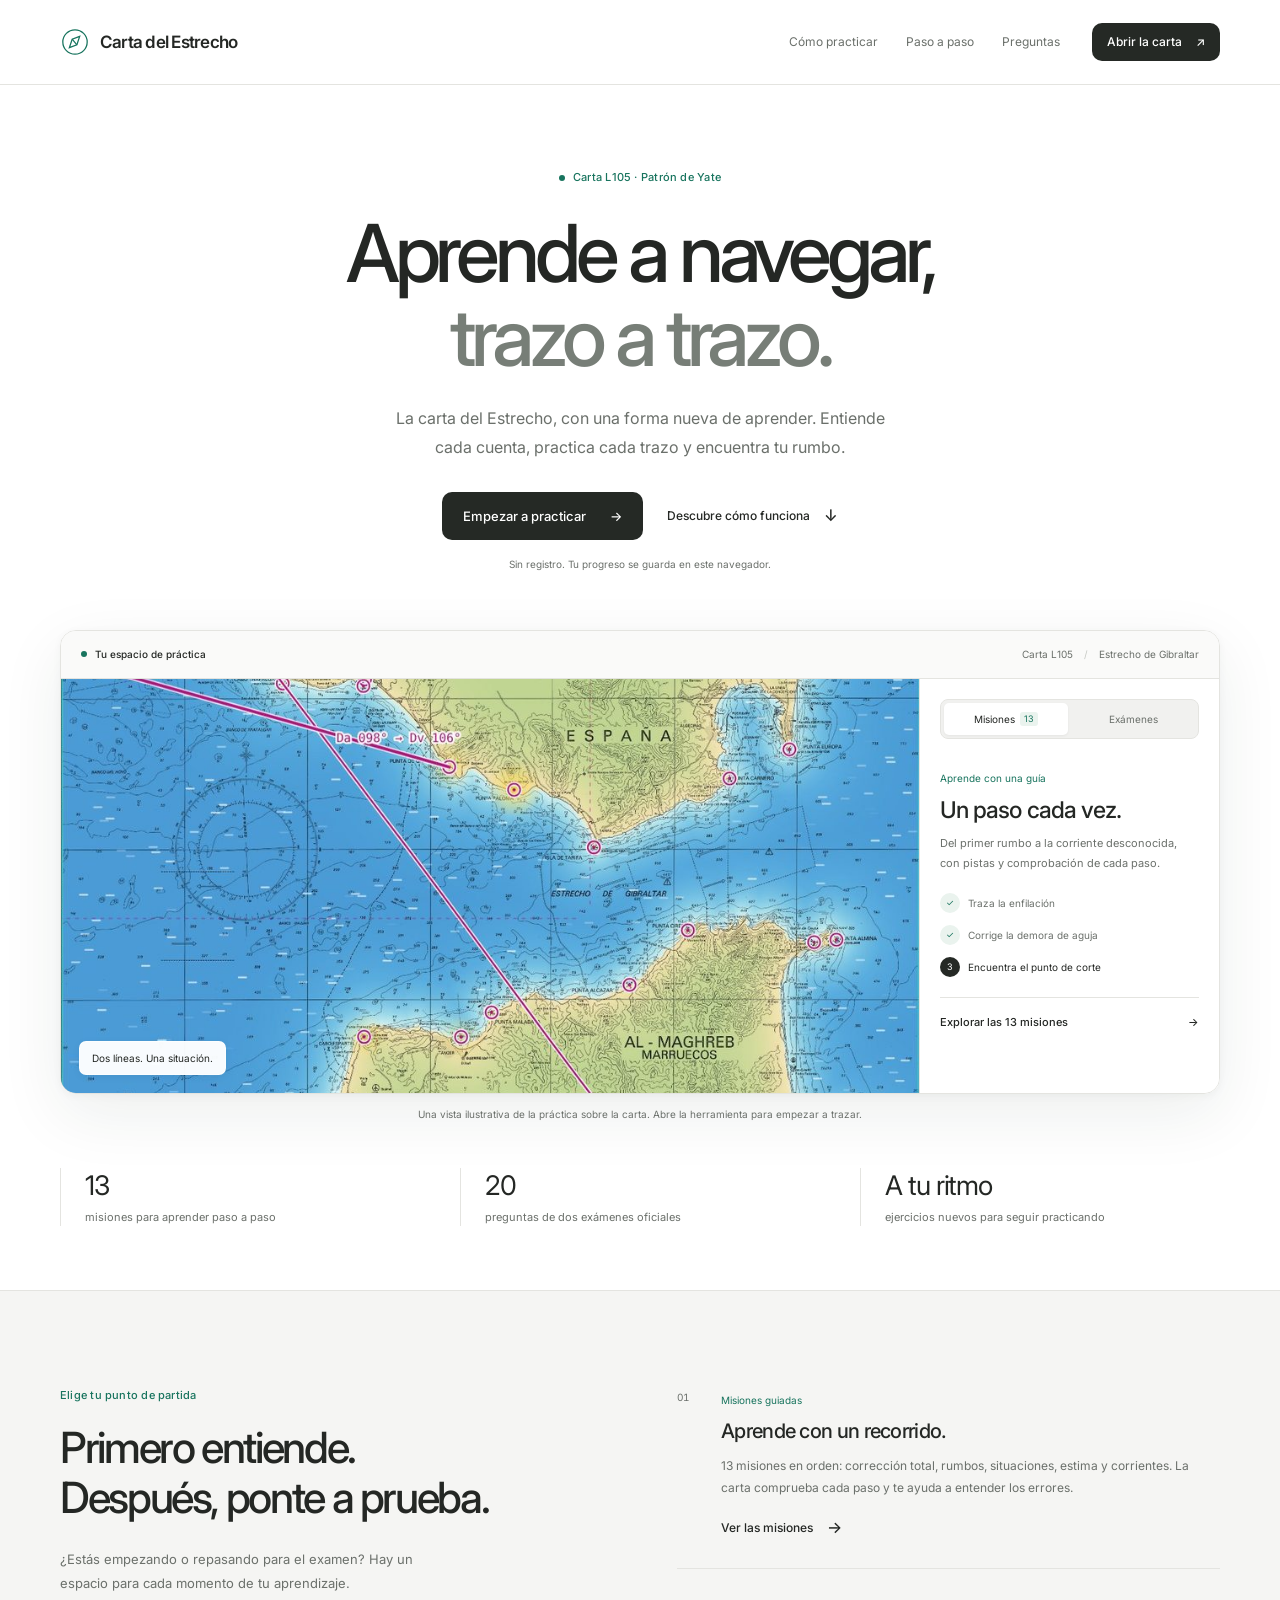
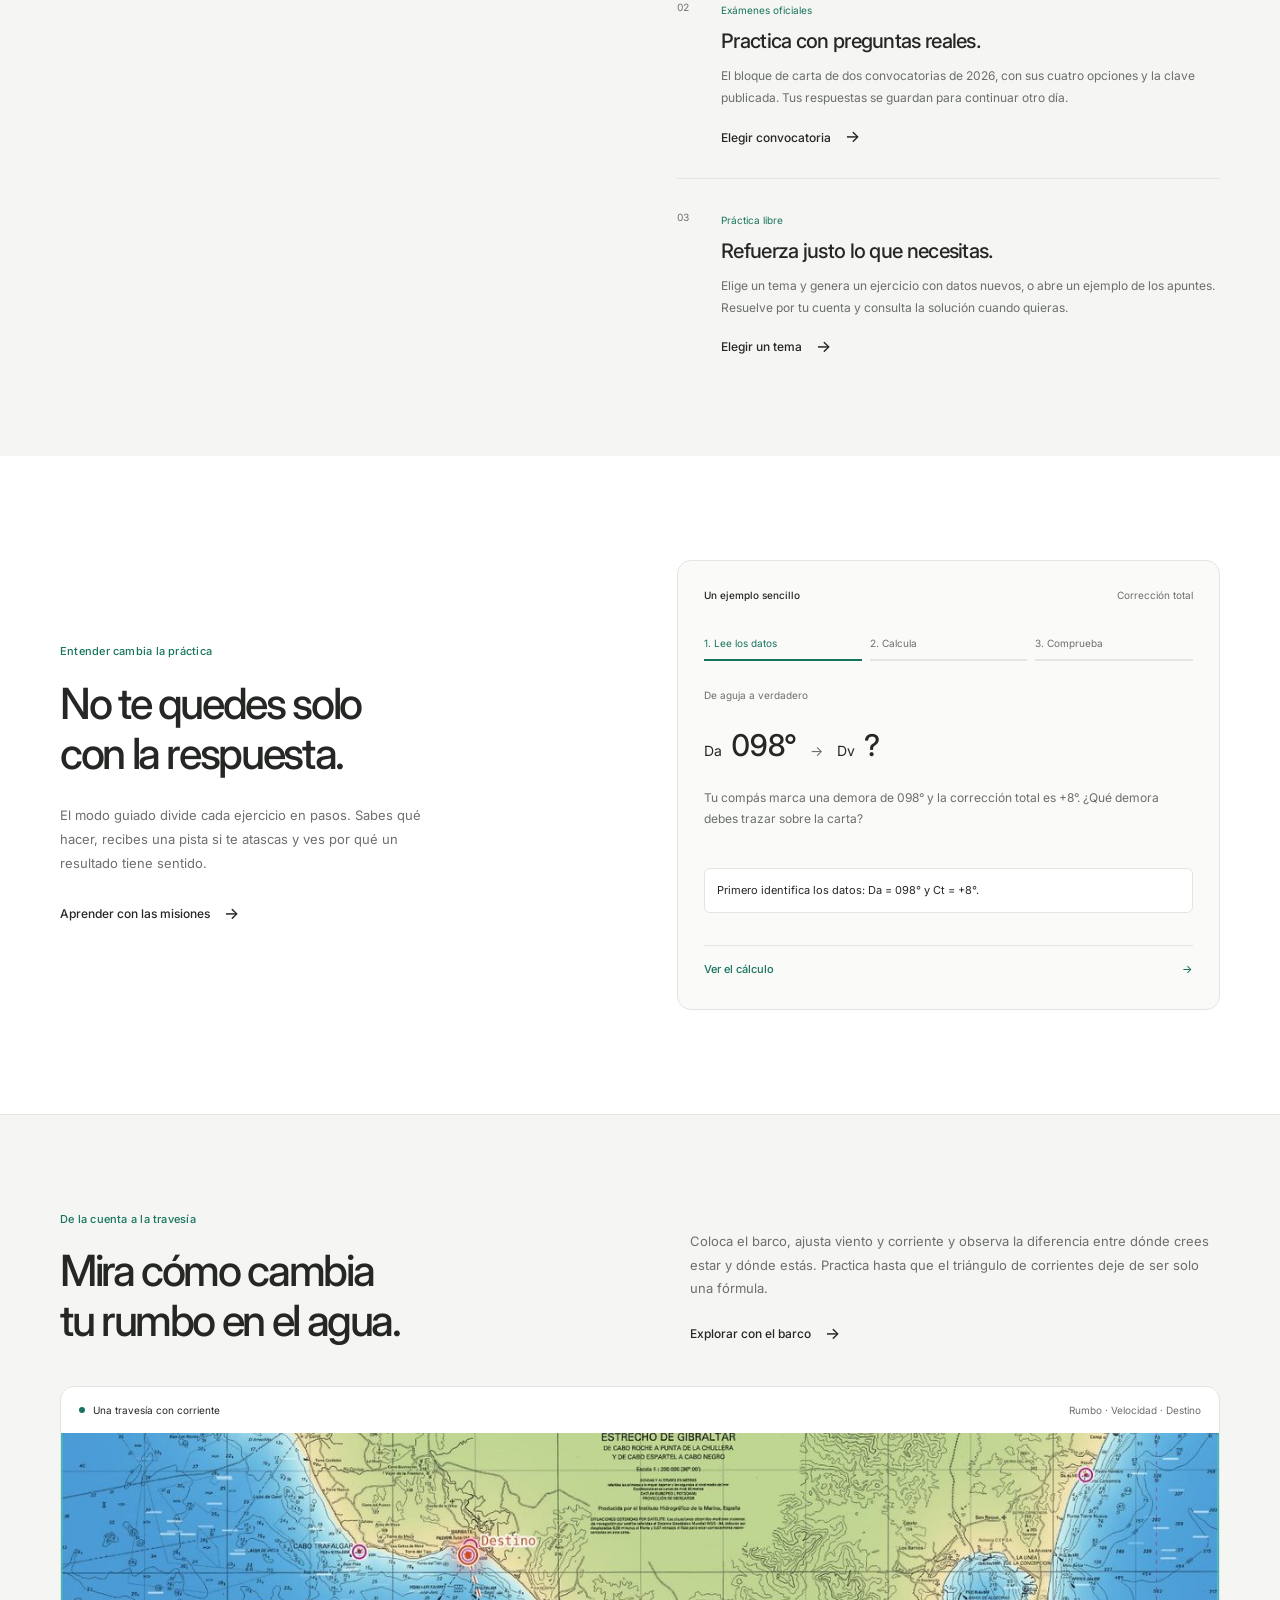
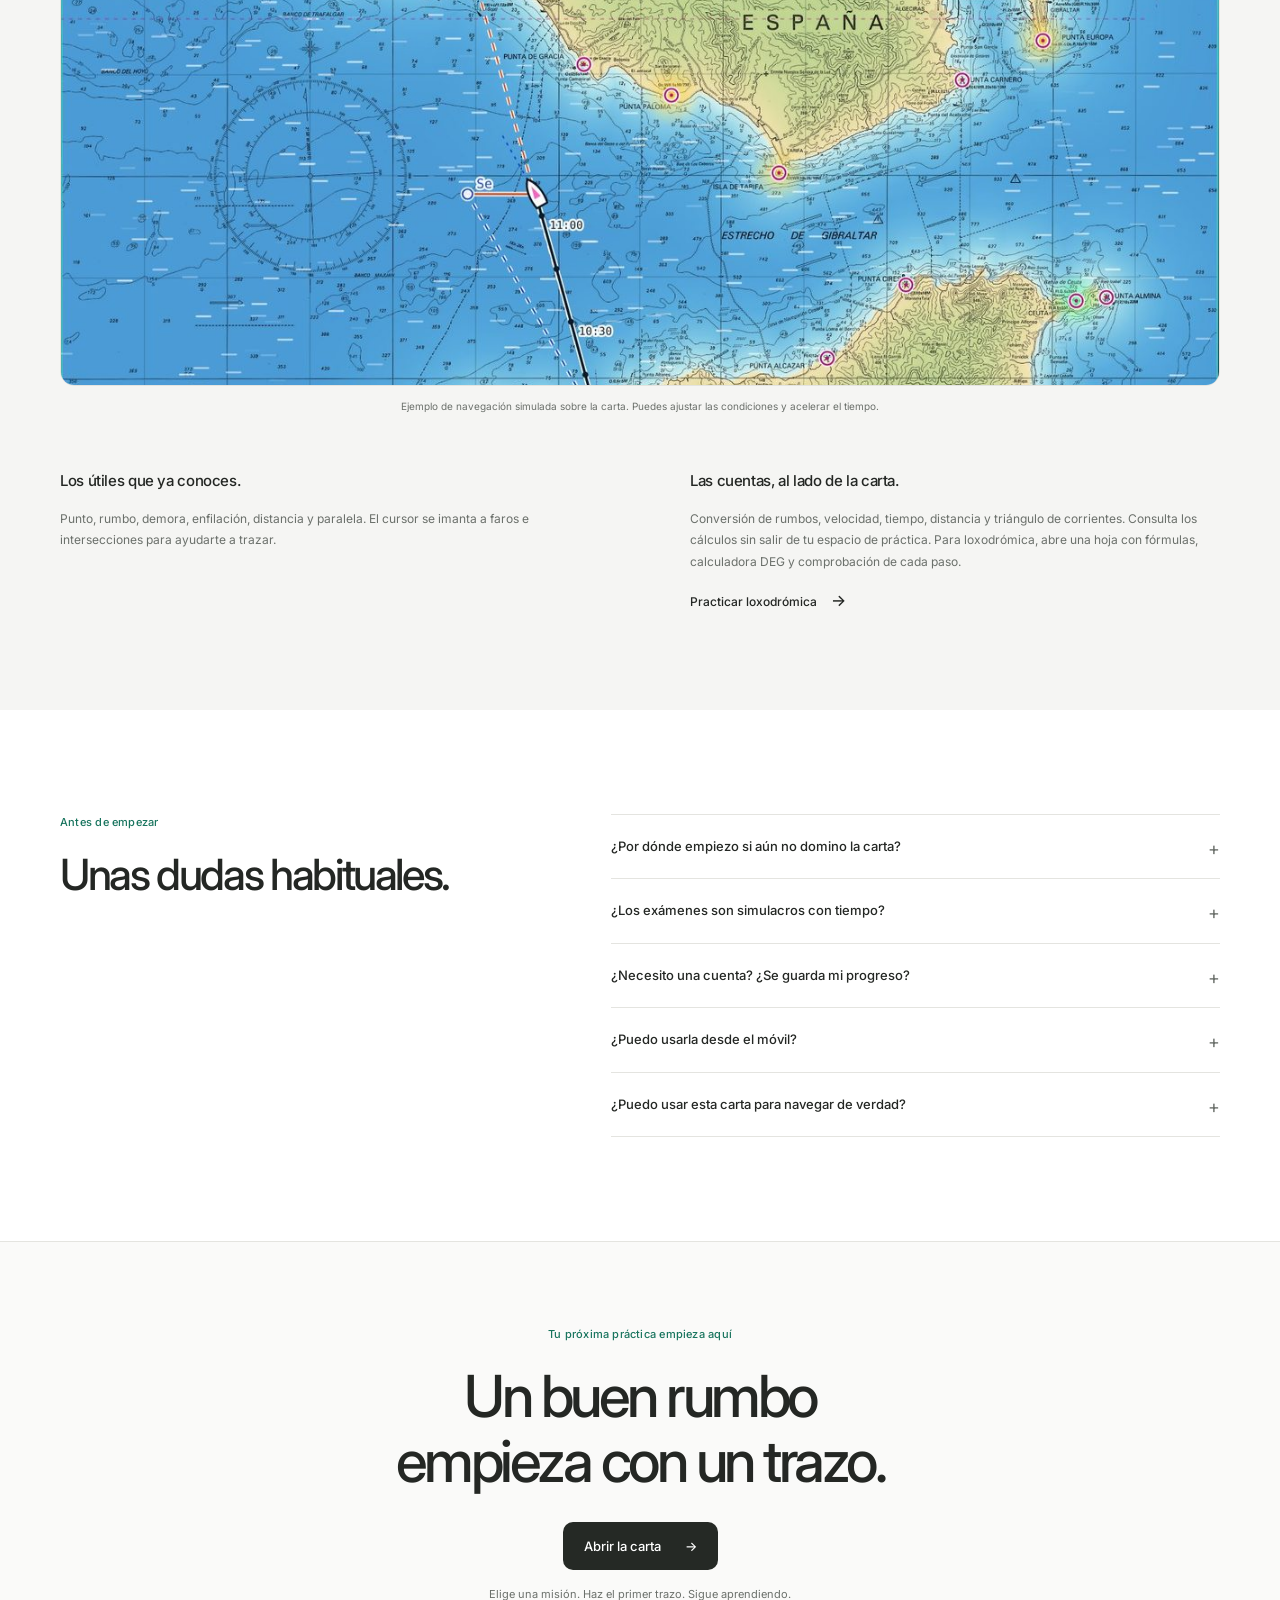
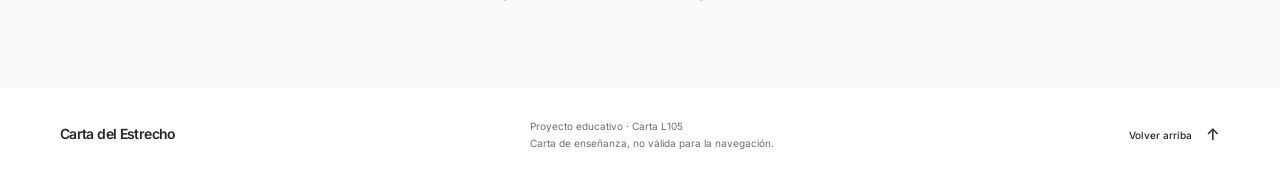
<file: index.html>
<!doctype html>
<html lang="es">
<head>
  <meta charset="utf-8">
  <meta name="viewport" content="width=device-width, initial-scale=1">
  <meta name="theme-color" content="#f5f5f3">
  <title>Carta del Estrecho · Aprende a navegar, trazo a trazo</title>
  <meta name="description" content="Practica la carta L105 del Estrecho: 13 misiones guiadas, preguntas oficiales de Patrón de Yate, ejercicios libres y un barco para explorar viento y corriente.">
  <meta property="og:title" content="Carta del Estrecho · Aprende a navegar, trazo a trazo">
  <meta property="og:description" content="Tu espacio de práctica para la carta de Patrón de Yate. Aprende paso a paso o pon a prueba lo que sabes.">
  <meta property="og:image" content="img/guiado.jpg">
  <link rel="preconnect" href="https://fonts.googleapis.com">
  <link rel="preconnect" href="https://fonts.gstatic.com" crossorigin>
  <link href="https://fonts.googleapis.com/css2?family=Inter:wght@400;500;600;700&display=swap" rel="stylesheet">
  <link rel="stylesheet" href="theme.css">
  <link rel="stylesheet" href="styles.css">
  <script src="landing.js" defer></script>
</head>
<body>
  <a class="skip-link" href="#contenido">Saltar al contenido</a>
  <header class="site-header">
    <div class="container header-inner">
      <a class="site-brand" href="index.html" aria-label="Carta del Estrecho, inicio">
        <svg class="brand-symbol" viewBox="0 0 32 32" fill="none" aria-hidden="true"><circle cx="16" cy="16" r="13"/><path d="m21 10-3 9-8 3 3-9 8-3Z"/><path d="m13 13 5 6"/></svg>
        <span>Carta del Estrecho</span>
      </a>
      <nav class="site-nav" aria-label="Navegación principal">
        <a href="#practicar">Cómo practicar</a>
        <a href="#como">Paso a paso</a>
        <a href="#preguntas">Preguntas</a>
      </nav>
      <a class="button button-small" href="carta/index.html">Abrir la carta <span aria-hidden="true">↗</span></a>
    </div>
  </header>

  <main id="contenido">
    <section class="hero container" aria-labelledby="hero-title">
      <div class="hero-copy">
        <p class="eyebrow"><span class="status-dot" aria-hidden="true"></span> Carta L105 · Patrón de Yate</p>
        <h1 id="hero-title">Aprende a navegar,<br><span>trazo a trazo.</span></h1>
        <p class="hero-description">La carta del Estrecho, con una forma nueva de aprender. Entiende cada cuenta, practica cada trazo y encuentra tu rumbo.</p>
        <div class="hero-actions">
          <a class="button" href="carta/index.html#misiones">Empezar a practicar <span aria-hidden="true">→</span></a>
          <a class="text-link" href="#como">Descubre cómo funciona <span aria-hidden="true">↓</span></a>
        </div>
        <p class="hero-note">Sin registro. Tu progreso se guarda en este navegador.</p>
      </div>

      <figure class="product-figure">
        <div class="product-preview">
          <div class="preview-topbar" aria-hidden="true">
            <span class="preview-title"><span class="status-dot"></span> Tu espacio de práctica</span>
            <span>Carta L105 <span class="preview-divider">/</span> Estrecho de Gibraltar</span>
          </div>
          <div class="preview-workspace">
            <div class="preview-chart">
              <svg viewBox="150 270 1018 628" preserveAspectRatio="xMidYMid slice" role="img" aria-label="Ejemplo de una enfilación y una demora trazadas sobre la carta del Estrecho">
                <image href="img/guiado.jpg" x="0" y="0" width="1600" height="1000"/>
              </svg>
              <span class="map-caption">Dos líneas. Una situación.</span>
            </div>
            <div class="preview-notebook">
              <div class="preview-tabs" role="tablist" aria-label="Vista de ejemplo">
                <button id="preview-tab-misiones" role="tab" data-preview="misiones" aria-controls="preview-misiones" aria-selected="true">Misiones <span>13</span></button>
                <button id="preview-tab-examenes" role="tab" data-preview="examenes" aria-controls="preview-examenes" aria-selected="false" tabindex="-1">Exámenes</button>
              </div>
              <div id="preview-misiones" role="tabpanel" aria-labelledby="preview-tab-misiones">
                <span class="preview-kicker">Aprende con una guía</span>
                <h2>Un paso cada vez.</h2>
                <p>Del primer rumbo a la corriente desconocida, con pistas y comprobación de cada paso.</p>
                <ol class="preview-checklist">
                  <li><span aria-hidden="true">✓</span> Traza la enfilación</li>
                  <li><span aria-hidden="true">✓</span> Corrige la demora de aguja</li>
                  <li class="current"><span aria-hidden="true">3</span> Encuentra el punto de corte</li>
                </ol>
                <a class="preview-link" href="carta/index.html#misiones">Explorar las 13 misiones <span aria-hidden="true">→</span></a>
              </div>
              <div id="preview-examenes" role="tabpanel" aria-labelledby="preview-tab-examenes" hidden>
                <span class="preview-kicker">Pon a prueba lo que sabes</span>
                <h2>A tu ritmo.</h2>
                <p>Dos convocatorias de 2026. Preguntas oficiales con cuatro opciones, corrección y ayuda cuando la necesites.</p>
                <div class="preview-exam-list"><span>Abril de 2026 <strong>10 preguntas</strong></span><span>Junio de 2026 <strong>10 preguntas</strong></span></div>
                <a class="preview-link" href="carta/index.html#examenes">Elegir un examen <span aria-hidden="true">→</span></a>
              </div>
            </div>
          </div>
        </div>
        <figcaption>Una vista ilustrativa de la práctica sobre la carta. Abre la herramienta para empezar a trazar.</figcaption>
      </figure>

      <dl class="hero-facts">
        <div><dt>13</dt><dd>misiones para aprender paso a paso</dd></div>
        <div><dt>20</dt><dd>preguntas de dos exámenes oficiales</dd></div>
        <div><dt>A tu ritmo</dt><dd>ejercicios nuevos para seguir practicando</dd></div>
      </dl>
    </section>

    <section id="practicar" class="practice-section section-border" aria-labelledby="practice-title">
      <div class="container practice-layout">
        <div class="section-heading">
          <p class="eyebrow">Elige tu punto de partida</p>
          <h2 id="practice-title">Primero entiende.<br>Después, ponte a prueba.</h2>
          <p>¿Estás empezando o repasando para el examen? Hay un espacio para cada momento de tu aprendizaje.</p>
        </div>
        <div class="practice-paths">
          <article class="practice-path">
            <span class="path-number">01</span>
            <div><span class="path-label">Misiones guiadas</span><h3>Aprende con un recorrido.</h3><p>13 misiones en orden: corrección total, rumbos, situaciones, estima y corrientes. La carta comprueba cada paso y te ayuda a entender los errores.</p><a class="text-link" href="carta/index.html#misiones">Ver las misiones <span aria-hidden="true">→</span></a></div>
          </article>
          <article class="practice-path">
            <span class="path-number">02</span>
            <div><span class="path-label">Exámenes oficiales</span><h3>Practica con preguntas reales.</h3><p>El bloque de carta de dos convocatorias de 2026, con sus cuatro opciones y la clave publicada. Tus respuestas se guardan para continuar otro día.</p><a class="text-link" href="carta/index.html#examenes">Elegir convocatoria <span aria-hidden="true">→</span></a></div>
          </article>
          <article class="practice-path">
            <span class="path-number">03</span>
            <div><span class="path-label">Práctica libre</span><h3>Refuerza justo lo que necesitas.</h3><p>Elige un tema y genera un ejercicio con datos nuevos, o abre un ejemplo de los apuntes. Resuelve por tu cuenta y consulta la solución cuando quieras.</p><a class="text-link" href="carta/index.html#practica">Elegir un tema <span aria-hidden="true">→</span></a></div>
          </article>
        </div>
      </div>
    </section>

    <section id="como" class="how-section container" aria-labelledby="how-title">
      <div class="section-heading how-heading">
        <p class="eyebrow">Entender cambia la práctica</p>
        <h2 id="how-title">No te quedes solo<br>con la respuesta.</h2>
        <p>El modo guiado divide cada ejercicio en pasos. Sabes qué hacer, recibes una pista si te atascas y ves por qué un resultado tiene sentido.</p>
        <a class="text-link" href="carta/index.html#misiones">Aprender con las misiones <span aria-hidden="true">→</span></a>
      </div>
      <div class="guide-demo" aria-label="Ejemplo de cómo funciona la ayuda">
        <div class="demo-topline"><span>Un ejemplo sencillo</span><span>Corrección total</span></div>
        <div class="demo-tabs" role="tablist" aria-label="Pasos del ejemplo">
          <button id="demo-tab-0" role="tab" data-demo="0" aria-controls="demo-panel" aria-selected="true">1. Lee los datos</button>
          <button id="demo-tab-1" role="tab" data-demo="1" aria-controls="demo-panel" aria-selected="false" tabindex="-1">2. Calcula</button>
          <button id="demo-tab-2" role="tab" data-demo="2" aria-controls="demo-panel" aria-selected="false" tabindex="-1">3. Comprueba</button>
        </div>
        <div id="demo-panel" role="tabpanel" aria-labelledby="demo-tab-0" tabindex="0">
          <p class="demo-label" id="demo-label">De aguja a verdadero</p>
          <div class="demo-equation" id="demo-equation">Da <strong>098°</strong> <span>→</span> Dv <strong>?</strong></div>
          <p id="demo-description">Tu compás marca una demora de 098° y la corrección total es +8°. ¿Qué demora debes trazar sobre la carta?</p>
          <div class="demo-feedback" id="demo-feedback">Primero identifica los datos: Da = 098° y Ct = +8°.</div>
        </div>
        <button class="demo-next" id="demo-next">Ver el cálculo <span aria-hidden="true">→</span></button>
      </div>
    </section>

    <section class="simulator-section section-border" aria-labelledby="sim-title">
      <div class="container">
        <div class="simulator-heading">
          <div class="section-heading"><p class="eyebrow">De la cuenta a la travesía</p><h2 id="sim-title">Mira cómo cambia<br>tu rumbo en el agua.</h2></div>
          <div class="simulator-copy"><p>Coloca el barco, ajusta viento y corriente y observa la diferencia entre dónde crees estar y dónde estás. Practica hasta que el triángulo de corrientes deje de ser solo una fórmula.</p><a class="text-link" href="carta/index.html#barco">Explorar con el barco <span aria-hidden="true">→</span></a></div>
        </div>
        <figure class="simulator-figure">
          <div class="simulator-frame">
            <div class="simulator-toolbar"><span><span class="status-dot" aria-hidden="true"></span> Una travesía con corriente</span><span>Rumbo · Velocidad · Destino</span></div>
            <svg viewBox="228 88 1286 757" preserveAspectRatio="xMidYMid slice" role="img" aria-label="Ejemplo del barco navegando desde Tánger hacia Barbate, con su estela, estima y destino">
              <image href="img/barco.jpg" x="0" y="0" width="1600" height="1000"/>
            </svg>
          </div>
          <figcaption>Ejemplo de navegación simulada sobre la carta. Puedes ajustar las condiciones y acelerar el tiempo.</figcaption>
        </figure>
        <div class="tool-notes">
          <div><h3>Los útiles que ya conoces.</h3><p>Punto, rumbo, demora, enfilación, distancia y paralela. El cursor se imanta a faros e intersecciones para ayudarte a trazar.</p></div>
          <div><h3>Las cuentas, al lado de la carta.</h3><p>Conversión de rumbos, velocidad, tiempo, distancia y triángulo de corrientes. Consulta los cálculos sin salir de tu espacio de práctica. Para loxodrómica, abre una hoja con fórmulas, calculadora DEG y comprobación de cada paso.</p><a class="text-link" href="carta/index.html#loxodromica">Practicar loxodrómica <span aria-hidden="true">→</span></a></div>
        </div>
      </div>
    </section>

    <section id="preguntas" class="faq-section container" aria-labelledby="faq-title">
      <div class="section-heading"><p class="eyebrow">Antes de empezar</p><h2 id="faq-title">Unas dudas habituales.</h2></div>
      <div class="faq-list">
        <details><summary>¿Por dónde empiezo si aún no domino la carta?</summary><p>Abre la pestaña Misiones y empieza por la primera: la corrección total. Las 13 misiones se desbloquean en orden. Tienes indicaciones y pistas para avanzar sin tener que saberlo todo de antemano.</p></details>
        <details><summary>¿Los exámenes son simulacros con tiempo?</summary><p>Son las preguntas del bloque de carta de dos convocatorias oficiales de 2026, en modo práctica: sin cronómetro, con corrección al responder y ayuda opcional. Puedes saltar entre preguntas y continuar más adelante.</p></details>
        <details><summary>¿Necesito una cuenta? ¿Se guarda mi progreso?</summary><p>No necesitas registrarte. Las respuestas, las misiones completadas y los trazados se guardan en este navegador. Si cambias de dispositivo o borras sus datos, ese progreso no se traslada.</p></details>
        <details><summary>¿Puedo usarla desde el móvil?</summary><p>La interfaz se adapta a pantallas pequeñas. Para medir y trazar con más precisión y ver el cuaderno junto a la carta, resulta más cómodo usar un ordenador o una pantalla grande.</p></details>
        <details><summary>¿Puedo usar esta carta para navegar de verdad?</summary><p>Es un proyecto educativo sobre una carta de enseñanza. Sirve para practicar y preparar el bloque de carta de Patrón de Yate; no es válida para la navegación real.</p></details>
      </div>
    </section>

    <section class="closing-section section-border">
      <div class="container closing-inner"><p class="eyebrow">Tu próxima práctica empieza aquí</p><h2>Un buen rumbo<br>empieza con un trazo.</h2><a class="button" href="carta/index.html#misiones">Abrir la carta <span aria-hidden="true">→</span></a><p>Elige una misión. Haz el primer trazo. Sigue aprendiendo.</p></div>
    </section>
  </main>

  <footer class="site-footer container">
    <a class="site-brand" href="index.html">Carta del Estrecho</a>
    <p>Proyecto educativo · Carta L105<br>Carta de enseñanza, no válida para la navegación.</p>
    <a class="text-link" href="#contenido">Volver arriba <span aria-hidden="true">↑</span></a>
  </footer>
</body>
</html>
</file>
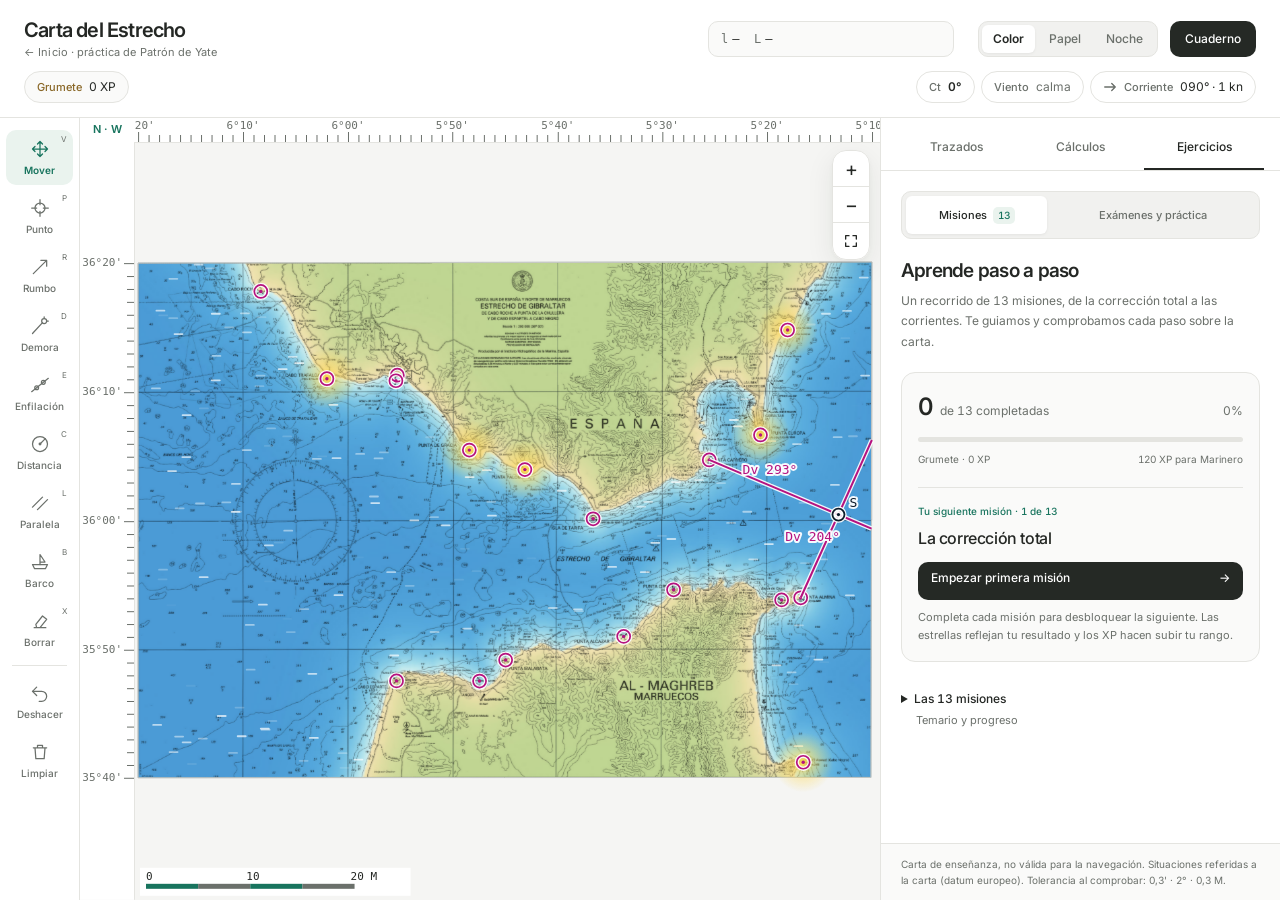
<file: carta/index.html>
<!DOCTYPE html>
<html lang="es">
<head>
<meta charset="utf-8">
<meta name="viewport" content="width=device-width, initial-scale=1">
<title>Carta del Estrecho PY</title>
<link rel="preconnect" href="https://fonts.googleapis.com">
<link rel="preconnect" href="https://fonts.gstatic.com" crossorigin>
<link href="https://fonts.googleapis.com/css2?family=Inter:wght@400;500;600;700&display=swap" rel="stylesheet">
<link rel="stylesheet" href="../theme.css">
<link rel="stylesheet" href="styles.css">
<script src="loxodromica.js"></script>
</head>
<body data-tema="color">
<header>
  <a class="brand" href="../index.html" title="Volver al inicio"><b>Carta del <i>Estrecho</i></b><span>← Inicio · práctica de Patrón de Yate</span></a>
  <div class="readout" id="readout" aria-live="off"><i>l</i>—&nbsp;&nbsp;<i>L</i>—</div>
  <button class="chip rank" id="chipRank" title="Tu rango en la travesía"></button>
  <div class="conds" id="conds" role="group" aria-label="Condiciones de navegación">
    <button class="chip" id="chipCt" data-pop="ct" title="Corrección total de la aguja"></button>
    <button class="chip" id="chipW" data-pop="viento" title="Viento y abatimiento"></button>
    <button class="chip" id="chipC" data-pop="corriente" title="Corriente"></button>
  </div>
  <div class="hbtns">
    <div class="seg" id="tema" role="group" aria-label="Aspecto de la carta">
      <button data-tema="color" aria-pressed="true">Color</button><button data-tema="papel" aria-pressed="false">Papel</button><button data-tema="noche" aria-pressed="false">Noche</button>
    </div>
    <button id="togglePanel" title="Mostrar u ocultar el cuaderno">Cuaderno</button>
  </div>
</header>
<div class="pop glass" id="pop" role="dialog" aria-label="Condiciones de navegación" hidden>
  <div class="pophead"><b>Condiciones</b><button class="x" id="popX" aria-label="Cerrar">×</button></div>
  <section id="sec-ct">
    <h4>Corrección total</h4>
    <div class="ctgrid">
      <svg id="ctDia" viewBox="0 0 150 132" role="img" aria-label="Esquema de los nortes verdadero, magnético y de aguja"></svg>
      <div><div class="ctsum" id="ctSum"></div>
        <p class="hint">Este (E) suma y abre a la derecha. Oeste (W) resta y abre a la izquierda. Esquema sin escala.</p></div>
    </div>
    <h4>Convertir un rumbo o una demora</h4>
    <div class="conv"><label>De aguja<input id="cvA" inputmode="decimal" placeholder="Ra · Da"></label><span class="mid" id="cvMid"></span><label>Verdadero<input id="cvV" inputmode="decimal" placeholder="Rv · Dv"></label></div>
    <p class="hint">En la carta se traza siempre el verdadero. Lo de aguja se convierte antes de trazar; lo medido en la carta, antes de dárselo al timonel.</p>
    <h4>De dónde sale la Ct</h4>
    <div class="row"><span class="way">1</span><label for="dmVal">dm</label><input class="n s" id="dmVal" inputmode="decimal" value="0"><select id="dmSig" aria-label="Signo de la declinación"><option value="-1">W</option><option value="1">E</option></select>
      <label for="dvVal">+ desvío</label><input class="n s" id="dvVal" inputmode="decimal" value="0"><select id="dvSig" aria-label="Signo del desvío"><option value="-1">W</option><option value="1">E</option></select></div>
    <div class="row" style="margin-left:23px"><label for="dmYear">dm de la carta en</label><input class="n s" id="dmYear" inputmode="numeric" value="2026"><button class="btn alt" id="dmUse">Usar</button><span class="hint" id="dmRes" style="margin:0"></span></div>
    <div class="row"><span class="way">2</span><label for="enDv">Enfilación: Dv en la carta</label><input class="n s" id="enDv" inputmode="decimal"><label for="enDa">− Da</label><input class="n s" id="enDa" inputmode="decimal"><span class="cv" id="enCt"></span><button class="btn alt" id="enUse">Usar</button></div>
    <div class="row"><span class="way">3</span><label for="poZa">Polar: Za</label><input class="n s" id="poZa" inputmode="decimal"><span class="cv" id="poCt"></span><button class="btn alt" id="poUse">Usar</button></div>
    <p class="hint">La Ct elegida se aplica a todo lo que escribas como Ra o Da y al barco.</p>
  </section>
  <section id="sec-viento">
    <h4>Viento</h4>
    <div class="row"><label for="wDir">Viene del</label><select id="wDir"><option value="">Calma</option><option value="N">N</option><option value="NE">NE</option><option value="E">E (levante)</option><option value="SE">SE</option><option value="S">S</option><option value="SW">SW</option><option value="W">W (poniente)</option><option value="NW">NW</option></select>
      <label for="wAb">abate</label><input class="n s" id="wAb" inputmode="decimal" value="5"><label>°</label></div>
    <p class="hint">Si entra por estribor abate a babor (−); por babor, a estribor (+). Rs = Rv + abatimiento.</p>
  </section>
  <section id="sec-corriente">
    <h4>Corriente</h4>
    <div class="row"><label for="cRc">Rc</label><input class="n s" id="cRc" inputmode="decimal" value="090"><label>°</label>
      <label for="cIh">Ihc</label><input class="n s" id="cIh" inputmode="decimal" value="1"><label>kn · 0 = sin corriente</label></div>
    <p class="hint">Rc es hacia dónde va el agua. La verás fluir sobre la mar.</p>
  </section>
</div>
<main>
  <nav class="rail" id="rail" aria-label="Útiles de dibujo">
    <button data-tool="mover" title="Mover la carta y seleccionar trazados"><svg viewBox="0 0 24 24"><path d="M12 3v18M3 12h18M12 3l-3 3M12 3l3 3M12 21l-3-3M12 21l3-3M3 12l3-3M3 12l3 3M21 12l-3-3M21 12l-3 3"/></svg>Mover<kbd>V</kbd></button>
    <button data-tool="punto" title="Situar un punto"><svg viewBox="0 0 24 24"><circle cx="12" cy="12" r="6"/><path d="M12 2v6M12 16v6M2 12h6M16 12h6"/></svg>Punto<kbd>P</kbd></button>
    <button data-tool="rumbo" title="Rumbo y distancia entre dos puntos, o vector desde un punto"><svg viewBox="0 0 24 24"><path d="M4 20L20 4M20 4h-7M20 4v7"/></svg>Rumbo<kbd>R</kbd></button>
    <button data-tool="demora" title="Demora a un faro"><svg viewBox="0 0 24 24"><circle cx="17" cy="6" r="3"/><path d="M15 8L3 21"/><path d="M17 1v1.5M22 6h-1.5"/></svg>Demora<kbd>D</kbd></button>
    <button data-tool="enfil" title="Enfilación u oposición de dos puntos"><svg viewBox="0 0 24 24"><path d="M2 20L22 4"/><circle cx="8" cy="15.2" r="2.3"/><circle cx="16" cy="8.8" r="2.3"/></svg>Enfilación<kbd>E</kbd></button>
    <button data-tool="circ" title="Círculo de distancia (compás)"><svg viewBox="0 0 24 24"><circle cx="12" cy="12" r="9"/><path d="M12 12l6.4-6.4"/><circle cx="12" cy="12" r="1" fill="currentColor"/></svg>Distancia<kbd>C</kbd></button>
    <button data-tool="paralela" title="Paralela a una línea por un punto (traslado de demora)"><svg viewBox="0 0 24 24"><path d="M3 17L15 5M9 20L21 8"/></svg>Paralela<kbd>L</kbd></button>
    <button data-tool="barco" title="Barco: navega con rumbo, velocidad, viento y corriente"><svg viewBox="0 0 24 24"><path d="M3 15h18l-2.5 5h-13z"/><path d="M12 15V3l6 9h-6"/></svg>Barco<kbd>B</kbd></button>
    <button data-tool="borrar" title="Borrar un trazado"><svg viewBox="0 0 24 24"><path d="M5 20h14M7 16l8-10 5 4-8 10H8z"/></svg>Borrar<kbd>X</kbd></button>
    <hr>
    <button id="undo" title="Deshacer (Ctrl+Z)"><svg viewBox="0 0 24 24"><path d="M8 5L3 10l5 5"/><path d="M3 10h11a6 6 0 010 12h-3"/></svg>Deshacer</button>
    <button id="clear" title="Borrar todos los trazados"><svg viewBox="0 0 24 24"><path d="M4 7h16M9 7V4h6v3M6 7l1 13h10l1-13"/></svg>Limpiar</button>
  </nav>

  <div id="stage">
    <div id="map">
      <img id="base" src="base_dia.jpg" alt="" draggable="false">
      <img id="baseN" alt="" draggable="false">
      <img id="ink" src="tinta.jpg" alt="Carta L105 del Estrecho de Gibraltar" draggable="false">
    </div>
    <canvas id="ov"></canvas>
    <section class="strip glass" id="strip" aria-live="polite" hidden></section>
    <section class="boatbar glass" id="boatbar" aria-label="Barco" hidden></section>
    <div class="zoomctl glass" role="group" aria-label="Zoom"><button id="zIn" title="Acercar" aria-label="Acercar">+</button><button id="zOut" title="Alejar" aria-label="Alejar">−</button><button id="zFit" title="Ver la carta entera" aria-label="Ver la carta entera"><svg viewBox="0 0 24 24"><path d="M4 9V4h5M20 9V4h-5M4 15v5h5M20 15v5h-5"/></svg></button></div>
    <section class="gbar glass" id="gbar" aria-live="polite" hidden></section>
    <div class="hud num" id="hud"></div>
  </div>

  <section id="loxWorkspace" class="lox-workspace" aria-labelledby="lox-title" hidden></section>

  <aside id="panel">
    <div class="tabs" role="tablist">
      <button role="tab" data-tab="trazados" aria-selected="false">Trazados</button>
      <button role="tab" data-tab="calculos" aria-selected="false">Cálculos</button>
      <button role="tab" data-tab="ejercicios" aria-selected="true">Ejercicios</button>
    </div>
    <div class="pane" id="pane-trazados" hidden></div>
    <div class="pane" id="pane-calculos" hidden>
      <div class="calc">
        <h4>Escalera de rumbos</h4>
        <div class="lad">
          <div class="rung"><label for="ldA">Ra</label><input id="ldA" inputmode="decimal" value="140"><span>de aguja: lo que marca el compás</span></div>
          <div class="op" id="ldOp1"></div>
          <div class="rung"><label for="ldV">Rv</label><input id="ldV" inputmode="decimal"><span>verdadero</span></div>
          <div class="op" id="ldOp2"></div>
          <div class="rung"><label for="ldS">Rs</label><input id="ldS" inputmode="decimal"><span>de superficie: el que se traza con viento</span></div>
        </div>
        <div class="row"><label for="rbAb">Abatimiento</label><input class="n s" id="rbAb" inputmode="decimal" value="0"><select id="rbAbS" aria-label="Banda del abatimiento"><option value="1">a estribor (+)</option><option value="-1">a babor (−)</option></select></div>
        <div class="hint">Escribe en cualquier peldaño y salen los otros. Bajando se suma con su signo; subiendo se resta. Usa la Ct de Condiciones. Con corriente, el triángulo de abajo da el Ref.</div>
        <details class="glos"><summary>Qué significa cada sigla</summary><dl>
          <dt>Ra · Da</dt><dd>Rumbo y demora de aguja: lo que se lee en el compás.</dd>
          <dt>Rv · Dv</dt><dd>Rumbo y demora verdaderos: lo que se traza y se mide en la carta.</dd>
          <dt>dm</dt><dd>Declinación magnética: la da la rosa de la carta y cambia cada año.</dd>
          <dt>Δ</dt><dd>Desvío: error propio del compás del barco a cada rumbo.</dd>
          <dt>Ct</dt><dd>Corrección total = dm + Δ. Verdadero = aguja + Ct.</dd>
          <dt>Rs</dt><dd>Rumbo de superficie = Rv + abatimiento por el viento.</dd>
          <dt>Ref</dt><dd>Rumbo efectivo: el que se sigue sobre el fondo con corriente.</dd>
          <dt>M</dt><dd>Marcación: ángulo desde la proa. Dv = Rv ± M (Er +, Br −).</dd>
        </dl></details>
      </div>
      <div class="calc">
        <h4>Velocidad, tiempo y distancia</h4>
        <div class="row"><label for="vtdV">V</label><input class="n" id="vtdV" inputmode="decimal" value="8"><label>kn</label>
          <label for="vtdT">t</label><input class="n" id="vtdT" inputmode="decimal" value="45"><label>min</label>
          <label for="vtdD">D</label><input class="n" id="vtdD" inputmode="decimal" value=""><label>M</label></div>
        <div class="res" id="vtdRes"></div>
        <div class="hint">Deja en blanco el dato que quieres calcular.</div>
      </div>
      <div class="calc">
        <h4>Triángulo de corrientes</h4>
        <div class="row"><select id="trMode" aria-label="Qué se quiere calcular">
          <option value="a">Hallar rumbo y velocidad efectivos</option>
          <option value="b">Hallar el rumbo a gobernar</option>
          <option value="c">Hallar rumbo y velocidad para llegar a una hora</option>
          <option value="d">Hallar la corriente</option></select></div>
        <div id="trIn"></div>
        <div class="res" id="trRes"></div>
        <div class="row"><button class="btn alt" id="trDraw">Trazar desde el punto seleccionado</button></div>
        <div class="hint">Rc e Ihc se rellenan con la corriente de Condiciones. Rumbos verdaderos (o de superficie si hay viento); el triángulo se traza para una hora.</div>
      </div>
      <div class="calc">
        <h4>Estima analítica (loxodrómica)</h4>
        <div class="row"><label>Salida l</label><input class="n s" id="lxLaD" inputmode="numeric" value="36" aria-label="Grados de latitud de salida"><label>°</label><input class="n s" id="lxLaM" inputmode="decimal" value="00,0" aria-label="Minutos de latitud de salida"><select id="lxLaS" aria-label="Hemisferio"><option value="1">N</option><option value="-1">S</option></select>
          <label>L</label><input class="n s" id="lxLoD" inputmode="numeric" value="006" aria-label="Grados de longitud de salida"><label>°</label><input class="n s" id="lxLoM" inputmode="decimal" value="20,0" aria-label="Minutos de longitud de salida"><select id="lxLoS" aria-label="Este u oeste"><option value="-1">W</option><option value="1">E</option></select></div>
        <div class="row"><label for="lxR">Rumbo</label><input class="n s" id="lxR" inputmode="decimal" value="293"><label>° Distancia</label><input class="n s" id="lxD" inputmode="decimal" value="45"><label>M</label></div>
        <div class="res" id="lxRes"></div>
        <div class="hint">Δl = D·cos R · A = D·sen R · ΔL = A / cos lm.</div>
        <div class="row"><button class="btn alt" id="lxPractice">Practicar loxodrómica paso a paso</button></div>
      </div>
    </div>
    <div class="pane" id="pane-ejercicios">
      <div class="learning-tabs" role="tablist" aria-label="Tipo de aprendizaje">
        <button id="learn-tab-misiones" role="tab" data-learning="misiones" aria-controls="learn-misiones" aria-selected="true">Misiones <span>13</span></button>
        <button id="learn-tab-practica" role="tab" data-learning="practica" aria-controls="learn-practica" aria-selected="false" tabindex="-1">Exámenes y práctica</button>
      </div>
      <section id="learn-misiones" class="learning-section" role="tabpanel" aria-labelledby="learn-tab-misiones">
        <div class="learning-intro">
          <h2>Aprende paso a paso</h2>
          <p>Un recorrido de 13 misiones, de la corrección total a las corrientes. Te guiamos y comprobamos cada paso sobre la carta.</p>
        </div>
        <div id="missionBox"></div>
        <div id="quest"></div>
      </section>
      <section id="learn-practica" class="learning-section" role="tabpanel" aria-labelledby="learn-tab-practica" hidden>
        <div class="learning-intro">
          <h2>Entrena a tu ritmo</h2>
          <p>Resuelve preguntas oficiales o elige un tema para practicar por tu cuenta. La ayuda y las soluciones están disponibles cuando las necesites.</p>
        </div>
        <div class="practice-modes" role="group" aria-label="Modalidad de práctica">
          <button data-practice="examen" aria-pressed="true">Exámenes oficiales</button>
          <button data-practice="libre" aria-pressed="false">Práctica libre</button>
        </div>
        <div class="exercise-picker">
          <div id="examFields" class="picker-field">
            <label for="examSel">Convocatoria</label>
            <select id="examSel"></select>
            <p class="hint">Bloque de carta: 10 preguntas con cuatro opciones. Sin cronómetro y con corrección al responder.</p>
          </div>
          <div id="practiceFields" class="picker-field" hidden>
            <label for="exSel">Qué quieres practicar</label>
            <select id="exSel" aria-describedby="practiceHint"></select>
            <p class="hint" id="practiceHint"></p>
          </div>
          <button class="btn" id="exLoad">Empezar examen</button>
        </div>
        <p id="practiceEmpty" class="learning-empty">Elige una convocatoria y pulsa «Empezar examen». Tus respuestas se guardan en este navegador.</p>
        <div id="exBox" tabindex="-1" aria-label="Actividad de práctica" hidden></div>
      </section>
    </div>
    <div class="foot">Carta de enseñanza, no válida para la navegación. Situaciones referidas a la carta (datum europeo). Tolerancia al comprobar: 0,3' · 2° · 0,3 M.</div>
  </aside>
</main>

<script>
(function(){
'use strict';
const $=s=>document.querySelector(s), $$=s=>[...document.querySelectorAll(s)];
const rad=d=>d*Math.PI/180, deg=r=>r*180/Math.PI, norm=a=>((a%360)+360)%360, n180=a=>{a=norm(a);return a>180?a-360:a};
const num=s=>{const v=parseFloat(String(s).replace(',','.').replace('−','-'));return isFinite(v)?v:NaN};
const esc=s=>String(s).replace(/[&<>"]/g,c=>({'&':'&amp;','<':'&lt;','>':'&gt;','"':'&quot;'}[c]));
const RM=matchMedia('(prefers-reduced-motion: reduce)').matches;

/* Keep canvas controls in sync with the CSS theme without reading styles every frame. */
const UI={};
function syncAppearance(){
  const style=getComputedStyle(document.body);
  for(const key of ['bg','panel','rule','rule-hover','text','muted','accent','on-accent','f-ui','f-mono']){
    UI[key]=style.getPropertyValue('--'+key).trim();
  }
}
syncAppearance();

/* ---------- Georreferenciación de la imagen (retícula de 10' medida sobre el escaneo) ---------- */
const psi=lat=>Math.log(Math.tan(Math.PI/4+lat*Math.PI/360))*10800/Math.PI;
const ipsi=n=>(2*Math.atan(Math.exp(n*Math.PI/10800))-Math.PI/2)*180/Math.PI;
const LONS=[-380,-370,-360,-350,-340,-330,-320,-310];
const G={
 U:{rows:[80,70,60],px:[
  [[327.54,226.72],[950.47,225.5],[1573.84,224.53],[2194.75,222.31],[2818.25,220.83],[3439.22,219.55],[4060.61,219.23],[4683.77,219.74]],
  [[327.59,992.92],[950.6,991.78],[1574.19,990.03],[2197.45,989.5],[2817.75,988.83],[3438.97,987.48],[4060.34,986.9],[4683.37,986.91]],
  [[327.63,1758.58],[950.73,1758.04],[1574.55,1754.32],[2200.16,1754.87],[2817.25,1753.78],[3438.71,1754.02],[4060.08,1754.37],[4682.96,1754.5]]]},
 L:{rows:[60,50,40],px:[
  [[327.67,1758.58],[950.87,1758.04],[1574.6,1754.32],[2199.54,1754.87],[2809.99,1754.0],[3434.84,1754.02],[4058.52,1754.37],[4681.43,1754.5]],
  [[327.58,2521.61],[950.51,2520.09],[1574.0,2518.96],[2198.5,2517.58],[2808.93,2516.31],[3433.45,2516.78],[4056.8,2517.26],[4679.51,2517.61]],
  [[327.5,3281.69],[950.15,3281.22],[1573.41,3279.9],[2197.45,3278.19],[2807.87,3278.09],[3432.06,3278.46],[4055.09,3279.03],[4677.59,3279.66]]]}
};
const NP={};[80,70,60,50,40].forEach(m=>NP[m]=psi(35+m/60));
function plane2px(p){
  const h=p.n>=NP[60]?G.U:G.L, j=p.n>=NP[h.rows[1]]?0:1, i=Math.min(6,Math.max(0,Math.floor((p.e+380)/10)));
  const u=(p.e-LONS[i])/10, nt=NP[h.rows[j]], nb=NP[h.rows[j+1]], v=(nt-p.n)/(nt-nb);
  const a=h.px[j][i],b=h.px[j][i+1],c=h.px[j+1][i],d=h.px[j+1][i+1];
  return [(1-u)*(1-v)*a[0]+u*(1-v)*b[0]+(1-u)*v*c[0]+u*v*d[0],(1-u)*(1-v)*a[1]+u*(1-v)*b[1]+(1-u)*v*c[1]+u*v*d[1]];
}
function px2plane(x,y){
  let e=-380+(x-327.5)/62.23, n=NP[80]-(y-222)/61.9;
  for(let k=0;k<25;k++){
    const [px,py]=plane2px({e,n}), h=0.01, [ax,ay]=plane2px({e:e+h,n}), [bx,by]=plane2px({e,n:n+h});
    const j11=(ax-px)/h,j21=(ay-py)/h,j12=(bx-px)/h,j22=(by-py)/h, det=j11*j22-j12*j21, dx=x-px, dy=y-py;
    const de=(j22*dx-j12*dy)/det, dn=(-j21*dx+j11*dy)/det; e+=de; n+=dn;
    if(Math.abs(de)+Math.abs(dn)<1e-7)break;
  }
  return {e,n};
}

/* ---------- Navegación loxodrómica sobre el plano Mercator ---------- */
const latOf=p=>ipsi(p.n), lonOf=p=>p.e/60;
const PL=(lat,lon)=>({e:lon*60,n:psi(lat)});
const brg=(a,b)=>norm(deg(Math.atan2(b.e-a.e,b.n-a.n)));
function dist(a,b){const la=latOf(a),lb=latOf(b),c=Math.atan2(b.e-a.e,b.n-a.n);
  if(Math.abs(Math.cos(c))>0.02)return Math.abs((lb-la)*60/Math.cos(c));
  return Math.abs(b.e-a.e)*Math.cos(rad((la+lb)/2));}
function dest(a,course,d){const c=rad(course),la=latOf(a),lb=la+d*Math.cos(c)/60,n=psi(lb);
  const e=Math.abs(Math.cos(c))>1e-6?a.e+(n-a.n)*Math.tan(c):a.e+d*Math.sin(c)/Math.cos(rad(la));
  return {e,n};}
const uv=c=>({e:Math.sin(rad(c)),n:Math.cos(rad(c))});
const roundPos=p=>PL(Math.round(latOf(p)*600)/600,Math.round(lonOf(p)*600)/600);
const inChart=p=>p.e>=-380&&p.e<=-310&&p.n>=NP[40]&&p.n<=NP[80];

/* ---------- Formatos ---------- */
const nf=(v,d=1)=>v.toFixed(d).replace('.',',').replace('-','−');
function f3(v,d=0){let s=norm(v).toFixed(d);if(parseFloat(s)>=360)s=(0).toFixed(d);const [i,f]=s.split('.');return i.padStart(3,'0')+(f?','+f:'')+'°';}
const fA=v=>f3(v,Math.abs(v-Math.round(v))>1e-6?1:0);
function dm_(x,d,pad){const h=Math.abs(x);let g=Math.floor(h+1e-9),m=(h-g)*60;if(+m.toFixed(d)>=60){g++;m=0}
  return String(g).padStart(pad,'0')+'° '+m.toFixed(d).padStart(d+3,'0').replace('.',',')+"'";}
const fLat=(lat,d=1)=>dm_(lat,d,2)+(lat>=0?' N':' S');
const fLon=(lon,d=1)=>dm_(lon,d,3)+(lon<0?' W':' E');
const fPos=(p,d=1)=>'l = '+fLat(latOf(p),d)+' · L = '+fLon(lonOf(p),d);
const isI=v=>Math.abs(v-Math.round(v))<1e-6;
const fEW=v=>v===0?'0°':nf(Math.abs(v),isI(v)?0:1)+'° '+(v<0?'W':'E');
const sg=(v,d)=>{if(d==null)d=isI(v)?0:1;return (v>0?'+':v<0?'−':'')+Math.abs(v).toFixed(d).replace('.',',');};
const hm=min=>{min=Math.round(min);return (min>=60?Math.floor(min/60)+' h ':'')+(min%60)+' min';};
const hhmm=m=>{m=((Math.round(m)%1440)+1440)%1440;return String(Math.floor(m/60)).padStart(2,'0')+':'+String(m%60).padStart(2,'0');};

/* ---------- Faros: posición del símbolo en la imagen y característica impresa en la carta ---------- */
const fl=(n,gap,dur)=>{const a=[];for(let i=0;i<n;i++)a.push([i*gap,i*gap+(dur||.55)]);return a;};
const LMPX={
 roche:['Cabo Roche',1056,395,'Fl(4)24s 20M',24,fl(4,2.4)],
 trafalgar:['Cabo Trafalgar',1448.3,912.8,'Fl(2+1)15s 22M',15,[[0,.55],[2.4,2.95],[7.4,7.95]]],
 barbate:['Barbate (faro)',1866.25,892,'Fl(2)WR 7s 10/7M',7,fl(2,1.8)],
 barbateR:['Barbate (luz roja)',1858,925,'Fl.R 4s 5M',4,fl(1,1),'r'],
 gracia:['Punta de Gracia',2293.75,1336.5,'Oc(2)5s 13M',5,[[.8,2.1],[2.9,5]]],
 paloma:['Punta Paloma',2623.5,1452.5,'Oc.WR 5s 10/7M',5,[[1.2,5]]],
 tarifa:['Isla de Tarifa',3028.5,1744.5,'Fl(3)WR 10s 26/18M',10,fl(3,2)],
 carnero:['Punta Carnero',3718,1395,'Fl(4)WR 20s 16/13M',20,fl(4,2.4)],
 europa:['Punta Europa',4022,1246.75,'Iso 10s 19M',10,[[0,5]]],
 almina:['Punta Almina',4260.75,2213.25,'Fl(2)10s 22M',10,fl(2,2.4)],
 cires:['Punta Cires',3506,2166,'Fl(3)10s 18M',10,fl(3,2)],
 alcazar:['Punta Alcázar',3210,2442.5,'Fl(4)12s 8M',12,fl(4,1.7)],
 malabata:['Punta Malabata',2509.25,2582.75,'Fl 5s 22M',5,fl(1,1)],
 espartel:['Cabo Espartel',1861.5,2706.75,'Fl(4)20s 30M',20,fl(4,2.4)],
 tanger:['Tánger (espigón)',2354.5,2707.5,'Fl(3)12s 14M',12,fl(3,2)],
 carbonera:['Punta Carbonera',4183,623.75,'Oc 4s 14M',4,[[1,4]]],
 negro:['Cabo Negro',4275.75,3189.5,'Oc 4s 20M',4,[[1,4]]],
 ceuta:['Ceuta (bocana)',4147.5,2226,'Fl.G 5s 10M',5,fl(1,1),'g']};
const LM={};Object.entries(LMPX).forEach(([k,[name,x,y,ch,P,on,col]],i)=>LM[k]={key:k,name,ch,P,on,col,ph:i*1.37,g:0,p:px2plane(x,y)});
const LMS=Object.values(LM);
const MAIN=['roche','trafalgar','gracia','paloma','tarifa','carnero','europa','almina','cires','alcazar','malabata','espartel'];
const litNow=(l,t)=>{const tt=(t+l.ph)%l.P;return l.on.some(([a,b])=>tt>=a&&tt<b);};

/* ---------- Estado ---------- */
const DAY={pt:'#0d1b2a',rv:'#1746d1',ref:'#0d1b2a',rc:'#d9480f',med:'#334e7a',ray:'#b5127f',line:'#b5127f',circ:'#0a7a43',halo:'rgba(255,255,255,.94)',cas:'rgba(255,255,255,.9)',txt:'#0d1b2a',grid:'rgba(13,27,42,.2)',lm:'#b5127f',fill:'rgba(255,255,255,.85)',boat:'#ffffff',glow:1};
const TH={color:DAY,papel:DAY,noche:{pt:'#ffffff',rv:'#7fb2ff',ref:'#ffffff',rc:'#ff9a57',med:'#b8c7dd',ray:'#ff7ad9',line:'#ff7ad9',circ:'#5fe3a1',halo:'rgba(3,12,22,.92)',cas:'rgba(3,12,22,.75)',txt:'#e9f1f8',grid:'rgba(255,255,255,.16)',lm:'#ff7ad9',fill:'rgba(3,12,22,.8)',boat:'#ffe9a8',glow:2.2}};
const S={tool:'mover',pend:[],objs:[],sel:null,view:{k:.2,tx:0,ty:0},dm:0,dv:0,snap:null,cur:null,undo:[],nid:1,ex:null,tema:'color',exam:{},guide:null,fx:[],game:{xp:0,st:{},open:false},
 cond:{w:'',ab:5,rc:90,ih:1},opt:{},stripMin:false,pickDest:false,
 simPar:{bC:'090',bCT:'v',bV:'8',bH:'10:00',bX:'120',bFollow:false,bBlind:false}};
let T=DAY;
const Ct=()=>S.ctx?S.ctx.ct:S.dm+S.dv;
const TMAX=160;
const stage=$('#stage'),mapEl=$('#map'),cv=$('#ov'),ctx=cv.getContext('2d');
let SW=0,SH=0,DPR=1,dirty=true,fitK=.2;
const draw=()=>{dirty=true;};

function push(){S.undo.push(JSON.stringify(S.objs));if(S.undo.length>60)S.undo.shift();}
function save(){try{localStorage.setItem('cartaEstrechoPY.v3',JSON.stringify({objs:S.objs,dm:S.dm,dv:S.dv,ctx:S.ctx||null,nid:S.nid,tema:S.tema,exam:S.exam,game:S.game,cond:S.cond,stripMin:S.stripMin,simPar:S.simPar}))}catch(e){}}
function changed(){save();renderList();draw();guideCheck();}
function add(o){o.id=S.nid++;S.objs.push(o);return o;}
const ptName=()=>{const used=new Set(S.objs.filter(o=>o.t==='pt').map(o=>o.label));for(let i=0;i<26;i++){const c=String.fromCharCode(65+i);if(!used.has(c))return c}return 'P'+S.nid;};
const mkPt=(p,label,x)=>Object.assign({t:'pt',p,label:label||''},x);
const mkSeg=(a,b,kind,x)=>Object.assign({t:'seg',a,b,kind:kind||'med'},x);
const mkRay=(p,c,ref,x)=>Object.assign({t:'ray',p,c:norm(c),ref:ref||''},x);
const mkLine=(p,c,ref,x)=>Object.assign({t:'line',p,c:norm(c),ref:ref||''},x);
const mkCirc=(c,r,ref,x)=>Object.assign({t:'circ',c,r,ref:ref||''},x);

/* ---------- Geometría ---------- */
function geom(o){
  if(o.t==='seg'){const L=Math.hypot(o.b.e-o.a.e,o.b.n-o.a.n)||1e-9;return {k:'lin',p:o.a,d:{e:(o.b.e-o.a.e)/L,n:(o.b.n-o.a.n)/L},t0:0,t1:L};}
  if(o.t==='ray')return {k:'lin',p:o.p,d:uv(o.c),t0:0,t1:TMAX};
  if(o.t==='line')return {k:'lin',p:o.p,d:uv(o.c),t0:-TMAX,t1:TMAX};
  if(o.t==='circ')return {k:'circ',c:o.c,R:o.r/Math.cos(rad(latOf(o.c)))};
  return null;
}
const at=(g,t)=>({e:g.p.e+g.d.e*t,n:g.p.n+g.d.n*t});
function inter(g1,g2){
  const out=[],eps=1e-6;
  if(g1.k==='lin'&&g2.k==='lin'){
    const det=-g1.d.e*g2.d.n+g2.d.e*g1.d.n; if(Math.abs(det)<1e-9)return out;
    const re=g2.p.e-g1.p.e,rn=g2.p.n-g1.p.n, t=(-re*g2.d.n+g2.d.e*rn)/det, s=(g1.d.e*rn-g1.d.n*re)/det;
    if(t>=g1.t0-eps&&t<=g1.t1+eps&&s>=g2.t0-eps&&s<=g2.t1+eps)out.push(at(g1,t));
  }else if(g1.k==='lin'&&g2.k==='circ'){
    const fe=g1.p.e-g2.c.e,fn=g1.p.n-g2.c.n,b=fe*g1.d.e+fn*g1.d.n,c=fe*fe+fn*fn-g2.R*g2.R,D=b*b-c;
    if(D>=0){const q=Math.sqrt(D);[-b-q,-b+q].forEach(t=>{if(t>=g1.t0-eps&&t<=g1.t1+eps)out.push(at(g1,t))});}
  }else if(g1.k==='circ'&&g2.k==='lin')return inter(g2,g1);
  else{
    const de=g2.c.e-g1.c.e,dn=g2.c.n-g1.c.n,d=Math.hypot(de,dn);
    if(d>1e-9&&d<=g1.R+g2.R&&d>=Math.abs(g1.R-g2.R)){const a=(g1.R*g1.R-g2.R*g2.R+d*d)/(2*d),h=Math.sqrt(Math.max(0,g1.R*g1.R-a*a));
      const be=g1.c.e+a*de/d,bn=g1.c.n+a*dn/d; out.push({e:be-h*dn/d,n:bn+h*de/d},{e:be+h*dn/d,n:bn-h*de/d});}
  }
  return out;
}
function nearest(g,m){
  if(g.k==='lin'){const t=Math.min(g.t1,Math.max(g.t0,(m.e-g.p.e)*g.d.e+(m.n-g.p.n)*g.d.n));return at(g,t);}
  const d=Math.hypot(m.e-g.c.e,m.n-g.c.n)||1e-9;return {e:g.c.e+g.R*(m.e-g.c.e)/d,n:g.c.n+g.R*(m.n-g.c.n)/d};
}
function tangents(a,g){const de=a.e-g.c.e,dn=a.n-g.c.n,d=Math.hypot(de,dn);if(d<=g.R*1.001)return [];
  const al=Math.acos(g.R/d),b=Math.atan2(dn,de);return [b+al,b-al].map(t=>({e:g.c.e+g.R*Math.cos(t),n:g.c.n+g.R*Math.sin(t)}));}
const interLL=(p1,c1,p2,c2)=>inter({k:'lin',p:p1,d:uv(c1),t0:-1e4,t1:1e4},{k:'lin',p:p2,d:uv(c2),t0:-1e4,t1:1e4})[0];

/* ---------- Máscara de tierra (para varadas y para generar situaciones en la mar) ---------- */
let MASK=null;
(function(){const im=new Image();im.onload=()=>{try{const c=document.createElement('canvas');c.width=im.width;c.height=im.height;const x=c.getContext('2d');x.drawImage(im,0,0);MASK={w:c.width,h:c.height,d:x.getImageData(0,0,c.width,c.height).data};}catch(e){MASK=null;}};im.src='tierra.png';})();
function isLand(p){if(!MASK)return false;const [x,y]=plane2px(p),i=Math.floor(x/8),j=Math.floor(y/8);if(i<0||j<0||i>=MASK.w||j>=MASK.h)return false;return MASK.d[(j*MASK.w+i)*4]>127;}

/* ---------- Vista: límites, inercia y zoom suave ---------- */
const scrOf=p=>{const [x,y]=plane2px(p);return [x*S.view.k+S.view.tx,y*S.view.k+S.view.ty];};
const planeAt=(sx,sy)=>px2plane((sx-S.view.tx)/S.view.k,(sy-S.view.ty)/S.view.k);
function clampView(){const v=S.view,k=v.k,l=v.tx+327*k,r=v.tx+4684*k,t=v.ty+220*k,b=v.ty+3282*k,mx=SW*.5,my=SH*.5;
  if(r<mx)v.tx+=mx-r;if(l>SW-mx)v.tx-=l-(SW-mx);if(b<my)v.ty+=my-b;if(t>SH-my)v.ty-=t-(SH-my);}
function applyView(){clampView();mapEl.style.transform=`matrix(${S.view.k},0,0,${S.view.k},${S.view.tx},${S.view.ty})`;draw();}
function fit(){const x0=327,y0=220,w=4357,h=3062,ml=58,mt=30,m=8;const k=Math.min((SW-ml-m)/w,(SH-mt-m)/h);fitK=k;
  S.view={k,tx:ml+(SW-ml-m-w*k)/2-x0*k,ty:mt+(SH-mt-m-h*k)/2-y0*k};zt=null;inert=null;applyView();}
const clampK=k=>Math.min(6,Math.max(fitK*.7,k));
function zoomAt(sx,sy,f){const k=clampK(S.view.k*f);f=k/S.view.k;S.view.tx=sx-(sx-S.view.tx)*f;S.view.ty=sy-(sy-S.view.ty)*f;S.view.k=k;applyView();}
let zt=null,inert=null;
function zoomTo(sx,sy,f){if(RM){zoomAt(sx,sy,f);return;}zt={k:clampK((zt?zt.k:S.view.k)*f),x:sx,y:sy};}
function resize(){const r=stage.getBoundingClientRect();const first=!SW;SW=r.width;SH=r.height;DPR=window.devicePixelRatio||1;cv.width=Math.round(SW*DPR);cv.height=Math.round(SH*DPR);
  if(first)fit();else{const x0=327,w=4357,h=3062;fitK=Math.min((SW-66)/w,(SH-38)/h);applyView();updBarH();}}

/* ---------- Imán (snap) ---------- */
function snapAt(sx,sy){
  const m=planeAt(sx,sy),sc=62*S.view.k;let best=null;
  const cons=(p,kind,label,prio)=>{const d=Math.hypot(p.e-m.e,p.n-m.n)*sc;if(d<(prio<2?14:9)){const score=d+prio*7;if(!best||score<best.score)best={p,kind,label,score};}};
  LMS.forEach(l=>cons(l.p,'faro',l.name,0));
  const gs=[];
  S.objs.forEach(o=>{
    if(o.t==='pt')cons(o.p,'punto',o.label,0);
    else{gs.push(geom(o));
      if(o.t==='seg'){cons(o.a,'extremo','',.5);cons(o.b,'extremo','',.5);}
      if(o.t==='circ')cons(o.c,'centro',o.ref,.5);
      if(o.t==='ray')cons(o.p,'origen',o.ref,.5);}
  });
  for(let i=0;i<gs.length;i++)for(let j=i+1;j<gs.length;j++)inter(gs[i],gs[j]).forEach(p=>cons(p,'corte','',1));
  if(S.tool==='rumbo'&&S.pend.length===1)S.objs.forEach(o=>{if(o.t==='circ')tangents(S.pend[0].p,geom(o)).forEach(p=>cons(p,'tangente','',1));});
  gs.forEach(g=>cons(nearest(g,m),'sobre','',2));
  return best||{p:m,kind:'libre',label:''};
}
function pick(sx,sy){
  const m=planeAt(sx,sy),sc=62*S.view.k;let best=null;
  S.objs.forEach(o=>{let d;
    if(o.t==='pt')d=Math.hypot(o.p.e-m.e,o.p.n-m.n)*sc-4;
    else{const q=nearest(geom(o),m);d=Math.hypot(q.e-m.e,q.n-m.n)*sc;}
    if(d<10&&(!best||d<best.d))best={o,d};});
  return best&&best.o;
}

/* ---------- Dibujo ---------- */
const RT=24,RL=54;
function clipT(g){
  if(g.t1-g.t0<TMAX)return [g.t0,g.t1];
  let t0=g.t0,t1=g.t1;const B=[[-380,-310,'e'],[NP[40],NP[80],'n']];
  for(const [lo,hi,ax] of B){const p=g.p[ax],d=g.d[ax];
    if(Math.abs(d)<1e-12){if(p<lo||p>hi)return null;continue;}
    let a=(lo-p)/d,b=(hi-p)/d;if(a>b)[a,b]=[b,a];t0=Math.max(t0,a);t1=Math.min(t1,b);if(t0>t1)return null;}
  return [t0,t1];
}
function pathLin(g){const c=clipT(g);if(!c)return false;const n=Math.max(1,Math.ceil((c[1]-c[0])/4));ctx.beginPath();
  for(let i=0;i<=n;i++){const [x,y]=scrOf(at(g,c[0]+(c[1]-c[0])*i/n));i?ctx.lineTo(x,y):ctx.moveTo(x,y);}return true;}
function pathCirc(g){ctx.beginPath();for(let i=0;i<=120;i++){const t=i*Math.PI/60,[x,y]=scrOf({e:g.c.e+g.R*Math.sin(t),n:g.c.n+g.R*Math.cos(t)});i?ctx.lineTo(x,y):ctx.moveTo(x,y);}}
function strk(col,w){ctx.lineJoin='round';ctx.strokeStyle=T.cas;ctx.lineWidth=w+2.6;ctx.stroke();ctx.strokeStyle=col;ctx.lineWidth=w;ctx.stroke();}
function text(s,x,y,color,align,size){ctx.font='500 '+(size||13)+'px '+UI['f-mono'];ctx.textAlign=align||'left';ctx.textBaseline='middle';ctx.lineJoin='round';
  ctx.lineWidth=4;ctx.strokeStyle=T.halo;ctx.strokeText(s,x,y);ctx.fillStyle=color;ctx.fillText(s,x,y);}
const KN={rv:'Rv',ref:'Ref',rc:'Rc',med:''};
function segLabel(o){const k=KN[o.kind];return (o.ag!=null?'Ra '+fA(o.ag)+' → ':'')+(k?k+' ':'')+f3(brg(o.a,o.b),1)+' · '+nf(dist(o.a,o.b),2)+' M';}
function objLabel(o){
  if(o.t==='pt')return o.label;
  if(o.t==='seg')return segLabel(o);
  if(o.t==='ray')return (o.ag!=null?'Da '+fA(o.ag)+' → ':'')+'Dv '+fA(o.c+180);
  if(o.t==='line')return f3(o.c,1)+' / '+f3(o.c+180,1);
  if(o.t==='circ')return nf(o.r,Math.abs(o.r*10-Math.round(o.r*10))>1e-6?2:1)+' M';
}
const colOf=o=>o.t==='seg'?T[o.kind]:T[o.t];
function drawObj(o,sel){
  const col=colOf(o),w=sel?3.2:2;ctx.setLineDash(o.dash?[7,5]:[]);
  if(o.t==='pt'){const [x,y]=scrOf(o.p);ctx.setLineDash([]);ctx.beginPath();ctx.arc(x,y,6,0,7);ctx.fillStyle=T.fill;ctx.fill();strk(col,sel?2.6:1.8);
    ctx.beginPath();ctx.arc(x,y,1.6,0,7);ctx.fillStyle=col;ctx.fill();if(o.label)text(o.label,x+11,y-11,col);return;}
  const g=geom(o);
  if(g.k==='circ'){pathCirc(g);strk(col,w);ctx.setLineDash([]);const [x,y]=scrOf({e:g.c.e,n:g.c.n+g.R});text(objLabel(o),x,y-11,col,'center');
    const [cx,cy]=scrOf(g.c);ctx.beginPath();ctx.moveTo(cx-4,cy);ctx.lineTo(cx+4,cy);ctx.moveTo(cx,cy-4);ctx.lineTo(cx,cy+4);strk(col,1.4);return;}
  if(!pathLin(g))return;strk(col,w);ctx.setLineDash([]);
  if(o.t==='seg'){
    const [ax,ay]=scrOf(o.a),[bx,by]=scrOf(o.b),L=Math.hypot(bx-ax,by-ay)||1,ux=(bx-ax)/L,uy=(by-ay)/L;
    const nA={rv:1,ref:2,rc:3,med:0}[o.kind];
    for(let i=0;i<nA;i++){const t=L/2+(i-(nA-1)/2)*9+4,x=ax+ux*t,y=ay+uy*t;ctx.beginPath();ctx.moveTo(x-ux*10-uy*5,y-uy*10+ux*5);ctx.lineTo(x,y);ctx.lineTo(x-ux*10+uy*5,y-uy*10-ux*5);strk(col,sel?2.6:2);}
    ctx.fillStyle=col;[[ax,ay],[bx,by]].forEach(([x,y])=>{ctx.beginPath();ctx.arc(x,y,2.6,0,7);ctx.fill();});
    if(L>46){let px=-uy,py=ux;if(py>0){px=-px;py=-py;}text(objLabel(o),ax+ux*L/2+px*15,ay+uy*L/2+py*15,col,'center');}
  }else{
    const u=uv(o.c),[x0,y0]=scrOf(o.p),[x1,y1]=scrOf({e:o.p.e+u.e,n:o.p.n+u.n}),L=Math.hypot(x1-x0,y1-y0)||1,ux=(x1-x0)/L,uy=(y1-y0)/L;
    let px=-uy,py=ux;if(py>0){px=-px;py=-py;}
    const off=o.t==='ray'?Math.max(60,Math.min(150,L*2.2)):70;
    text(objLabel(o),x0+ux*off+px*14,y0+uy*off+py*14,col,'center');
  }
}
function tickCfg(){const ppm=62*S.view.k,L=[.1,.2,.5,1,2,5,10].find(s=>s*ppm>=72)||10;
  let mi={10:1,5:1,2:1,1:.1,.5:.1,.2:.1,.1:.1}[L];if(mi*ppm<4)mi=L===1?.5:(L>=5?5:1);if(mi*ppm<4)mi=L;return {L,mi,ppm};}
const fTick=(m,L,pad)=>{const g=Math.floor(m/60+1e-9),mm=m-g*60;return (pad?String(g).padStart(pad,'0'):g)+'°'+(L<1?mm.toFixed(1).padStart(4,'0').replace('.',','):String(Math.round(mm)).padStart(2,'0'))+"'";};
function drawGrid(c){
  const pl=planeAt(RL,RT),pr=planeAt(SW,SH);
  const e0=Math.max(-380,pl.e),e1=Math.min(-310,pr.e),la0=Math.max(40,(latOf(pr)-35)*60),la1=Math.min(80,(latOf(pl)-35)*60);
  ctx.setLineDash([]);ctx.strokeStyle=T.grid;ctx.lineWidth=1;ctx.beginPath();
  const NS=[NP[40],NP[50],NP[60]-1e-6,NP[60],NP[70],NP[80]];
  for(let i=Math.ceil(e0/c.L-1e-9);i*c.L<=e1+1e-9;i++){const e=i*c.L;NS.forEach((n,k)=>{const [x,y]=scrOf({e,n});k?ctx.lineTo(x,y):ctx.moveTo(x,y);});}
  for(let i=Math.ceil(la0/c.L-1e-9);i*c.L<=la1+1e-9;i++){const n=psi(35+i*c.L/60);for(let e=-380;e<=-310;e+=10){const [x,y]=scrOf({e,n});e===-380?ctx.moveTo(x,y):ctx.lineTo(x,y);}}
  ctx.stroke();
  // marco de la carta
  ctx.beginPath();[[ -380,NP[80]],[-310,NP[80]],[-310,NP[40]],[-380,NP[40]]].forEach(([e,n],k)=>{const [x,y]=scrOf({e,n});k?ctx.lineTo(x,y):ctx.moveTo(x,y);});ctx.closePath();
  ctx.strokeStyle=UI['rule-hover'];ctx.lineWidth=1;ctx.stroke();
}
function drawRulers(c){
  const pl=planeAt(RL,RT),pr=planeAt(SW,SH),nTop=pl.n,eLeft=pl.e;
  ctx.setLineDash([]);ctx.fillStyle=UI.panel;ctx.fillRect(0,0,SW,RT);ctx.fillRect(0,0,RL,SH);
  ctx.strokeStyle=UI.rule;ctx.lineWidth=1;ctx.beginPath();ctx.moveTo(RL,RT+.5);ctx.lineTo(SW,RT+.5);ctx.moveTo(RL+.5,RT);ctx.lineTo(RL+.5,SH);ctx.stroke();
  ctx.font='500 11px '+UI['f-mono'];ctx.textBaseline='middle';
  const st=c.mi,per=Math.round(c.L/st);
  // longitudes
  ctx.strokeStyle=UI.muted;ctx.fillStyle=UI.muted;ctx.textAlign='center';ctx.beginPath();
  for(let i=Math.ceil(Math.max(-380,pl.e)/st-1e-9);i*st<=Math.min(-310,pr.e)+1e-9;i++){const e=i*st,x=scrOf({e,n:nTop})[0];if(x<RL)continue;
    const maj=i%per===0,mid=isI(e);ctx.moveTo(x+.5,RT);ctx.lineTo(x+.5,RT-(maj?10:mid?7:4));if(maj)ctx.fillText(fTick(-e,c.L),x,8);}
  ctx.stroke();
  // latitudes
  ctx.textAlign='right';ctx.beginPath();
  const la0=Math.max(40,(latOf(pr)-35)*60),la1=Math.min(80,(latOf(pl)-35)*60);
  for(let i=Math.ceil(la0/st-1e-9);i*st<=la1+1e-9;i++){const m=i*st,y=scrOf({e:eLeft,n:psi(35+m/60)})[1];if(y<RT)continue;
    const maj=i%per===0,mid=isI(m);ctx.moveTo(RL,y+.5);ctx.lineTo(RL-(maj?10:mid?7:4),y+.5);if(maj)ctx.fillText(fTick(2100+m,c.L),RL-12,y);}
  ctx.stroke();
  ctx.fillStyle=UI.panel;ctx.fillRect(0,0,RL,RT);ctx.fillStyle=UI.accent;ctx.textAlign='center';ctx.font='600 11px '+UI['f-ui'];ctx.fillText('N · W',RL/2,RT/2);
  // cursor sobre las reglas
  const q=S.snap&&S.cur?S.snap.p:null;
  if(q&&inChart(q)){const [x,y]=scrOf(q);
    if(x>RL&&y>RT){ctx.setLineDash([4,5]);ctx.strokeStyle=S.tema==='noche'?'rgba(255,122,217,.6)':'rgba(181,18,127,.55)';ctx.lineWidth=1;ctx.beginPath();ctx.moveTo(x,RT);ctx.lineTo(x,y-12);ctx.moveTo(RL,y);ctx.lineTo(x-12,y);ctx.stroke();ctx.setLineDash([]);
      ctx.font='600 11px '+UI['f-mono'];
      const tl=fTick(-q.e,.1),tw=ctx.measureText(tl).width+10,bx=Math.min(SW-tw,Math.max(RL,x-tw/2));
      ctx.fillStyle=UI.accent;ctx.fillRect(bx,2,tw,RT-4);ctx.fillStyle=UI['on-accent'];ctx.textAlign='center';ctx.fillText(tl,bx+tw/2,RT/2);
      const tt=fTick(latOf(q)*60,.1);ctx.fillStyle=UI.accent;ctx.fillRect(1,y-9,RL-2,18);ctx.fillStyle=UI['on-accent'];ctx.fillText(tt,RL/2,y);}
  }
}
function drawScale(){
  const ppM=61.9*S.view.k,N=[.1,.2,.5,1,2,5,10].find(s=>s*ppM>=70)||10,w=N*ppM,x=RL+12,y=SH-16-barH;
  ctx.setLineDash([]);ctx.fillStyle=UI.panel;ctx.fillRect(x-6,y-16,w*2+62,28);
  for(let i=0;i<4;i++){ctx.fillStyle=i%2?UI.muted:UI.accent;ctx.fillRect(x+i*w/2,y,w/2,5);}
  ctx.font='500 11px '+UI['f-mono'];ctx.fillStyle=UI.text;ctx.textAlign='left';ctx.textBaseline='middle';
  ctx.fillText('0',x,y-7);ctx.fillText(nf(N,N<1?1:0),x+w-4,y-7);ctx.fillText(nf(2*N,N<1?1:0)+' M',x+2*w-4,y-7);
}
function drawLights(t){
  LMS.forEach(l=>{const [x,y]=scrOf(l.p);if(x<-80||y<-80||x>SW+80||y>SH+80)return;
    const on=RM?0:(litNow(l,t)?1:0);l.g+=(on-l.g)*.3;
    if(l.g>.02){const R=(S.tema==='noche'?54:30)*(.7+.3*l.g),c=l.col==='g'?'90,255,150':l.col==='r'?'255,90,90':'255,214,70';
      const gr=ctx.createRadialGradient(x,y,0,x,y,R);gr.addColorStop(0,`rgba(${c},${.95*l.g})`);gr.addColorStop(.35,`rgba(${c},${.45*l.g})`);gr.addColorStop(1,`rgba(${c},0)`);
      ctx.fillStyle=gr;ctx.beginPath();ctx.arc(x,y,R,0,7);ctx.fill();}
    ctx.setLineDash([]);ctx.beginPath();ctx.arc(x,y,6.5,0,7);strk(T.lm,1.7);ctx.beginPath();ctx.arc(x,y,1.7,0,7);ctx.fillStyle=T.lm;ctx.fill();});
}
function render(t){
  ctx.setTransform(DPR,0,0,DPR,0,0);ctx.clearRect(0,0,SW,SH);
  const c=tickCfg();
  drawGrid(c);drawCurrent(t);drawLights(t);
  S.objs.forEach(o=>{if(o.id!==S.sel)drawObj(o,false)});
  const so=S.objs.find(o=>o.id===S.sel);if(so)drawObj(so,true);
  drawSim(t);drawFx();
  const sn=S.snap;
  if(sn&&S.cur&&S.pend.length&&!['mover','borrar','barco'].includes(S.tool)){
    const a=S.pend[0];ctx.globalAlpha=.75;let o=null;
    if(S.tool==='rumbo')o=mkSeg(a.p,sn.p,S.opt.rKind||'rv');
    if(S.tool==='demora'&&dist(a.p,sn.p)>.02)o=mkRay(a.p,brg(a.p,sn.p));
    if(S.tool==='enfil'&&dist(a.p,sn.p)>.02)o=mkLine(a.p,brg(a.p,sn.p));
    if(S.tool==='circ'&&dist(a.p,sn.p)>.02)o=mkCirc(a.p,dist(a.p,sn.p));
    if(S.tool==='paralela')o=mkLine(sn.p,a.c);
    if(o)drawObj(o,false);ctx.globalAlpha=1;
  }
  if(S.pend.length&&S.pend[0].p){const [x,y]=scrOf(S.pend[0].p);ctx.beginPath();ctx.arc(x,y,4.5,0,7);ctx.fillStyle=T.pt;ctx.fill();ctx.strokeStyle=T.cas;ctx.lineWidth=1.5;ctx.stroke();}
  if(sn&&S.cur&&S.tool!=='mover'){
    const [x,y]=scrOf(sn.p);ctx.setLineDash([]);
    if(sn.kind!=='libre'){ctx.beginPath();ctx.arc(x,y,10,0,7);strk(T.txt,2);
      const L=sn.kind==='faro'?LMS.find(l=>l.name===sn.label):null;
      const lbl={faro:sn.label+(L?' · '+L.ch:''),punto:'punto '+sn.label,extremo:'extremo',centro:'centro',origen:'origen',corte:'corte',tangente:'tangente',sobre:''}[sn.kind];
      if(lbl)text(lbl,x+15,y+17,T.txt);}
  }else if(S.cur&&S.tool==='mover'){ // nombre del faro al pasar por encima
    const m=planeAt(S.cur.x,S.cur.y),sc=62*S.view.k,l=LMS.find(l=>Math.hypot(l.p.e-m.e,l.p.n-m.n)*sc<14);
    if(l){const [x,y]=scrOf(l.p);text(l.name+' · '+l.ch,x+14,y+17,T.txt);}
  }
  drawRulers(c);drawScale();
}

/* ---------- Viento y corriente sobre la carta ---------- */
const WDIR={N:0,NE:45,E:90,SE:135,S:180,SW:225,W:270,NW:315};
function abFor(rv){const c=S.cond;if(!c.w||!(c.ab>0))return 0;const rel=norm(WDIR[c.w]-rv);if(rel<8||rel>352||Math.abs(rel-180)<8)return 0;return c.ab*(rel<180?-1:1);}
const PART=[];let partT=0;
function landPx(x,y){if(!MASK)return false;const i=Math.floor(x/8),j=Math.floor(y/8);if(i<0||j<0||i>=MASK.w||j>=MASK.h)return true;return MASK.d[(j*MASK.w+i)*4]>127;}
function drawCurrent(t){
  const c=S.cond,dt=Math.min(.1,Math.max(0,t-partT));partT=t;if(!(c.ih>0)||!MASK)return;
  const k=S.view.k,tx=S.view.tx,ty=S.view.ty,ux=Math.sin(rad(c.rc)),uy=-Math.cos(rad(c.rc));
  const fx0=Math.max((RL-tx)/k,330),fx1=Math.min((SW-tx)/k,4680),fy0=Math.max((RT-ty)/k,222),fy1=Math.min((SH-ty)/k,3278);
  if(fx1<=fx0||fy1<=fy0)return;
  const col=S.tema==='papel'?'23,70,209':S.tema==='noche'?'140,225,255':'255,255,255',ih=Math.min(c.ih,5);
  ctx.setLineDash([]);ctx.lineCap='round';
  if(RM){const g=110,L=12;ctx.strokeStyle=`rgba(${col},.6)`;ctx.lineWidth=1.6;ctx.beginPath();
    for(let sx=RL+g/2;sx<SW;sx+=g)for(let sy=RT+g/2;sy<SH;sy+=g){const x=(sx-tx)/k,y=(sy-ty)/k;if(x<330||x>4680||y<222||y>3278||landPx(x,y))continue;
      const ax=sx+ux*L,ay=sy+uy*L;ctx.moveTo(sx-ux*L,sy-uy*L);ctx.lineTo(ax,ay);ctx.lineTo(ax-ux*6-uy*4,ay-uy*6+ux*4);ctx.moveTo(ax,ay);ctx.lineTo(ax-ux*6+uy*4,ay-uy*6-ux*4);}
    ctx.stroke();ctx.lineCap='butt';return;}
  const N=Math.round(Math.min(420,(fx1-fx0)*(fy1-fy0)*k*k/2400)),v=(12+9*ih)/k,len=5+3*ih;
  const spawn=p=>{for(let i=0;i<8;i++){p.x=fx0+Math.random()*(fx1-fx0);p.y=fy0+Math.random()*(fy1-fy0);if(!landPx(p.x,p.y))break;}p.age=0;p.life=1.4+Math.random()*2.4;return p;};
  while(PART.length<N){const p=spawn({});p.age=Math.random()*p.life;PART.push(p);}PART.length=N;
  ctx.lineWidth=1.8;
  for(const p of PART){p.age+=dt;p.x+=ux*v*dt;p.y+=uy*v*dt;
    if(p.age>p.life||p.x<fx0||p.x>fx1||p.y<fy0||p.y>fy1||landPx(p.x,p.y)){spawn(p);continue;}
    const a=Math.sin(Math.PI*p.age/p.life)*.7,sx=p.x*k+tx,sy=p.y*k+ty;
    ctx.strokeStyle=`rgba(${col},${a.toFixed(2)})`;ctx.beginPath();ctx.moveTo(sx-ux*len,sy-uy*len);ctx.lineTo(sx,sy);ctx.stroke();}
  ctx.lineCap='butt';
}

/* ---------- Barco: navega con el rumbo y la velocidad que le des y con el viento y la corriente de Condiciones ---------- */
const sim={p:null,pe:null,start:null,t:0,run:false,trail:[],est:[],dn:0,msg:'',marks:[],dest:null,plan:null,dmin:1e9,liveT:0};
const parseH=s=>{const m=String(s).match(/(\d{1,2})[:.h](\d{2})/);return m?(+m[1])*60+(+m[2]):600;};
function simPar(){const q=S.simPar,c=S.cond;let rv=num(q.bC);if(isNaN(rv))rv=0;if(q.bCT==='a')rv+=Ct();rv=norm(rv);const ab=abFor(rv);
  return {rv,ab,rs:norm(rv+ab),vm:Math.max(0,num(q.bV)||0),rc:c.rc,ih:c.ih>0?c.ih:0,x:+q.bX||120,h0:parseH(q.bH)};}
const nowH=()=>hhmm(simPar().h0+sim.t/60);
function simSet(p){Object.assign(sim,{p,pe:p,start:p,t:0,run:false,trail:[p],est:[p],dn:0,msg:'',marks:[],dmin:1e9});
  if(sim.dest&&sim.plan)setDest(sim.dest,true);else{sim.plan=null;renderBar();}renderCard();draw();}
function setDest(d,quiet){sim.dest=d;sim.dmin=1e9;if(!sim.p){renderBar();return;}
  const q=simPar(),ref=brg(sim.p,d),D=dist(sim.p,d),t=q.vm>0?tri('b',{ref,vm:q.vm,rc:q.rc,ih:q.ih}):null;
  if(!t){sim.plan=null;if(!quiet)flash(q.vm>0?'Con esta corriente el barco no puede llegar: sube la velocidad.':'Pon una velocidad de máquina mayor que cero.');renderBar();draw();return;}
  let rv=norm(t.rv-abFor(t.rv));rv=norm(t.rv-abFor(rv));
  S.simPar.bC=f3(rv,1).slice(0,-1);S.simPar.bCT='v';
  sim.plan={from:sim.p,ref,D,rs:t.rv,rv,ab:abFor(rv),ra:norm(rv-Ct()),vef:t.vef,eta:q.h0+sim.t/60+D/t.vef*60};
  save();renderBar();draw();}
function simStep(dt){
  const q=simPar(),h=dt*q.x/3600;
  const a=dest(sim.p,q.rs,q.vm*h),p=q.ih>0?dest(a,q.rc,q.ih*h):a;
  sim.dn+=dist(sim.p,p);sim.pe=dest(sim.pe,q.rs,q.vm*h);
  const m0=Math.floor(sim.t/900);sim.t+=dt*q.x;sim.p=p;
  if(Math.floor(sim.t/900)>m0)sim.marks.push({p,t:Math.floor(sim.t/900)*15});
  if(dist(sim.trail[sim.trail.length-1],p)>.04){sim.trail.push(p);sim.est.push(sim.pe);if(sim.trail.length>6000){sim.trail.shift();sim.est.shift();}}
  let stop='';
  if(sim.dest){const d=dist(p,sim.dest);if(d<.05||(sim.dmin<.4&&d>sim.dmin+.005))stop='Has llegado al destino a HRB '+nowH()+(d>=.05?' (pasas a '+nf(d,2)+' M)':'')+'.';sim.dmin=Math.min(sim.dmin,d);}
  if(!stop&&!inChart(p))stop='Has salido de la carta.';
  if(!stop&&isLand(p))stop='¡Varada! Has tocado tierra a HRB '+nowH()+'.';
  if(stop){sim.run=false;sim.msg=stop;renderBar();}
  if(S.simPar.bFollow){const [x,y]=scrOf(p),cx=(SW+RL)/2,cy=(SH+RT-barH)/2;S.view.tx+=(cx-x)*.12;S.view.ty+=(cy-y)*.12;applyView();}
}
const bar=$('#boatbar');let barH=0;
function updBarH(){barH=bar.hidden?0:bar.offsetHeight+10;$('#hud').style.bottom=(barH+38)+'px';draw();}
function renderBar(){
  bar.hidden=!sim.p;if(!sim.p){updBarH();return;}
  const q=S.simPar,blind=!!q.bBlind,pl=sim.plan,o=v=>`<option value="${v}">${v/60} min/s</option>`;
  bar.innerHTML=`<button class="play${sim.run?' on':''}" id="bPlay" ${sim.msg?'disabled':''} aria-label="${sim.run?'Pausar':'Navegar'}" title="${sim.run?'Pausar (espacio)':'Navegar (espacio)'}">${sim.run?'❚❚':'▶'}</button>
   <label class="clock"><small>HRB</small><input id="bH" ${sim.t>0?'readonly':''} aria-label="Hora de salida" title="${sim.t>0?'Hora a bordo':'Hora de salida: puedes cambiarla'}" value="${sim.t>0?nowH():esc(q.bH)}"></label>
   <span class="grp"><label for="bC">Rumbo</label><input class="n s" id="bC" inputmode="decimal" value="${esc(q.bC)}"><select id="bCT" aria-label="Rumbo verdadero o de aguja"><option value="v">Rv</option><option value="a">Ra</option></select><output class="cv" id="bCv"></output></span>
   <span class="grp"><label for="bV">Vm</label><input class="n s" id="bV" inputmode="decimal" value="${esc(q.bV)}"><label>kn</label></span>
   <button class="btn${S.pickDest?' mag':' alt'}" id="bGo" title="Elige un destino en la carta: el rumbo se calcula con el viento y la corriente">${S.pickDest?'Pulsa el destino…':'Ir a…'}</button>
   <span class="grp end"><select id="bX" aria-label="Velocidad del tiempo">${[60,120,300,600].map(o).join('')}</select>
    <button class="btn alt" id="bMark" title="Deja un punto con la hora en la situación actual">Marcar</button><button class="btn alt" id="bReset" title="Vuelve a la salida">Reiniciar</button><button class="x" id="bClose" title="Quitar el barco" aria-label="Quitar el barco">×</button></span>
   <span class="brk"></span><span class="info" id="bInfo"></span>
   <span class="grp"><button class="tg" id="bFollow" aria-pressed="${!!q.bFollow}" title="La carta sigue al barco">Seguir</button><button class="tg" id="bBlind" aria-pressed="${blind}" title="Oculta el barco: sitúate con las demoras y desactívalo para comprobar">A ciegas</button></span>
   ${sim.msg?`<div class="alert">${sim.msg}</div>`:pl?`<div class="plan">Destino a ${nf(pl.D,1)} M · Ref <b>${f3(pl.ref,1)}</b> → gobierna <b>Rv ${f3(pl.rv,1)}</b>${pl.ab?` (Rs ${f3(pl.rs,1)}, abatimiento ${sg(pl.ab)}°)`:''} · <b>Ra ${f3(pl.ra,1)}</b> · Vef ${nf(pl.vef,1)} kn · llegada HRB ${hhmm(pl.eta)}</div>`:''}`;
  $('#bCT').value=q.bCT;updCv();$('#bX').value=q.bX;barLive(true);updBarH();}
function barLive(force){if(!sim.p||bar.hidden)return;const now=performance.now();if(!force&&now-sim.liveT<150)return;sim.liveT=now;
  const q=simPar(),blind=!!S.simPar.bBlind,g=tri('a',{rv:q.rs,vm:q.vm,rc:q.rc,ih:q.ih}),set=(id,h)=>{const e=document.getElementById(id);if(e)e.innerHTML=h;};
  const hb=$('#bH');if(hb&&sim.t>0)hb.value=nowH();
  const short=n=>esc(n.replace(/^(Punta|Cabo|Isla) (de )?/,'')),it=(k,v)=>`<span><small>${k}</small>${v}</span>`;
  const near=LMS.map(l=>({l,d:dist(sim.p,l.p),b:brg(sim.p,l.p)})).sort((a,b)=>a.d-b.d).slice(0,blind?3:2);
  const chain=`Ra ${f3(q.rv-Ct())} → Rv ${f3(q.rv)}`+(q.ab?` → Rs ${f3(q.rs)}`:'')+(blind?'':(q.ih>0?` → <b>Ref ${f3(g.ref)}</b>`:'')+` · ${nf(g.vef,1)} kn`);
  set('bInfo',it('Rumbos',chain)+it('Navegado',nf(sim.dn,1)+' M')+(blind?'':it('Situación',fLat(latOf(sim.p))+' · '+fLon(lonOf(sim.p))))
    +near.map(x=>it(short(x.l.name),`<b>Dv ${f3(x.b)}</b>${blind?'':' · '+nf(x.d,1)+' M'}`)).join(''));}
bar.addEventListener('input',e=>{const i=e.target;if(!(i.id in S.simPar))return;S.simPar[i.id]=i.value;
  if(['bC','bCT','bV'].includes(i.id)&&sim.plan){sim.plan=null;const pe=bar.querySelector('.plan');if(pe){pe.remove();updBarH();}}
  save();barLive(true);updCv();draw();});
bar.addEventListener('keydown',e=>{if(e.key==='Enter'&&e.target.matches('input'))e.target.blur();});
bar.addEventListener('click',e=>{const b=e.target.closest('button');if(!b||b.disabled)return;const id=b.id;
  if(id==='bPlay'){sim.run=!sim.run;renderBar();}
  if(id==='bGo'){if(S.tool!=='barco')setTool('barco');S.pickDest=!S.pickDest;renderBar();renderCard();}
  if(id==='bFollow'||id==='bBlind'){S.simPar[id]=!S.simPar[id];save();renderBar();draw();}
  if(id==='bMark'){push();add(mkPt(sim.p,nowH()));changed();flash('Situación marcada a HRB '+nowH()+'.');}
  if(id==='bReset'&&sim.start)simSet(sim.start);
  if(id==='bClose'){Object.assign(sim,{p:null,dest:null,plan:null,run:false,msg:''});S.pickDest=false;renderBar();renderCard();draw();}
});
function loadSim(s){
  Object.assign(sim,{dest:null,plan:null,run:false});S.pickDest=false;
  S.dm=s.dm||0;S.dv=s.dv||0;S.ctx=null;Object.assign(S.cond,{w:s.w||'',rc:s.rc||0,ih:s.ih||0});if(s.ab)S.cond.ab=s.ab;writeCond();condChanged();
  Object.assign(S.simPar,{bV:String(s.vm),bH:s.h0||'10:00',bBlind:false});
  if(s.ra!=null){S.simPar.bC=String(s.ra).padStart(3,'0');S.simPar.bCT='a';}
  if(S.tool!=='barco')setTool('barco');simSet(s.p);if(s.dest)setDest(s.dest);
  const [x,y]=plane2px(s.p);S.view.tx=(SW+RL)/2-x*S.view.k;S.view.ty=(SH+RT-barH)/2-y*S.view.k;inert=null;applyView();
  flash('Barco listo con las condiciones del ejercicio. Pulsa ▶ para navegar.');}
function drawSim(t){
  const blind=!!S.simPar.bBlind;
  if(sim.dest){const [x,y]=scrOf(sim.dest);
    if(sim.plan&&!blind){const [ax,ay]=scrOf(sim.plan.from);ctx.setLineDash([8,6]);ctx.beginPath();ctx.moveTo(ax,ay);ctx.lineTo(x,y);strk(T.rc,1.4);ctx.setLineDash([]);}
    ctx.beginPath();ctx.arc(x,y,9,0,7);strk(T.rc,2);ctx.beginPath();ctx.arc(x,y,3,0,7);ctx.fillStyle=T.rc;ctx.fill();text('Destino',x+13,y-13,T.rc);}
  if(!sim.p||blind)return;const q=simPar();
  const poly=a=>{ctx.beginPath();a.forEach((p,i)=>{const [x,y]=scrOf(p);i?ctx.lineTo(x,y):ctx.moveTo(x,y);});};
  if(sim.est.length>1){ctx.setLineDash([6,6]);poly(sim.est.concat([sim.pe]));strk(T.rv,1.6);ctx.setLineDash([]);}
  if(sim.trail.length>1){poly(sim.trail.concat([sim.p]));strk(T.ref,2.6);}
  if(dist(sim.pe,sim.p)>.05){poly([sim.pe,sim.p]);strk(T.rc,2);const [ex,ey]=scrOf(sim.pe);ctx.beginPath();ctx.arc(ex,ey,5,0,7);ctx.fillStyle=T.fill;ctx.fill();strk(T.rv,1.6);text('Se',ex+9,ey-9,T.rv);}
  sim.marks.forEach(m=>{const [x,y]=scrOf(m.p);ctx.beginPath();ctx.arc(x,y,3,0,7);ctx.fillStyle=T.ref;ctx.fill();if(m.t%30===0)text(hhmm(q.h0+m.t),x+8,y+10,T.txt,'left',11);});
  const [sx,sy]=scrOf(sim.start);ctx.beginPath();ctx.arc(sx,sy,4,0,7);ctx.fillStyle=T.ref;ctx.fill();
  const [x,y]=scrOf(sim.p);
  if(S.cond.w&&S.cond.ab>0){const wd=rad(WDIR[S.cond.w]),ux=Math.sin(wd),uy=-Math.cos(wd),x0=x+ux*62,y0=y+uy*62,x1=x+ux*28,y1=y+uy*28;
    ctx.beginPath();ctx.moveTo(x0,y0);ctx.lineTo(x1,y1);ctx.lineTo(x1+ux*8-uy*5,y1+uy*8+ux*5);ctx.moveTo(x1,y1);ctx.lineTo(x1+ux*8+uy*5,y1+uy*8-ux*5);strk(T.txt,1.8);
    text('viento '+S.cond.w,x0+ux*14,y0+uy*14,T.txt,'center',11);}
  const [hx,hy]=scrOf(dest(sim.p,q.rv,.5)),hl=Math.hypot(hx-x,hy-y)||1,ang=Math.atan2(hy-y,hx-x)+Math.PI/2,bob=RM||!sim.run?0:Math.sin(t*5)*.06;
  ctx.setLineDash([3,5]);ctx.beginPath();ctx.moveTo(x,y);ctx.lineTo(x+(hx-x)/hl*70,y+(hy-y)/hl*70);ctx.strokeStyle=T.rv;ctx.lineWidth=1.5;ctx.stroke();ctx.setLineDash([]);
  ctx.save();ctx.translate(x,y);ctx.rotate(ang+bob);
  if(sim.run&&!RM){ctx.strokeStyle='rgba(255,255,255,.8)';ctx.lineWidth=1.5;const w=6+Math.sin(t*8)*2;ctx.beginPath();ctx.moveTo(-5,13);ctx.lineTo(-9-w/3,24+w);ctx.moveTo(5,13);ctx.lineTo(9+w/3,24+w);ctx.stroke();}
  ctx.beginPath();ctx.moveTo(0,-17);ctx.bezierCurveTo(7,-9,8,3,6,13);ctx.lineTo(-6,13);ctx.bezierCurveTo(-8,3,-7,-9,0,-17);ctx.closePath();
  ctx.fillStyle=T.boat;ctx.fill();ctx.strokeStyle='#061320';ctx.lineWidth=2;ctx.stroke();
  ctx.beginPath();ctx.moveTo(0,-9);ctx.lineTo(3.5,4);ctx.lineTo(-3.5,4);ctx.closePath();ctx.fillStyle='#ff62c6';ctx.fill();
  ctx.restore();
}

/* ---------- Lista de trazados ---------- */
const TN={pt:'Punto',seg:'Rumbo y distancia',ray:'Demora',line:'Línea',circ:'Distancia'};
function objDesc(o){
  if(o.t==='pt')return fLat(latOf(o.p))+' · '+fLon(lonOf(o.p));
  if(o.t==='seg')return segLabel(o)+(o.kind!=='med'?'':' · opuesto '+f3(brg(o.b,o.a),1));
  if(o.t==='ray')return (o.ag!=null?'Da '+fA(o.ag)+' '+sg(n180(o.c+180-o.ag))+'° = ':'')+'Dv '+f3(o.c+180,1)+(o.ref?' a '+o.ref:'')+' (trazada al '+f3(o.c,1)+')';
  if(o.t==='line')return f3(o.c,1)+' / '+f3(o.c+180,1)+(o.ref?' · '+o.ref:'');
  if(o.t==='circ')return nf(o.r,2)+' M'+(o.ref?' de '+o.ref:' · centro '+fLat(latOf(o.c))+' '+fLon(lonOf(o.c)));
}
function objType(o){if(o.t==='seg')return {rv:'Rumbo (Rv / Rs)',ref:'Rumbo efectivo',rc:'Corriente',med:'Rumbo y distancia'}[o.kind];if(o.t==='line')return o.kindName||'Enfilación / oposición';return TN[o.t];}
function renderList(){
  const el=$('#pane-trazados');
  if(!S.objs.length){el.innerHTML='<p class="empty">Aún no hay trazados. Elige un útil en la regleta de la izquierda y pulsa sobre la carta. Los círculos magenta marcan los faros: el cursor se imanta a ellos, a los cortes y a las tangentes.</p>';return;}
  let h='<ul class="objs">';
  S.objs.forEach(o=>{
    h+=`<li data-id="${o.id}" class="${o.id===S.sel?'sel':''}"><span class="dot" style="background:${TH.noche[o.t==='seg'?o.kind:o.t]}"></span><div><div class="t">${esc(objType(o))} ${o.sol?'<span class="tag sol">solución</span>':''}${o.demo?'<span class="tag">ejemplo</span>':''}</div><div class="m">${o.t==='pt'?`<input class="name" data-name="${o.id}" value="${esc(o.label)}" aria-label="Nombre del punto"> `:''}${esc(objDesc(o))}</div></div><button class="x" data-del="${o.id}" title="Borrar" aria-label="Borrar trazado">×</button></li>`;});
  h+='</ul>';
  const so=S.objs.find(o=>o.id===S.sel);
  if(so&&so.t==='seg'){const d=dist(so.a,so.b);h+=`<h3>Tramo seleccionado</h3><div class="calc"><div class="row" style="margin-top:0"><label for="segV">A</label><input class="n" id="segV" inputmode="decimal" value="${S.segV||8}"><label>kn se recorre en</label> <b class="num" id="segT"></b></div><div class="hint">Rumbo de aguja con la Ct actual: <b class="num">${f3(brg(so.a,so.b)-Ct(),1)}</b></div></div>`;
    setTimeout(()=>{const f=()=>{const v=num($('#segV').value);S.segV=v;$('#segT').textContent=v>0?hm(d/v*60):'—';};if($('#segV')){$('#segV').oninput=f;f();}});}
  el.innerHTML=h;
}
$('#pane-trazados').addEventListener('click',e=>{
  const d=e.target.closest('[data-del]');if(d){push();S.objs=S.objs.filter(o=>o.id!=d.dataset.del);if(S.sel==d.dataset.del)S.sel=null;changed();return;}
  if(e.target.closest('input'))return;
  const li=e.target.closest('li[data-id]');if(li){S.sel=+li.dataset.id;renderList();draw();}
});
$('#pane-trazados').addEventListener('change',e=>{const n=e.target.dataset.name;if(n){const o=S.objs.find(o=>o.id==n);if(o){push();o.label=e.target.value.slice(0,12);changed();}}});

/* ---------- Útiles: una tira plegable con el paso actual y las opciones ---------- */
const TOOLS={
 punto:{t:'Punto',steps:['Pulsa en la carta (se imanta a faros y cortes) o escribe la situación.'],h:`<span class="grp"><label for="pLaD">l</label><input class="n s" id="pLaD" inputmode="numeric" value="36" aria-label="Grados de latitud"><label>°</label><input class="n s" id="pLaM" inputmode="decimal" value="00,0" aria-label="Minutos de latitud"><label>' N</label></span>
   <span class="grp"><label for="pLoD">L</label><input class="n s" id="pLoD" inputmode="numeric" value="005" aria-label="Grados de longitud"><label>°</label><input class="n s" id="pLoM" inputmode="decimal" value="30,0" aria-label="Minutos de longitud"><label>' W</label></span><button class="btn" id="pGo">Situar</button>`},
 rumbo:{t:'Rumbo',steps:['Pulsa el punto de salida.','Pulsa la llegada, o escribe rumbo y distancia.'],h:`<span class="grp"><select id="rKind" aria-label="Tipo de línea"><option value="rv">Rv / Rs (1 flecha)</option><option value="ref">Efectivo (2 flechas)</option><option value="rc">Corriente (3 flechas)</option><option value="med">Solo medir</option></select></span>
   <span class="grp"><label for="rC">Rumbo</label><input class="n s" id="rC" inputmode="decimal"><select id="rCT" aria-label="Rumbo verdadero o de aguja"><option value="v">Rv</option><option value="a">Ra</option></select><output class="cv" id="rCv"></output></span>
   <span class="grp"><label for="rD">Distancia</label><input class="n s" id="rD" inputmode="decimal"><label>M, o</label><input class="n s" id="rV" inputmode="decimal" placeholder="kn" aria-label="Velocidad en nudos"><label>kn ×</label><input class="n s" id="rT" inputmode="decimal" placeholder="min" aria-label="Tiempo en minutos"><label>min</label></span>
   <button class="btn" id="rGo">Trazar</button><label class="chk" title="El siguiente tramo sale del final de este (estima)"><input type="checkbox" id="rChain" checked>Encadenar</label>`},
 demora:{t:'Demora',steps:['Pulsa el faro o punto demorado.','Escribe la demora o pulsa en la carta. Se traza la opuesta, hacia la mar.'],h:`<span class="grp"><label for="dB">Demora</label><input class="n s" id="dB" inputmode="decimal"><select id="dBT" aria-label="Demora verdadera o de aguja"><option value="v">Dv</option><option value="a">Da</option></select><output class="cv" id="dCv"></output></span><button class="btn" id="dGo">Trazar</button>`},
 enfil:{t:'Enfilación',steps:['Pulsa el primer punto.','Pulsa el segundo. La línea se prolonga a ambos lados.']},
 circ:{t:'Distancia',steps:['Pulsa el centro (faro o punto).','Escribe la distancia o pulsa en la carta.'],h:`<span class="grp"><label for="cR">Distancia</label><input class="n s" id="cR" inputmode="decimal"><label>M</label></span><button class="btn" id="cGo">Trazar</button>`},
 paralela:{t:'Paralela',steps:['Pulsa la línea que quieres trasladar.','Pulsa el punto por el que debe pasar.']},
 barco:{t:'Barco',steps:['Pulsa en la carta para poner el barco en la salida (se imanta a puntos y faros).','Maneja el barco desde la barra de abajo. Pulsa en la carta para cambiar la salida.']},
 borrar:{t:'Borrar',steps:['Pulsa un trazado para borrarlo.']}
};
const strip=$('#strip');
function setTool(t){S.tool=t;S.pend=[];if(t!=='barco')S.pickDest=false;$$('#rail [data-tool]').forEach(b=>b.setAttribute('aria-pressed',b.dataset.tool===t));renderCard();renderBar();draw();}
function renderCard(){
  const c=TOOLS[S.tool];if(!c){strip.hidden=true;return;}
  const open=!S.stripMin,step=S.tool==='barco'?(S.pickDest?'Pulsa en la carta el destino.':c.steps[sim.p?1:0]):c.steps[Math.min(S.pend.length,c.steps.length-1)];
  strip.hidden=false;
  strip.innerHTML=`<span class="tn">${c.t}</span>`+(open?`<span class="step">${step}</span>${c.h||''}`:'')+`<button class="x" id="stripT" title="${open?'Ocultar esta ayuda':'Mostrar ayuda y opciones'}" aria-label="${open?'Ocultar ayuda y opciones':'Mostrar ayuda y opciones'}">${open?'×':'⋯'}</button>`;
  strip.querySelectorAll('input,select').forEach(i=>{const v=S.opt[i.id];if(v===undefined)return;if(i.type==='checkbox')i.checked=v;else i.value=v;});updCv();
}
strip.addEventListener('input',e=>{const i=e.target;if(i.id)S.opt[i.id]=i.type==='checkbox'?i.checked:i.value;updCv();});
strip.addEventListener('keydown',e=>{if(e.key==='Enter'&&e.target.matches('input')){const b=strip.querySelector('.btn');if(b){e.preventDefault();b.click();}}});
function needOrigin(){if(!S.pend.length){flash('Pulsa primero el punto de origen en la carta.');return true;}return false;}
let flashT,flashOn=false;function flash(msg){$('#hud').textContent=msg;flashOn=true;clearTimeout(flashT);flashT=setTimeout(()=>{flashOn=false;$('#hud').textContent='';},3400);}
strip.addEventListener('click',e=>{
  const b=e.target.closest('button');if(!b)return;const id=b.id;
  if(id==='stripT'){S.stripMin=!S.stripMin;save();renderCard();}
  if(id==='pGo'){const la=num($('#pLaD').value)+num($('#pLaM').value)/60,lo=num($('#pLoD').value)+num($('#pLoM').value)/60;
    if(!(la>=35.66&&la<=36.34&&lo>=5.16&&lo<=6.34)){flash('Esa situación queda fuera de la carta (35° 40\' – 36° 20\' N, 5° 10\' – 6° 20\' W).');return;}
    push();const o=add(mkPt(PL(la,-lo),ptName()));S.sel=o.id;changed();}
  if(id==='rGo'){if(needOrigin())return;let c=num($('#rC').value),d=num($('#rD').value);const v=num($('#rV').value),t=num($('#rT').value);
    if(isNaN(d)&&v>0&&t>0)d=v*t/60;if(isNaN(c)||!(d>0)){flash('Escribe el rumbo y la distancia (o velocidad y tiempo).');return;}
    const ag=$('#rCT').value==='a'?c:null;if(ag!=null)c+=Ct();const a=S.pend[0];finishSeg(a,{p:dest(a.p,c,d),label:''},ag);}
  if(id==='dGo'){if(needOrigin())return;let d=num($('#dB').value);if(isNaN(d)){flash('Escribe la demora en grados.');return;}
    const ag=$('#dBT').value==='a'?d:null;if(ag!=null)d+=Ct();push();const o=add(mkRay(S.pend[0].p,d+180,S.pend[0].label,ag!=null?{ag}:undefined));S.sel=o.id;S.pend=[];renderCard();changed();}
  if(id==='cGo'){if(needOrigin())return;const r=num($('#cR').value);if(!(r>0)){flash('Escribe la distancia en millas.');return;}
    push();const o=add(mkCirc(S.pend[0].p,r,S.pend[0].label));S.sel=o.id;S.pend=[];renderCard();changed();}
});
function finishSeg(a,b,ag){push();const o=add(mkSeg(a.p,b.p,S.opt.rKind||'rv',ag!=null?{ag}:undefined));S.sel=o.id;S.pend=S.opt.rChain!==false?[{p:b.p,label:b.label}]:[];renderCard();changed();}
function click(sx,sy){
  const t=S.tool;
  if(t==='mover'){const o=pick(sx,sy);S.sel=o?o.id:null;renderList();draw();if(o)showTab('trazados');return;}
  if(t==='borrar'){const o=pick(sx,sy);if(o){push();S.objs=S.objs.filter(x=>x!==o);if(S.sel===o.id)S.sel=null;changed();}return;}
  if(t==='paralela'&&!S.pend.length){const o=pick(sx,sy);if(o&&o.t!=='pt'&&o.t!=='circ'){const c=o.t==='seg'?brg(o.a,o.b):o.c;S.pend=[{c}];renderCard();draw();}else flash('Pulsa sobre una línea, un rumbo o una demora.');return;}
  const sn=snapAt(sx,sy),ref=(sn.kind==='faro'||sn.kind==='punto')?sn.label:'';
  if(t==='barco'){
    if(S.pickDest&&sim.p){if(dist(sim.p,sn.p)<.05)return;S.pickDest=false;setDest(sn.p);renderCard();return;}
    if(sim.run){flash('Pausa el barco para cambiar la salida.');return;}
    if(!inChart(sn.p)){flash('Elige la salida dentro de la carta.');return;}
    if(isLand(sn.p)&&!['faro','punto'].includes(sn.kind)){flash('Ese punto está en tierra. Elige la salida en la mar.');return;}
    simSet(sn.p);return;}
  if(t==='punto'){push();const o=add(mkPt(sn.p,ptName()));S.sel=o.id;changed();return;}
  if(!S.pend.length){S.pend=[{p:sn.p,label:ref}];renderCard();draw();return;}
  const a=S.pend[0];
  if(t==='paralela'){push();const o=add(mkLine(sn.p,a.c,'',{kindName:'Paralela',dash:true}));S.sel=o.id;S.pend=[];renderCard();changed();return;}
  if(dist(a.p,sn.p)<.02)return;
  if(t==='rumbo'){finishSeg(a,{p:sn.p,label:ref});return;}
  push();let o;
  if(t==='demora')o=add(mkRay(a.p,brg(a.p,sn.p),a.label));
  if(t==='enfil')o=add(mkLine(a.p,brg(a.p,sn.p),[a.label,ref].filter(Boolean).join(' – ')));
  if(t==='circ')o=add(mkCirc(a.p,Math.round(dist(a.p,sn.p)*100)/100,a.label));
  S.sel=o.id;S.pend=[];renderCard();changed();
}
function hover(sx,sy){
  const m=planeAt(sx,sy);S.cur={x:sx,y:sy};S.snap=S.tool==='mover'?{p:m,kind:'libre'}:snapAt(sx,sy);const p=S.snap.p;
  $('#readout').innerHTML='<i>l</i>'+fLat(latOf(p))+'&nbsp;&nbsp;<i>L</i>'+fLon(lonOf(p));
  let h='';
  if(S.pend.length&&S.pend[0].p){const a=S.pend[0].p;
    if(dist(a,p)>.02){
      if(S.tool==='rumbo')h='Rv '+f3(brg(a,p),1)+' · '+nf(dist(a,p),2)+' M';
      if(S.tool==='demora')h='Dv '+f3(brg(p,a),1)+' (opuesta '+f3(brg(a,p),1)+')';
      if(S.tool==='enfil')h=f3(brg(a,p),1)+' / '+f3(brg(p,a),1);
      if(S.tool==='circ')h='d = '+nf(dist(a,p),2)+' M';}
  }
  if(S.tool==='barco'&&S.pickDest&&sim.p&&!S.simPar.bBlind&&dist(sim.p,p)>.02)h='Destino: Ref '+f3(brg(sim.p,p),1)+' · '+nf(dist(sim.p,p),2)+' M';
  if(h||!flashOn){if(h){flashOn=false;clearTimeout(flashT);}$('#hud').textContent=h;}draw();
}

/* ---------- Puntero ---------- */
const ptrs=new Map();let drag=null,pinch=null,vel={x:0,y:0,t:0};
const loc=e=>{const r=stage.getBoundingClientRect();return [e.clientX-r.left,e.clientY-r.top];};
cv.addEventListener('pointerdown',e=>{cv.setPointerCapture(e.pointerId);const [x,y]=loc(e);ptrs.set(e.pointerId,[x,y]);inert=null;zt=null;
  if(ptrs.size===1){drag={x,y,tx:S.view.tx,ty:S.view.ty,moved:false,lx:x,ly:y};vel={x:0,y:0,t:performance.now()};}
  else if(ptrs.size===2){const [a,b]=[...ptrs.values()];pinch={d:Math.hypot(a[0]-b[0],a[1]-b[1])};if(drag)drag.moved=true;}});
cv.addEventListener('pointermove',e=>{const [x,y]=loc(e);
  if(ptrs.has(e.pointerId))ptrs.set(e.pointerId,[x,y]);
  if(ptrs.size===2&&pinch){const [a,b]=[...ptrs.values()],d=Math.hypot(a[0]-b[0],a[1]-b[1]);zoomAt((a[0]+b[0])/2,(a[1]+b[1])/2,d/pinch.d);pinch.d=d;return;}
  if(drag&&ptrs.size===1){if(!drag.moved&&Math.hypot(x-drag.x,y-drag.y)>5){drag.moved=true;stage.classList.add('pan');}
    if(drag.moved){const now=performance.now(),dt=Math.max(1,now-vel.t);vel={x:.6*vel.x+.4*(x-drag.lx)/dt,y:.6*vel.y+.4*(y-drag.ly)/dt,t:now};drag.lx=x;drag.ly=y;
      S.view.tx=drag.tx+x-drag.x;S.view.ty=drag.ty+y-drag.y;S.cur=null;applyView();return;}}
  if(e.pointerType!=='touch'||ptrs.size===1)hover(x,y);});
const up=e=>{const [x,y]=loc(e);const was=ptrs.size;ptrs.delete(e.pointerId);
  if(was===1&&drag&&!drag.moved&&e.type==='pointerup'){hover(x,y);click(x,y);}
  else if(was===1&&drag&&drag.moved&&!RM&&performance.now()-vel.t<60&&Math.hypot(vel.x,vel.y)>.15)inert={x:vel.x,y:vel.y};
  if(ptrs.size<2)pinch=null;if(!ptrs.size){drag=null;stage.classList.remove('pan');}
  else if(ptrs.size===1){const [p]=[...ptrs.values()];drag={x:p[0],y:p[1],tx:S.view.tx,ty:S.view.ty,moved:true,lx:p[0],ly:p[1]};}};
cv.addEventListener('pointerup',up);cv.addEventListener('pointercancel',up);
cv.addEventListener('pointerleave',()=>{if(!ptrs.size){S.cur=null;draw();}});
cv.addEventListener('wheel',e=>{e.preventDefault();const [x,y]=loc(e);zoomTo(x,y,Math.exp(-e.deltaY*(e.deltaMode?0.05:0.0022)));},{passive:false});
cv.addEventListener('dblclick',e=>{if(S.tool==='mover'){const [x,y]=loc(e);zoomTo(x,y,1.8);}});
$('#zIn').onclick=()=>zoomTo((SW+RL)/2,(SH+RT)/2,1.5);$('#zOut').onclick=()=>zoomTo((SW+RL)/2,(SH+RT)/2,1/1.5);$('#zFit').onclick=fit;
$('#togglePanel').onclick=()=>{$('#panel').hidden=!$('#panel').hidden;requestAnimationFrame(resize);};
$('#rail').addEventListener('click',e=>{const b=e.target.closest('button');if(!b)return;
  if(b.dataset.tool){if(b.dataset.tool===S.tool&&TOOLS[S.tool]){S.stripMin=!S.stripMin;save();renderCard();}else setTool(b.dataset.tool);}
  if(b.id==='undo')undo();
  if(b.id==='clear'&&S.objs.length){push();S.objs=[];S.sel=null;S.pend=[];renderCard();changed();flash('Carta limpia. Pulsa Deshacer para recuperar los trazados.');}});
function undo(){const u=S.undo.pop();if(u){S.objs=JSON.parse(u);S.sel=null;S.pend=[];renderCard();changed();}}
function setTema(t){S.tema=t;T=TH[t];document.body.dataset.tema=t;syncAppearance();$$('#tema button').forEach(b=>b.setAttribute('aria-pressed',b.dataset.tema===t));
  if(t==='noche'&&!$('#baseN').src)$('#baseN').src='base_noche.jpg';save();draw();}
$('#tema').addEventListener('click',e=>{const b=e.target.closest('button');if(b)setTema(b.dataset.tema);});
document.addEventListener('keydown',e=>{
  if(e.target.matches('input,select,textarea'))return;
  if((e.ctrlKey||e.metaKey)&&e.key.toLowerCase()==='z'){e.preventDefault();undo();return;}
  if(e.ctrlKey||e.metaKey||e.altKey)return;
  const k=e.key.toLowerCase(),map={v:'mover',p:'punto',r:'rumbo',d:'demora',e:'enfil',c:'circ',l:'paralela',b:'barco',x:'borrar'};
  if(map[k])setTool(map[k]);
  if(k==='escape'){S.pend=[];S.pickDest=false;pop.hidden=true;renderCard();renderBar();draw();}
  if(k==='+'||k==='=')zoomTo((SW+RL)/2,(SH+RT)/2,1.4);if(k==='-')zoomTo((SW+RL)/2,(SH+RT)/2,1/1.4);
  if(k.startsWith('arrow')){e.preventDefault();
    if(S.tool==='barco'&&sim.p){const q=S.simPar;if(q.bCT==='a'){q.bC=nf(simPar().rv,0);q.bCT='v';}if(k==='arrowleft')q.bC=f3((num(q.bC)||0)-5).slice(0,3);if(k==='arrowright')q.bC=f3((num(q.bC)||0)+5).slice(0,3);
      if(k==='arrowup')q.bV=String(Math.min(30,(num(q.bV)||0)+1));if(k==='arrowdown')q.bV=String(Math.max(0,(num(q.bV)||0)-1));sim.plan=null;save();renderBar();draw();}
    else{const d=90;inert=null;if(k==='arrowleft')S.view.tx+=d;if(k==='arrowright')S.view.tx-=d;if(k==='arrowup')S.view.ty+=d;if(k==='arrowdown')S.view.ty-=d;applyView();}}
  if(k===' '&&sim.p&&!sim.msg){e.preventDefault();sim.run=!sim.run;renderBar();}
  if((k==='delete'||k==='backspace')&&S.sel){push();S.objs=S.objs.filter(o=>o.id!==S.sel);S.sel=null;changed();}
});
function showTab(t){$$('.tabs button').forEach(b=>b.setAttribute('aria-selected',b.dataset.tab===t));['trazados','calculos','ejercicios'].forEach(n=>$('#pane-'+n).hidden=n!==t);}
$$('.tabs button').forEach(b=>b.onclick=()=>showTab(b.dataset.tab));

/* ---------- Condiciones: Ct, viento y corriente en un solo sitio ---------- */
const ARW=r=>`<svg viewBox="0 0 16 16" aria-hidden="true" style="transform:rotate(${Math.round(r)}deg)"><path d="M8 14V2M4 6l4-4 4 4"/></svg>`;
const n01=v=>nf(v,isI(v)?0:1);
function chips(){const c=S.cond,won=!!(c.w&&c.ab>0),con=c.ih>0;
  $('#chipCt').innerHTML=`<span class="k">Ct</span><b>${sg(Ct())}°</b>${S.ctx?({enf:' enfilación',pol:' Polar',ej:' ejercicio'}[S.ctx.k]):''}`;
  $('#chipW').innerHTML=won?`${ARW(WDIR[c.w]+180)}<span class="k">Viento</span>${c.w} · abate ${n01(c.ab)}°`:`<span class="k">Viento</span>calma`;
  $('#chipC').innerHTML=con?`${ARW(c.rc)}<span class="k">Corriente</span>${f3(c.rc)} · ${n01(c.ih)} kn`:`<span class="k">Corriente</span>no hay`;
  $('#chipW').classList.toggle('off',!won);$('#chipC').classList.toggle('off',!con);}
function writeCond(){const c=S.cond;$('#dmVal').value=n01(Math.abs(S.dm));$('#dmSig').value=S.dm>0?'1':'-1';$('#dvVal').value=n01(Math.abs(S.dv));$('#dvSig').value=S.dv>0?'1':'-1';
  $('#wDir').value=c.w||'';$('#wAb').value=n01(c.ab);$('#cRc').value=f3(c.rc).slice(0,3);$('#cIh').value=n01(c.ih);}
function readCond(){S.dm=(num($('#dmVal').value)||0)*+$('#dmSig').value;S.dv=(num($('#dvVal').value)||0)*+$('#dvSig').value;
  const c=S.cond;c.w=$('#wDir').value;c.ab=Math.max(0,num($('#wAb').value)||0);const rc=num($('#cRc').value);if(!isNaN(rc))c.rc=norm(rc);c.ih=Math.max(0,num($('#cIh').value)||0);condChanged();}
function condChanged(){chips();ctDia();convUpd();updCv();save();
  if(S.cond.ih>0)['rc','ih'].forEach(k=>{const i=$('#tr_'+k);if(i)i.value=k==='rc'?f3(S.cond.rc).slice(0,3):n01(S.cond.ih);});
  calcAll();renderList();if(sim.dest&&sim.plan)setDest(sim.dest,true);else barLive(true);draw();}
const pop=$('#pop');
function openPop(sec){pop.dataset.sec=sec;pop.hidden=false;const r=$('#conds').getBoundingClientRect();pop.style.top=Math.round(r.bottom+8)+'px';
  pop.style.left=Math.round(Math.max(8,Math.min(innerWidth-pop.offsetWidth-8,r.left)))+'px';
  const f=pop.querySelector('#sec-'+sec+' input,#sec-'+sec+' select');if(f)f.focus();}
$('#conds').addEventListener('click',e=>{const b=e.target.closest('[data-pop]');if(!b)return;if(!pop.hidden&&pop.dataset.sec===b.dataset.pop){pop.hidden=true;return;}openPop(b.dataset.pop);});
$('#popX').onclick=()=>{pop.hidden=true;};
pop.addEventListener('input',e=>{const id=e.target.id;
  if(['dmVal','dmSig','dvVal','dvSig'].includes(id)){S.ctx=null;readCond();}
  else if(['wDir','wAb','cRc','cIh'].includes(id))readCond();
  else if(id==='cvA'||id==='cvV'){S.cvLast=id;convUpd();}
  else if(id==='dmYear')calcAll();
  else ctWays();});
function ctWays(){const dv=num($('#enDv').value),da=num($('#enDa').value),za=num($('#poZa').value);
  $('#enCt').textContent=isNaN(dv)||isNaN(da)?'':'= '+sg(n180(dv-da))+'°';$('#poCt').textContent=isNaN(za)?'':'→ Ct '+sg(n180(-za))+'°';}
pop.addEventListener('click',e=>{const id=e.target.id;
  if(id==='enUse'){const dv=num($('#enDv').value),da=num($('#enDa').value);if(isNaN(dv)||isNaN(da)){flash('Escribe la Dv medida en la carta y la Da que marcó la aguja.');return;}S.ctx={k:'enf',dv,da,ct:n180(dv-da)};condChanged();}
  if(id==='poUse'){const za=num($('#poZa').value);if(isNaN(za)){flash('Escribe el azimut de aguja de la Polar.');return;}S.ctx={k:'pol',za,ct:n180(-za)};condChanged();}});
const c1=v=>f3(v,1).slice(0,-1).replace(/,0$/,'');
function convUpd(){const ct=Ct(),a=$('#cvA'),v=$('#cvV');
  if(S.cvLast==='cvV'){const x=num(v.value);a.value=isNaN(x)?'':c1(x-ct);}else{const x=num(a.value);v.value=isNaN(x)?'':c1(x+ct);}
  $('#cvMid').innerHTML=`${sg(ct)}° →<br>← ${sg(-ct)||'0'}°`;}
function ctDia(){const ct=Ct(),sc=v=>!v?0:Math.sign(v)*Math.min(30,Math.max(11,Math.abs(v)*2.2)),cx=75,cy=126,L=92;
  const P=(a,l)=>[(cx+l*Math.sin(rad(a))).toFixed(1),(cy-l*Math.cos(rad(a))).toFixed(1)];
  const N=[{a:0,n:'Nv',c:'var(--text)'}];let arcs=[];
  if(S.ctx){const a=sc(ct);N.push({a,n:'Na',c:'var(--mag)'});if(a)arcs.push([0,a,60,'Ct','var(--mag)']);}
  else{const a1=sc(S.dm),a2=a1+sc(S.dv);N.push({a:a1,n:'Nm',c:'var(--accent)'},{a:a2,n:'Na',c:'var(--mag)'});
    if(a1)arcs.push([0,a1,44,'dm','var(--accent)']);if(a2!==a1)arcs.push([a1,a2,62,'Δ','var(--mag)']);}
  let h='';
  arcs.forEach(([a0,a1,r,t,c])=>{const [x0,y0]=P(a0,r),[x1,y1]=P(a1,r),[tx,ty]=P((a0+a1)/2,r+9);
    h+=`<path d="M${x0} ${y0}A${r} ${r} 0 0 ${a1>a0?1:0} ${x1} ${y1}" fill="none" stroke="${c}" stroke-width="1.6"/><text x="${tx}" y="${ty}" fill="${c}" font-size="10" text-anchor="middle" dominant-baseline="middle">${t}</text>`;});
  const seen={};N.forEach(n=>{(seen[n.a]=seen[n.a]||[]).push(n);});
  Object.values(seen).forEach(g=>{const n=g[g.length-1],[x,y]=P(n.a,L),[tx,ty]=P(n.a,L+11);
    h+=`<line x1="${cx}" y1="${cy}" x2="${x}" y2="${y}" stroke="${n.c}" stroke-width="2" stroke-linecap="round"/><text x="${tx}" y="${ty}" fill="${n.c}" font-size="10.5" font-weight="600" text-anchor="middle" dominant-baseline="middle">${g.map(q=>q.n).join('=')}</text>`;});
  h+=`<circle cx="${cx}" cy="${cy}" r="3" fill="var(--text)"/>`;$('#ctDia').innerHTML=h;
  const x=S.ctx;$('#ctSum').innerHTML=x?(x.k==='ej'?`Ct del ejercicio guiado<br><b>Ct ${sg(ct)}°</b>`:x.k==='enf'?`Por enfilación:<br>Ct = Dv − Da = ${fA(x.dv)} − ${fA(x.da)}<br><b>Ct ${sg(ct)}°</b>`:`Por la Polar:<br>Ct = 360° − Za = 360° − ${fA(x.za)}<br><b>Ct ${sg(ct)}°</b>`)
    :`Ct = dm + desvío<br>= ${sg(S.dm)||'0'}° + (${sg(S.dv)||'0'}°)<br><b>Ct ${sg(ct)}°</b>`;}
function updCv(){const ct=Ct(),f=(inp,sel,out,A,V)=>{const o=document.getElementById(out);if(!o)return;const x=num(document.getElementById(inp).value);
    o.textContent=isNaN(x)?'':document.getElementById(sel).value==='a'?`${sg(ct)||'+0'}° = ${V} ${f3(x+ct,1)}`:`= ${A} ${f3(x-ct,1)} con Ct ${sg(ct)||'0'}°`;};
  f('rC','rCT','rCv','Ra','Rv');f('dB','dBT','dCv','Da','Dv');f('bC','bCT','bCv','Ra','Rv');
  const n=document.getElementById('exCtNow');if(n)n.textContent=(sg(ct)||'0')+'°';}
pop.addEventListener('keydown',e=>{if(e.key==='Escape'||(e.key==='Enter'&&e.target.matches('input')))pop.hidden=true;});
document.addEventListener('pointerdown',e=>{if(!pop.hidden&&!e.target.closest('#pop,#conds,#exCt'))pop.hidden=true;});

/* ---------- Cálculos ---------- */
const vec=(c,v)=>({e:v*Math.sin(rad(c)),n:v*Math.cos(rad(c))}),vb=v=>norm(deg(Math.atan2(v.e,v.n))),vm=v=>Math.hypot(v.e,v.n);
function tri(mode,x){
  if(mode==='a'){const r={e:vec(x.rv,x.vm).e+vec(x.rc,x.ih).e,n:vec(x.rv,x.vm).n+vec(x.rc,x.ih).n};return {rv:x.rv,vm:x.vm,rc:x.rc,ih:x.ih,ref:vb(r),vef:vm(r)};}
  if(mode==='b'){const u=uv(x.ref),c=vec(x.rc,x.ih),uc=u.e*c.e+u.n*c.n,D=uc*uc-vm(c)**2+x.vm**2;if(D<0)return null;const s=uc+Math.sqrt(D);if(s<=0)return null;
    const v={e:s*u.e-c.e,n:s*u.n-c.n};return {rv:vb(v),vm:x.vm,rc:x.rc,ih:x.ih,ref:x.ref,vef:s};}
  if(mode==='c'){const r=vec(x.ref,x.vef),c=vec(x.rc,x.ih),v={e:r.e-c.e,n:r.n-c.n};return {rv:vb(v),vm:vm(v),rc:x.rc,ih:x.ih,ref:x.ref,vef:x.vef};}
  const r=vec(x.ref,x.vef),v=vec(x.rv,x.vm),c={e:r.e-v.e,n:r.n-v.n};return {rv:x.rv,vm:x.vm,rc:vb(c),ih:vm(c),ref:x.ref,vef:x.vef};
}
function lox(la,lo,R,D){return Loxodromica.direct(la,lo,R,D);}
function loxInv(la1,lo1,la2,lo2){return Loxodromica.inverse(la1,lo1,la2,lo2);}
const TRF={a:[['rv','Rumbo Rv / Rs',135],['vm','Vm',8],['rc','Rc',180],['ih','Ihc',3]],b:[['ref','Rumbo efectivo',90],['vm','Vm',8],['rc','Rc',225],['ih','Ihc',3]],
 c:[['ref','Rumbo efectivo',90],['vef','Vef',5],['rc','Rc',180],['ih','Ihc',2]],d:[['rv','Rumbo Rv / Rs',135],['vm','Vm',8],['ref','Rumbo efectivo',120],['vef','Vef',9]]};
function trInputs(){$('#trIn').innerHTML='<div class="row">'+TRF[$('#trMode').value].map(([k,l,v])=>`<label for="tr_${k}">${l}</label><input class="n s" id="tr_${k}" inputmode="decimal" value="${S.cond.ih>0&&k==='rc'?f3(S.cond.rc).slice(0,3):S.cond.ih>0&&k==='ih'?n01(S.cond.ih):v}">`).join('')+'</div>';
  $$('#trIn input').forEach(i=>i.oninput=calcAll);}
let trLast=null;
function calcAll(){
  const y=num($('#dmYear').value);if(y>1900){const m=-170+7*(y-2005),v=m/60;$('#dmRes').innerHTML=`dm ${Math.round(y)} = <b>${Math.floor(Math.abs(m)/60)}° ${String(Math.round(Math.abs(m)%60)).padStart(2,'0')}' ${m<0?'W':'E'}</b> ≈ ${nf(Math.abs(Math.round(v*2)/2),1)}° ${v<0?'W':'E'}`;$('#dmUse').dataset.v=Math.round(v*2)/2;}
  {const ct=Ct(),ab=(num($('#rbAb').value)||0)*+$('#rbAbS').value,k=S.ldLast||'ldA',x=num($('#'+k).value);
   $('#ldOp1').textContent=`↓ + Ct (${sg(ct)||'0'}°)   ·   ↑ − Ct`;$('#ldOp2').textContent=`↓ + abatimiento (${sg(ab)||'0'}°)   ·   ↑ − abatimiento`;
   const rv=k==='ldA'?x+ct:k==='ldV'?x:x-ab,val={ldA:rv-ct,ldV:rv,ldS:rv+ab};
   ['ldA','ldV','ldS'].forEach(id=>{if(id!==k)$('#'+id).value=isNaN(x)?'':c1(val[id]);});}
  const V=num($('#vtdV').value),Tm=num($('#vtdT').value),D=num($('#vtdD').value);let s='Rellena dos datos.';
  if(!isNaN(V)&&!isNaN(Tm)&&isNaN(D))s=`D = V × t = ${nf(V,1)} × ${nf(Tm,0)}/60 = <b>${nf(V*Tm/60,2)} M</b>`;
  else if(!isNaN(V)&&isNaN(Tm)&&!isNaN(D)&&V>0)s=`t = D / V = <b>${hm(D/V*60)}</b> (${nf(D/V*60,1)} min)`;
  else if(isNaN(V)&&!isNaN(Tm)&&!isNaN(D)&&Tm>0)s=`V = D / t = <b>${nf(D/Tm*60,2)} kn</b>`;
  else if(!isNaN(V)&&!isNaN(Tm)&&!isNaN(D))s='Deja uno de los tres en blanco.';
  $('#vtdRes').innerHTML=s;
  const mode=$('#trMode').value,x={};let ok=true;TRF[mode].forEach(([k])=>{x[k]=num($('#tr_'+k).value);if(isNaN(x[k]))ok=false;});
  trLast=ok?tri(mode,x):null;
  if(!trLast)$('#trRes').textContent=ok?'Sin solución: la corriente supera a la velocidad del barco.':'Rellena los cuatro datos.';
  else{const t=trLast,B=(k,s)=>TRF[mode].some(f=>f[0]===k)?s:'<b>'+s+'</b>';
    $('#trRes').innerHTML=`Rv/Rs ${B('rv',f3(t.rv,1))} · Vm ${B('vm',nf(t.vm,2)+' kn')}<br>Rc ${B('rc',f3(t.rc,1))} · Ihc ${B('ih',nf(t.ih,2)+' kn')}<br>Ref ${B('ref',f3(t.ref,1))} · Vef ${B('vef',nf(t.vef,2)+' kn')}<br>Ra = Rv − Ct = ${f3(t.rv-Ct(),1)}`;}
  const la=(num($('#lxLaD').value)+num($('#lxLaM').value)/60)*+$('#lxLaS').value,lo=(num($('#lxLoD').value)+num($('#lxLoM').value)/60)*+$('#lxLoS').value,R=num($('#lxR').value),Dd=num($('#lxD').value);
  if([la,lo,R,Dd].some(isNaN))$('#lxRes').textContent='Rellena salida, rumbo y distancia.';
  else{try{const q=lox(la,lo,R,Dd);$('#lxRes').innerHTML=`Δl = ${nf(Math.abs(q.dl),1)}' ${q.dl>=0?'N':'S'} · A = ${nf(Math.abs(q.A),1)}' ${q.A>=0?'E':'W'}<br>lm = ${fLat(q.lm)} · ΔL = ${nf(Math.abs(q.dL),1)}' ${q.dL>=0?'E':'W'}<br>Llegada: <b>${fLat(q.la)} · ${fLon(q.lo)}</b>`;}catch(error){$('#lxRes').textContent=error.message;}}
}
function triObjs(p,t,x){const tip=dest(p,t.rc,t.ih),q=dest(p,t.ref,t.vef);return [mkSeg(p,tip,'rc',x),mkSeg(tip,q,'rv',x),mkSeg(p,q,'ref',x)];}
$('#trMode').onchange=()=>{trInputs();calcAll();};
['ldA','ldV','ldS'].forEach(i=>$('#'+i).addEventListener('input',()=>{S.ldLast=i;calcAll();}));
['rbAb','rbAbS','vtdV','vtdT','vtdD','lxLaD','lxLaM','lxLaS','lxLoD','lxLoM','lxLoS','lxR','lxD'].forEach(i=>$('#'+i).addEventListener('input',calcAll));
$('#dmUse').onclick=()=>{S.dm=+$('#dmUse').dataset.v||0;S.ctx=null;writeCond();condChanged();};
$('#trDraw').onclick=()=>{const o=S.objs.find(o=>o.id===S.sel&&o.t==='pt')||[...S.objs].reverse().find(o=>o.t==='pt');
  if(!trLast){flash('Completa primero los datos del triángulo.');return;}
  if(!o){flash('Sitúa antes un punto en la carta: el triángulo se traza desde él.');return;}
  push();triObjs(o.p,trLast).forEach(add);changed();flash('Triángulo trazado desde '+(o.label||'el punto')+'.');};

/* ---------- Ejercicios ---------- */
const rnd=(a,b)=>a+Math.random()*(b-a),rint=(a,b)=>Math.floor(rnd(a,b+1)),pk=a=>a[Math.floor(Math.random()*a.length)];
const SEA=[[50,67,357,374,3],[55.5,58.5,327,350,2],[57,64,312,320,1]];
function randSea(){const pool=[];SEA.forEach(b=>{for(let i=0;i<b[4];i++)pool.push(b)});const b=pk(pool);return PL(35+rnd(b[0],b[1])/60,-rnd(b[2],b[3])/60);}
const inSea=p=>{const la=(latOf(p)-35)*60,lo=-lonOf(p)*60;return SEA.some(b=>la>=b[0]&&la<=b[1]&&lo>=b[2]&&lo<=b[3])&&!isLand(p);};
function around(P,dmin,dmax,keys){return (keys||MAIN).map(k=>({k,lm:LM[k],d:dist(P,LM[k].p),b:brg(P,LM[k].p)})).filter(x=>x.d>=dmin&&x.d<=dmax);}
function pairFrom(P,smin,smax,dmin,dmax){const c=around(P,dmin,dmax),pairs=[];for(let i=0;i<c.length;i++)for(let j=i+1;j<c.length;j++){const s=Math.abs(n180(c[i].b-c[j].b));if(s>=smin&&s<=smax)pairs.push([c[i],c[j]]);}return pairs.length?pk(pairs):null;}
const WIND={N:0,NE:45,E:90,SE:135,S:180,SW:225,W:270,NW:315},WN={N:'norte',NE:'nordeste',E:'levante (este)',SE:'sudeste',S:'sur',SW:'sudoeste',W:'poniente (oeste)',NW:'noroeste'};
const abSign=(w,rs)=>norm(WIND[w]-rs)<180?-1:1;
const CARD={0:'N/v',45:'NE/v',90:'E/v',135:'SE/v',180:'S/v',225:'SW/v',270:'W/v',315:'NW/v'};
const DMN="La declinación se actualiza con la leyenda de la carta (2° 50' W 2005, 7' E anual): en 2026, 2° 50' − 21 × 7' = 0° 23' W ≈ 0,4° W. ";
const ctOf=o=>o.ct!=null?o.ct:o.dm+o.dv;
const ctTxt=o=>o.ct!=null?`Ct = ${sg(o.ct)}°`:(o.dmNote?`desvío = ${fEW(o.dv)} (dm según la leyenda de la carta para 2026)`:`dm = ${fEW(o.dm)}, desvío = ${fEW(o.dv)}`);
const ctStep=o=>o.ct!=null?`Ct = ${sg(o.ct)}°.`:(o.dmNote?DMN:'')+`Ct = dm + desvío = ${sg(o.dm)}° + (${sg(o.dv)}°) = ${sg(o.dm+o.dv)}°.`;
const X={sol:true},XA=ag=>({sol:true,ag});
const aPos=p=>({t:'pos',label:'Situación',p});
const aNum=(label,v,tol,unit,circ)=>({t:'num',label,v,tol,unit,circ});

const EX={
 ct(o){const A=LM[o.a],B=LM[o.b],obs=LM[o.obs];const Dv=Math.round(o.modo==='enf'?brg(A.p,B.p):(o.obs===o.a?brg(B.p,A.p):brg(A.p,B.p))),ct=n180(Dv-o.Da);
  return {tipo:'Corrección total',html:`Situados en la ${o.modo==='enf'?'enfilación':'oposición'} de <b>${A.name}</b> con <b>${B.name}</b>, se toma demora de aguja a ${obs.name}: Da = ${f3(o.Da)}. Calcula la corrección total.`,
   ans:[aNum('Ct',ct,1,'°')],pasos:[`Traza la línea que une ${A.name} y ${B.name}.`,`Sobre ella, la demora verdadera a ${obs.name} es Dv = ${f3(Dv)}.`,`Ct = Dv − Da = ${Dv} − ${o.Da} = ${sg(ct)}°.`],
   res:`Ct = ${sg(ct)}°`,draw:()=>[mkLine(A.p,brg(A.p,B.p),A.name+' – '+B.name,X)]};},
 rumbo(o){const A=LM[o.a],B=LM[o.b],rs=brg(A.p,B.p),d=dist(A.p,B.p),ct=ctOf(o),ab=o.ab?o.ab*abSign(o.w,rs):0,rv=rs-ab,ra=rv-ct;
  const pasos=[`Une ${A.name} con ${B.name} y mide: ${o.ab?'Rs':'Rv'} = ${f3(rs,1)}, distancia = ${nf(d,1)} M.`];
  if(o.ab)pasos.push(`El viento del ${WN[o.w]} entra por ${ab>0?'babor':'estribor'} y abate a ${ab>0?'estribor (+)':'babor (−)'}: Rv = Rs − (${sg(ab)}°) = ${f3(rv,1)}.`);
  pasos.push(ctStep(o),`Ra = Rv − Ct = ${f3(rv,1)} − (${sg(ct)}°) = ${f3(ra,1)}.`);
  return {tipo:'Rumbo y distancia',html:`Desde <b>${A.name}</b> se quiere navegar hasta <b>${B.name}</b>. ${ctTxt(o)}${o.ab?`. Sopla viento del ${WN[o.w]} que abate ${o.ab}°`:''}. Calcula el rumbo de aguja${o.noD?'':' y la distancia'}.`,
   ans:o.noD?[aNum('Ra',norm(ra),2,'°',true)]:[aNum('Ra',norm(ra),2,'°',true),aNum('Distancia',d,.3,'M')],pasos,res:`Ra = ${f3(ra,1)} · distancia = ${nf(d,1)} M`,draw:()=>[mkSeg(A.p,B.p,'rv',X)]};},
 demoras(o){const A=LM[o.a],B=LM[o.b],ct=o.aguja?o.dm+o.dv:0,dva=o.da+ct,dvb=o.db+ct,P=interLL(A.p,dva+180,B.p,dvb+180);
  const pasos=[];if(o.aguja)pasos.push(ctStep(o),`Dv ${A.name} = ${f3(o.da)} ${sg(ct)}° = ${f3(dva)} · Dv ${B.name} = ${f3(o.db)} ${sg(ct)}° = ${f3(dvb)}.`);
  pasos.push(`Demoras opuestas: desde ${A.name} al ${f3(dva+180)} y desde ${B.name} al ${f3(dvb+180)}.`,`El corte de las dos líneas es la situación: ${fPos(P)}.`);
  const D=o.aguja?'Da':'Dv';
  return {tipo:o.aguja?'Situación por demoras de aguja':'Situación por demoras verdaderas',html:`Se toman simultáneamente ${D} a <b>${A.name}</b> = ${f3(o.da)} y ${D} a <b>${B.name}</b> = ${f3(o.db)}${o.aguja?'. '+ctTxt(o):''}. Calcula la situación.`,
   ans:[aPos(P)],pasos,res:fPos(P),draw:()=>[mkRay(A.p,dva+180,A.name,o.aguja?XA(o.da):X),mkRay(B.p,dvb+180,B.name,o.aguja?XA(o.db):X),mkPt(P,'S',X)]};},
 distancias(o){const A=LM[o.a],B=LM[o.b],pts=inter(geom(mkCirc(A.p,o.da)),geom(mkCirc(B.p,o.db)));
  const key={N:p=>-p.n,S:p=>p.n,E:p=>-p.e,W:p=>p.e}[o.lado];pts.sort((p,q)=>key(p)-key(q));const P=pts[0];
  return {tipo:'Situación por distancias',html:`Por radar se miden ${nf(o.da,1)} M a <b>${A.name}</b> y ${nf(o.db,1)} M a <b>${B.name}</b>. Calcula la situación (de los dos cortes, el que queda más al ${{N:'norte',S:'sur',E:'este',W:'oeste'}[o.lado]}).`,
   ans:[aPos(P)],pasos:[`Con el compás toma ${nf(o.da,1)} M en la escala de latitudes y traza el arco con centro en ${A.name}.`,`Haz lo mismo con ${nf(o.db,1)} M desde ${B.name}.`,`El corte de los dos arcos es la situación: ${fPos(P)}.`],
   res:fPos(P),draw:()=>[mkCirc(A.p,o.da,A.name,X),mkCirc(B.p,o.db,B.name,X),mkPt(P,'S',X)]};},
 lineas(o){const A=LM[o.a],B=LM[o.b];let P,html,pasos,objs=[mkLine(A.p,brg(A.p,B.p),A.name+' – '+B.name,X)];
  if(o.c2){const C=LM[o.c2],D=LM[o.d2];P=interLL(A.p,brg(A.p,B.p),C.p,brg(C.p,D.p));objs.push(mkLine(C.p,brg(C.p,D.p),C.name+' – '+D.name,X));
    html=`Situados en la oposición de <b>${A.name}</b> con <b>${B.name}</b> y, a la vez, en la oposición de <b>${C.name}</b> con <b>${D.name}</b>. Calcula la situación.`;
    pasos=[`Une ${A.name} con ${B.name}.`,`Une ${C.name} con ${D.name}.`,`El corte de las dos oposiciones es la situación: ${fPos(P)}.`];}
  else{const C=LM[o.c];P=interLL(A.p,brg(A.p,B.p),C.p,o.dv+180);objs.push(mkRay(C.p,o.dv+180,C.name,X));
    html=`Situados en la oposición de <b>${A.name}</b> con <b>${B.name}</b>, se toma Dv a <b>${C.name}</b> = ${f3(o.dv)}. Calcula la situación.`;
    pasos=[`Une ${A.name} con ${B.name}: es la primera línea de posición.`,`Traza desde ${C.name} la demora opuesta, ${f3(o.dv+180)}.`,`El corte es la situación: ${fPos(P)}.`];}
  objs.push(mkPt(P,'S',X));return {tipo:'Situación por oposición',html,ans:[aPos(P)],pasos,res:fPos(P),draw:()=>objs};},
 enfDem(o){const A=LM[o.a],B=LM[o.b],C=LM[o.c],le=brg(A.p,B.p),dvE=Math.round(le*2)/2,ct=n180(dvE-o.daA),dvC=norm(o.daC+ct),P=interLL(A.p,le,C.p,dvC+180);
  return {tipo:'Situación por enfilación y demora',html:`Al pasar por la enfilación de <b>${A.name}</b> y <b>${B.name}</b> se toman a la vez Da a ${A.name} = ${f3(o.daA)} y Da a <b>${C.name}</b> = ${f3(o.daC)}. Calcula la situación.`,
   ans:[aPos(P)],pasos:[`Traza la enfilación: une ${B.name} con ${A.name} y prolonga hacia la mar. Sobre ella, Dv a ${A.name} = ${fA(dvE)}.`,`La enfilación da la corrección total: Ct = Dv − Da = ${fA(dvE)} − ${f3(o.daA)} = ${sg(ct)}°.`,`Dv a ${C.name} = ${f3(o.daC)} ${sg(ct)}° = ${fA(dvC)}; traza desde ${C.name} la opuesta, ${fA(dvC+180)}.`,`El corte con la enfilación es la situación: ${fPos(P)}.`],
   res:fPos(P),draw:()=>[mkLine(A.p,le,A.name+' – '+B.name,X),mkRay(C.p,dvC+180,C.name,XA(o.daC)),mkPt(P,'S',X)]};},
 enfDist(o){const A=LM[o.a],B=LM[o.b],c=brg(B.p,A.p),P=dest(A.p,c,o.d);
  return {tipo:'Situación por enfilación y distancia',html:`Al pasar por la enfilación de <b>${A.name}</b> y <b>${B.name}</b> se mide una distancia de ${nf(o.d,1)} M a ${A.name}. Calcula la situación.`,
   ans:[aPos(P)],pasos:[`Une ${B.name} con ${A.name} y prolonga la línea más allá de ${A.name}: en la enfilación se ve ${A.name} delante y ${B.name} detrás.`,`Con el compás abierto ${nf(o.d,1)} M y centro en ${A.name}, corta la prolongación.`,`Ese corte es la situación: ${fPos(P)}.`],
   res:fPos(P),draw:()=>[mkLine(A.p,c,A.name+' – '+B.name,X),mkCirc(A.p,o.d,A.name,X),mkPt(P,'S',X)]};},
 demDist(o){const L=LM[o.lm],ct=n180(-o.za),dv=norm(o.da+ct),P=dest(L.p,dv+180,o.d);
  return {tipo:'Situación por demora y distancia',html:`Se toman a la vez distancia a <b>${L.name}</b> = ${nf(o.d,1)} M, Da a ese faro = ${f3(o.da)} y azimut de aguja de la estrella Polar Za = ${f3(o.za)}. Calcula la situación.`,
   ans:[aPos(P)],pasos:[`La Polar está prácticamente en el norte verdadero (Zv = 000°): Ct = Zv − Za = 360 − ${o.za} = ${sg(ct)}°.`,`Dv = Da + Ct = ${f3(o.da)} ${sg(ct)}° = ${f3(dv)}; la opuesta desde el faro es ${f3(dv+180)}.`,`Sobre la opuesta lleva ${nf(o.d,1)} M desde ${L.name}: ${fPos(P)}.`],
   res:fPos(P),draw:()=>[mkRay(L.p,dv+180,L.name,XA(o.da)),mkCirc(L.p,o.d,L.name,X),mkPt(P,'S',X)]};},
 pasar(o){const L=LM[o.lm],g=geom(mkCirc(L.p,o.d)),ts=tangents(o.p,g),key={N:p=>-p.n,S:p=>p.n,E:p=>-p.e,W:p=>p.e}[o.side];ts.sort((p,q)=>key(p)-key(q));
  const Tg=ts[0],rs=brg(o.p,Tg),ab=o.ab?o.ab*abSign(o.w,rs):0,rv=rs-ab,ct=ctOf(o),ra=rv-ct;
  const pasos=[`Con el compás abierto ${nf(o.d,1)} M traza un círculo con centro en ${L.name}.`,`Desde la situación traza la tangente al círculo por el lado de la mar y mide: ${o.ab?'Rs':'Rv'} = ${f3(rs,1)}.`];
  if(o.ab)pasos.push(`El viento del ${WN[o.w]} entra por ${ab>0?'babor':'estribor'} y abate a ${ab>0?'estribor (+)':'babor (−)'}: Rv = Rs − (${sg(ab)}°) = ${f3(rv,1)}.`);
  pasos.push(ctStep(o)+` Ra = Rv − Ct = ${f3(rv,1)} − (${sg(ct)}°) = ${f3(ra,1)}.`);
  return {tipo:'Rumbo para pasar a distancia',html:`Desde ${fPos(o.p)} se da rumbo a pasar a ${nf(o.d,1)} M de <b>${L.name}</b>, dejándolo al ${{N:'sur',S:'norte',E:'oeste',W:'este'}[o.side]}${o.ab?`. El viento es de ${WN[o.w]} y abate ${o.ab}°`:''}. ${ctTxt(o)}. Calcula el rumbo de aguja.`,
   ans:[aNum('Ra',norm(ra),2,'°',true)],pasos,res:`Ra = ${f3(ra,1)}`,draw:()=>[mkPt(o.p,'A',X),mkCirc(L.p,o.d,L.name,X),mkSeg(o.p,dest(o.p,rs,dist(o.p,Tg)+3),'rv',X)]};},
 marc(o){const A=LM[o.a],B=LM[o.b],ct=o.dm+o.dv,rv=o.ra+ct,dva=norm(rv+o.ma*o.sa),dvb=norm(rv+o.mb*o.sb),P=interLL(A.p,dva+180,B.p,dvb+180),bd=s=>s>0?'Er':'Br';
  return {tipo:'Situación por marcaciones',html:`Navegando al Ra = ${f3(o.ra)} se toman simultáneamente marcación ${o.ma}° ${bd(o.sa)} a <b>${A.name}</b> y marcación ${o.mb}° ${bd(o.sb)} a <b>${B.name}</b>. ${ctTxt(o)}. Calcula la situación.`,
   ans:[aPos(P)],pasos:[ctStep(o),`Rv = Ra + Ct = ${fA(rv)}.`,`Dv ${A.name} = Rv ${o.sa>0?'+':'−'} ${o.ma}° = ${fA(dva)} · Dv ${B.name} = Rv ${o.sb>0?'+':'−'} ${o.mb}° = ${fA(dvb)}.`,`Traza las opuestas (${f3(dva+180)} y ${f3(dvb+180)}); el corte es la situación: ${fPos(P)}.`],
   res:fPos(P),draw:()=>[mkRay(A.p,dva+180,A.name,o.aguja?XA(o.da):X),mkRay(B.p,dvb+180,B.name,o.aguja?XA(o.db):X),mkPt(P,'S',X)]};},
 corrRef(o){const ct=o.dm+o.dv,rv=o.ra+ct,t=tri('a',{rv,vm:o.vm,rc:o.rc,ih:o.ih});
  return {tipo:'Corriente conocida: rumbo efectivo',html:`Situados en ${fPos(o.p)}, se gobierna al Ra = ${f3(o.ra)} con Vm = ${nf(o.vm,0)} kn. ${ctTxt(o)}. Hay una corriente de Rc = ${f3(o.rc)} e Ihc = ${nf(o.ih,1)} kn. Calcula el rumbo efectivo y la velocidad efectiva.`,
   ans:[aNum('Ref',t.ref,2,'°',true),aNum('Vef',t.vef,.3,'kn')],pasos:[ctStep(o)+` Rv = Ra + Ct = ${f3(rv)}.`,`Desde la situación traza la corriente: Rc ${f3(o.rc)} y ${nf(o.ih,1)} M (una hora).`,`Desde el extremo de la corriente traza el Rv ${f3(rv)} y lleva sobre él ${nf(o.vm,0)} M.`,`Une la situación con ese extremo: Ref = ${f3(t.ref,1)} y su longitud es Vef = ${nf(t.vef,1)} kn.`],
   res:`Ref = ${f3(t.ref,1)} · Vef = ${nf(t.vef,1)} kn`,draw:()=>[mkPt(o.p,'A',X),...triObjs(o.p,t,X)],sim:{p:o.p,ra:o.ra,dm:o.dm,dv:o.dv,vm:o.vm,rc:o.rc,ih:o.ih}};},
 corrRumbo(o){const L=LM[o.lm],P0=o.from?LM[o.from].p:o.p,T2=o.card==null?L.p:dest(L.p,o.card,o.d),ref=brg(P0,T2),D=dist(P0,T2),t=tri('b',{ref,vm:o.vm,rc:o.rc,ih:o.ih}),ct=o.rvOnly?0:ctOf(o),ra=t.rv-ct,min=D/t.vef*60;
  const dst=o.card==null?`<b>${L.name}</b>`:`un punto situado ${nf(o.d,0)} M al ${CARD[o.card]} de <b>${L.name}</b>`,tip=dest(P0,o.rc,o.ih),org=o.from?`Desde <b>${LM[o.from].name}</b>`:`Situados en ${fPos(P0)},`;
  const pasos=[`Une la salida con el destino: es el rumbo efectivo, Ref = ${f3(ref,1)}, distancia ${nf(D,1)} M.`,`Desde la salida traza la corriente: Rc ${f3(o.rc)} y ${nf(o.ih,1)} M.`,`Con el compás abierto ${nf(o.vm,0)} M (Vm) y centro en el extremo de la corriente, corta el rumbo efectivo.`,`Del extremo de la corriente a ese corte: Rv = ${f3(t.rv,1)}. De la salida al corte: Vef = ${nf(t.vef,1)} kn.`];
  if(!o.rvOnly)pasos.push(ctStep(o)+` Ra = Rv − Ct = ${f3(ra,1)}.`);pasos.push(`Tiempo = ${nf(D,1)} / ${nf(t.vef,1)} = ${hm(min)}.`);
  return {tipo:'Corriente conocida: rumbo a gobernar',html:`${org} se quiere ir a ${dst} con Vm = ${nf(o.vm,0)} kn. Hay una corriente de Rc = ${f3(o.rc)} e Ihc = ${nf(o.ih,1)} kn. ${o.rvOnly?'Calcula el rumbo verdadero y la velocidad efectiva.':ctTxt(o)+'. Calcula el rumbo de aguja, la velocidad efectiva y el tiempo que se tarda.'}`,
   ans:o.rvOnly?[aNum('Rv',t.rv,2,'°',true),aNum('Vef',t.vef,.3,'kn')]:[aNum('Ra',norm(ra),2,'°',true),aNum('Vef',t.vef,.3,'kn'),aNum('Tiempo',min,4,'min')],pasos,
   res:(o.rvOnly?`Rv = ${f3(t.rv,1)}`:`Ra = ${f3(ra,1)}`)+` · Vef = ${nf(t.vef,1)} kn · ${hm(min)}`,draw:()=>[mkPt(P0,'A',X),mkSeg(P0,T2,'ref',X),mkSeg(P0,tip,'rc',X),mkCirc(tip,o.vm,'',X),mkSeg(tip,dest(P0,ref,t.vef),'rv',X)],sim:{p:P0,dest:T2,vm:o.vm,rc:o.rc,ih:o.ih,dm:o.rvOnly?0:(o.ct!=null?o.ct:o.dm),dv:o.rvOnly||o.ct!=null?0:o.dv}};},
 corrDesc(o){const L=o.lm?LM[o.lm]:null,L0=o.lm0?LM[o.lm0]:null,P0=L0?dest(L0.p,o.dv0+180,o.d0):o.p,ct=o.rv!=null?0:ctOf(o),rv=o.rv!=null?o.rv:o.ra+ct,dn=o.vm*o.t/60,Se=dest(P0,rv,dn),So=o.so||dest(L.p,o.dvl+180,o.dl),rc=brg(Se,So),der=dist(Se,So),ih=der*60/o.t;
  const ini=L0?`se toma Dv a <b>${L0.name}</b> = ${f3(o.dv0)} y distancia ${nf(o.d0,1)} M`:`situados en ${fPos(P0)}`,crs=o.rv!=null?`Rv = ${f3(o.rv)}`:`Ra = ${f3(o.ra)}`;
  const fin=o.so?`el GPS da ${fPos(So)}`:`se toma Dv a <b>${L.name}</b> = ${f3(o.dvl)} y distancia ${nf(o.dl,1)} M`;
  const pasos=[];if(L0)pasos.push(`Situación de salida: demora opuesta ${f3(o.dv0+180)} desde ${L0.name} y ${nf(o.d0,1)} M sobre ella: ${fPos(P0)}.`);
  if(o.rv==null)pasos.push(ctStep(o)+` Rv = ${f3(rv)}.`);
  pasos.push(`Distancia navegada: ${nf(o.vm,0)} kn × ${o.t} min = ${nf(dn,1)} M. Llévala sobre el Rv ${f3(rv)} desde la salida: situación estimada Se.`,o.so?`Sitúa en la carta la situación observada So que da el GPS.`:`Situación observada So: demora opuesta ${f3(o.dvl+180)} desde ${L.name} y ${nf(o.dl,1)} M sobre ella.`,`Une Se con So y mide desde Se: Rc = ${f3(rc)}; deriva = ${nf(der,2)} M en ${o.t} min.`,`Ihc = ${nf(der,2)} × 60 / ${o.t} = ${nf(ih,1)} kn.`);
  const objs=[mkPt(P0,'A',X),mkSeg(P0,Se,'rv',o.rv!=null?X:XA(o.ra)),mkPt(Se,'Se',X)];if(L0)objs.unshift(mkRay(L0.p,o.dv0+180,L0.name,X));if(!o.so)objs.push(mkRay(L.p,o.dvl+180,L.name,X));objs.push(mkPt(So,'So',X),mkSeg(Se,So,'rc',X),mkSeg(P0,So,'ref',X));
  return {tipo:'Corriente desconocida',html:`A HRB ${o.h0} ${ini}. Se navega al ${crs} con Vm = ${nf(o.vm,0)} kn${o.rv!=null?'':' ('+ctTxt(o)+')'}. A HRB ${o.h1} ${fin}. Calcula el rumbo y la intensidad horaria de la corriente.`,
   ans:[aNum('Rc',rc,6,'°',true),aNum('Ihc',ih,.3,'kn')],pasos,res:`Rc = ${f3(rc)} · Ihc = ${nf(ih,1)} kn`,draw:()=>objs};},
 traslado(o){const L=LM[o.lm],L2=LM[o.lm2||o.lm],ct=o.verd?0:ctOf(o),rv=(o.verd?o.rv:o.ra)+ct,dv1=norm(o.b1+ct),dv2=norm(o.b2+ct),dn=o.vm*o.t/60,Tp=dest(L.p,rv,dn),P=interLL(Tp,dv1,L2.p,dv2+180),D=o.verd?'Dv':'Da';
  const pasos=[];if(!o.verd)pasos.push(ctStep(o)+` Rv = ${f3(rv)} · Dv1 = ${f3(dv1)} · Dv2 = ${f3(dv2)}.`);
  pasos.push(`Traza la primera demora opuesta, ${f3(dv1+180)}, desde ${L.name}${L2===L?` y la segunda, ${f3(dv2+180)}, desde el mismo faro`:`, y la segunda, ${f3(dv2+180)}, desde ${L2.name}`}.`,`Distancia navegada: ${nf(o.vm,0)} kn × ${o.t} min = ${nf(dn,1)} M. Llévala desde ${L.name} sobre el Rv ${f3(rv)}.`,`Por ese extremo traza una paralela a la primera demora. Donde corta a la segunda está la situación: ${fPos(P)}.`);
  return {tipo:'Traslado de demora',html:`Navegando al ${o.verd?'Rv':'Ra'} = ${f3(o.verd?o.rv:o.ra)} con Vm = ${nf(o.vm,0)} kn${o.verd?'':' ('+ctTxt(o)+')'}, a HRB ${o.h0} se toma ${D} a <b>${L.name}</b> = ${f3(o.b1)}. A HRB ${o.h1} ${o.b2txt||`se toma ${D} a ${L2===L?'ese mismo faro':'<b>'+L2.name+'</b>'} = ${f3(o.b2)}`}. Calcula la situación a HRB ${o.h1}.`,
   ans:[aPos(P)],pasos,res:fPos(P),draw:()=>[mkRay(L.p,dv1+180,L.name,o.verd?X:XA(o.b1)),mkRay(L2.p,dv2+180,L2.name,o.verd?X:XA(o.b2)),mkSeg(L.p,Tp,'rv',o.verd?X:XA(o.ra)),mkLine(Tp,dv1,'',Object.assign({kindName:'Paralela',dash:true},X)),mkPt(P,'S',X)]};},
 estima(o){const L=LM[o.lm],P0=dest(L.p,o.card,o.d);let p=P0;const objs=[mkPt(P0,'A',X)],pasos=[`Salida: ${nf(o.d,0)} M al ${CARD[o.card]} de ${L.name}.`];
  o.legs.forEach((g,i)=>{const ct=o.dm+g.dv,rv=g.ra+ct,dn=g.v*g.t/60,q=dest(p,rv,dn);pasos.push(`Tramo ${i+1}: Ct = ${sg(ct)}°, Rv = ${f3(rv)}, distancia = ${nf(g.v,0)} × ${g.t}/60 = ${nf(dn,1)} M.`);objs.push(mkSeg(p,q,'rv',XA(g.ra)));p=q;});
  objs.push(mkPt(p,'Se',X));pasos.push(`Situación de estima al final: ${fPos(p)}.`);
  return {tipo:'Estima gráfica',html:`A HRB ${o.h0}, situados ${nf(o.d,0)} M al ${CARD[o.card]} de <b>${L.name}</b>, dm = ${fEW(o.dm)}. `+o.legs.map((g,i)=>`${i?'Después se':'Se'} navega ${g.t} min al Ra = ${f3(g.ra)} (desvío ${fEW(g.dv)}) a ${nf(g.v,0)} kn.`).join(' ')+` Sin viento ni corriente, calcula la situación de estima final.`,
   ans:[aPos(p)],pasos,res:fPos(p),draw:()=>objs};},
 estimaC(o){const ct=ctOf(o),rv=o.ra+ct,ab=o.ab?o.ab*abSign(o.w,rv):0,rs=rv+ab,dn=o.vm*o.t/60,A=dest(o.p,rs,dn),dc=o.ih*o.t/60,P=dest(A,o.rc,dc);
  const pasos=[ctStep(o)+` Rv = Ra + Ct = ${fA(rv)}.`];if(o.ab)pasos.push(`El viento del ${WN[o.w]} entra por ${ab>0?'babor':'estribor'} y abate a ${ab>0?'estribor (+)':'babor (−)'}: Rs = Rv ${sg(ab)}° = ${fA(rs)}.`);
  pasos.push(`Desde la salida traza el ${o.ab?'Rs':'Rv'} y lleva ${nf(o.vm,0)} kn × ${o.t} min = ${nf(dn,1)} M.`,`Desde ese extremo traza la corriente: Rc ${f3(o.rc)} y ${nf(o.ih,1)} kn × ${o.t} min = ${nf(dc,1)} M.`,`El extremo de la corriente es la situación: ${fPos(P)}.`);
  return {tipo:'Estima con viento y corriente',html:`A HRB ${o.h0}, situados en ${fPos(o.p)}, se navega al Ra = ${f3(o.ra)} con Vm = ${nf(o.vm,0)} kn. ${ctTxt(o)}${o.ab?`. Viento de ${WN[o.w]} que abate ${o.ab}°`:''}. Corriente de Rc = ${f3(o.rc)} e Ihc = ${nf(o.ih,1)} kn. Calcula la situación a HRB ${o.h1}.`,
   ans:[aPos(P)],pasos,res:fPos(P),draw:()=>[mkPt(o.p,'A',X),mkSeg(o.p,A,'rv',X),mkSeg(A,P,'rc',X),mkSeg(o.p,P,'ref',X),mkPt(P,'S',X)],sim:{p:o.p,ra:o.ra,dm:o.ct!=null?o.ct:o.dm,dv:o.ct!=null?0:o.dv,vm:o.vm,w:o.w,ab:o.ab,rc:o.rc,ih:o.ih,h0:o.h0}};},
 loxDir(o){const model=Loxodromica.lesson('loxDir',o);
  return {tipo:'Loxodrómica · problema directo',html:`Salida en l = ${fLat(o.lat)} · L = ${fLon(o.lon)}. Se navega al rumbo directo Rd = ${f3(o.rd)}, con velocidad efectiva ${nf(o.v,1)} kn, durante ${nf(o.h,2)} h${o.h0&&o.h1?' (HRB '+o.h0+' → '+o.h1+')':''}. Calcula la situación de llegada.`,
   ans:[],pasos:model.steps.map(step=>step.calculation),res:model.result,draw:()=>[]};},
 loxInv(o){const model=Loxodromica.lesson('loxInv',o),q=model.q;
  return {tipo:'Loxodrómica · problema inverso',html:`Salida en l = ${fLat(o.la1)} · L = ${fLon(o.lo1)} y llegada en l = ${fLat(o.la2)} · L = ${fLon(o.lo2)}. Calcula ${o.ask==='d'?'la distancia directa':'el rumbo directo'}.`,
   ans:o.ask==='d'?[aNum('Distancia',q.D,.5,'M')]:[aNum('Rd',q.R,1,'°',true)],pasos:model.steps.map(step=>step.calculation),res:model.result,draw:()=>[]};},
 info(o){return {tipo:o.tipo,html:o.html,ans:[],pasos:o.pasos,res:o.res,draw:()=>[]};}
};
function tryGen(f,fb){for(let i=0;i<400;i++){const r=f();if(r)return r;}return fb;}
const OPP=[['cires','tarifa'],['alcazar','carnero'],['alcazar','tarifa'],['malabata','paloma'],['malabata','gracia'],['espartel','trafalgar'],['almina','europa'],['cires','carnero'],['malabata','tarifa'],['espartel','gracia']];
const DEST=[['tarifa',180,2],['europa',180,2],['almina',0,2],['cires',0,2],['malabata',0,3],['espartel',315,4],['trafalgar',180,5],['gracia',270,3],['paloma',180,3],['alcazar',0,2],['carnero',90,2]];
const rCt=()=>({dm:-rint(0,5),dv:pk([-4,-3,-2,-1,1,2,3,4])});
const GEN={
 ct:()=>{const [a,b]=pk(OPP),modo='opo',obs=pk([a,b]),ct=pk([-9,-7,-6,-5,-4,-3,-2,2,3,4,5,6]),Dv=Math.round(obs===a?brg(LM[b].p,LM[a].p):brg(LM[a].p,LM[b].p));return ['ct',{a,b,modo,obs,Da:norm(Dv-ct)}];},
 rumbo:()=>tryGen(()=>{const a=pk(MAIN),b=pk(MAIN);if(a===b)return;const d=dist(LM[a].p,LM[b].p);if(d<5||d>30)return;const o={a,b,...rCt()};
   if(Math.random()<.5){const rs=brg(LM[a].p,LM[b].p),w=pk(Object.keys(WIND)),rel=norm(WIND[w]-rs);if(Math.min(rel,360-rel)<35||Math.abs(rel-180)<35)return;o.w=w;o.ab=pk([5,8,10]);}return ['rumbo',o];}),
 demoras:()=>tryGen(()=>{const P=randSea();if(isLand(P))return;const pr=pairFrom(P,40,140,2.5,15);if(!pr)return;const ag=Math.random()<.6,c=ag?rCt():{dm:0,dv:0},ct=c.dm+c.dv;
   return ['demoras',{a:pr[0].k,b:pr[1].k,da:norm(Math.round(pr[0].b)-ct),db:norm(Math.round(pr[1].b)-ct),aguja:ag,...c}];}),
 distancias:()=>tryGen(()=>{const P=randSea();if(isLand(P))return;const pr=pairFrom(P,45,135,2.5,12);if(!pr)return;const da=Math.round(pr[0].d*10)/10,db=Math.round(pr[1].d*10)/10;
   const pts=inter(geom(mkCirc(pr[0].lm.p,da)),geom(mkCirc(pr[1].lm.p,db)));if(pts.length<2)return;pts.sort((p,q)=>dist(p,P)-dist(q,P));
   const dl=(latOf(pts[0])-latOf(pts[1]))*60,de=(pts[0].e-pts[1].e);const lado=Math.abs(dl)>1?(dl>0?'N':'S'):(de>0?'E':'W');return ['distancias',{a:pr[0].k,da,b:pr[1].k,db,lado}];}),
 lineas:()=>tryGen(()=>{const [a,b]=pk(OPP),f=rnd(.3,.7),A=LM[a].p,B=LM[b].p,P={e:A.e+(B.e-A.e)*f,n:A.n+(B.n-A.n)*f},lb=brg(A,B);
   const c=around(P,2.5,15).filter(x=>x.k!==a&&x.k!==b&&(()=>{const s=Math.abs(n180(x.b-lb));return Math.min(s,180-s)>35})());if(!c.length)return;const C=pk(c);return ['lineas',{a,b,c:C.k,dv:Math.round(C.b)}];}),
 marc:()=>tryGen(()=>{const P=randSea();if(isLand(P))return;const pr=pairFrom(P,40,140,2.5,15);if(!pr)return;const c=rCt(),rv=rint(0,71)*5,ra=norm(rv-c.dm-c.dv);
   const m=pr.map(x=>Math.round(n180(x.b-rv)));if(m.some(v=>Math.abs(v)<10||Math.abs(v)>170))return;
   return ['marc',{ra,...c,a:pr[0].k,ma:Math.abs(m[0]),sa:Math.sign(m[0]),b:pr[1].k,mb:Math.abs(m[1]),sb:Math.sign(m[1])}];}),
 corrRef:()=>['corrRef',{p:roundPos(randSea()),ra:rint(0,71)*5,...rCt(),vm:rint(5,10),rc:rint(0,35)*10,ih:pk([1,1.5,2,2.5,3])}],
 corrRumbo:()=>tryGen(()=>{const p=roundPos(randSea()),[lm,card,d]=pk(DEST),T2=dest(LM[lm].p,card,d),D=dist(p,T2);if(D<6||D>22)return;return ['corrRumbo',{p,lm,card,d,vm:rint(5,10),rc:rint(0,35)*10,ih:pk([1,1.5,2,2.5,3]),...rCt()}];}),
 corrDesc:()=>tryGen(()=>{const p=roundPos(randSea()),c=rCt(),rv=rint(0,71)*5,vmm=rint(5,9),t=pk([45,60,90]),Se=dest(p,rv,vmm*t/60);if(!inSea(Se))return;
   const So=dest(Se,rint(0,35)*10,pk([1.5,2,2.5,3])*t/60),ar=around(So,2.5,12);if(!ar.length)return;ar.sort((x,y)=>x.d-y.d);const L=ar[0],h0=rint(8,20)*60;
   return ['corrDesc',{p,ra:norm(rv-c.dm-c.dv),...c,vm:vmm,t,lm:L.k,dvl:Math.round(L.b),dl:Math.round(L.d*10)/10,h0:hhmm(h0),h1:hhmm(h0+t)}];}),
 traslado:()=>tryGen(()=>{const P1=randSea(),ar=around(P1,3,9);if(!ar.length)return;const L=pk(ar),c=rCt(),ct=c.dm+c.dv,rv=rint(0,71)*5,vmm=rint(5,10),t=pk([20,30,40,45]),P2=dest(P1,rv,vmm*t/60);
   if(!inSea(P2))return;const b2=brg(P2,L.lm.p),ch=Math.abs(n180(b2-L.b));if(ch<30||ch>100||dist(P2,L.lm.p)<2)return;const h0=rint(8,20)*60;
   return ['traslado',{lm:L.k,ra:norm(rv-ct),...c,vm:vmm,t,b1:norm(Math.round(L.b)-ct),b2:norm(Math.round(b2)-ct),h0:hhmm(h0),h1:hhmm(h0+t)}];}),
 estima:()=>tryGen(()=>{const [lm,card,d]=pk(DEST),dm=-rint(0,4);let p=dest(LM[lm].p,card,d);const legs=[];
   for(let i=0;i<2;i++){const dv=pk([-3,-2,-1,1,2,3]),rv=rint(0,71)*5,v=rint(5,10),t=pk([30,45,60]);p=dest(p,rv,v*t/60);if(!inSea(p))return;legs.push({ra:norm(rv-dm-dv),dv,v,t});}
   return ['estima',{lm,card,d,dm,legs,h0:hhmm(rint(8,18)*60)}];}),
 estimaC:()=>tryGen(()=>{const p=roundPos(randSea()),c=rCt(),rv=rint(0,71)*5,w=pk(Object.keys(WIND)),rel=norm(WIND[w]-rv);if(Math.min(rel,360-rel)<35||Math.abs(rel-180)<35)return;
   const o={p,ra:norm(rv-c.dm-c.dv),...c,vm:rint(6,12),w,ab:pk([3,5,8]),rc:rint(0,35)*10,ih:pk([1,1.5,2,2.5]),t:pk([45,60,90])},h0=rint(6,20)*60;o.h0=hhmm(h0);o.h1=hhmm(h0+o.t);
   const ex=EX.estimaC(o);if(!inSea(ex.ans[0].p))return;return ['estimaC',o];}),
 loxDir:()=>{const h=pk([2,3,4.5,6,8]),h0=rint(6,12)*60;return ['loxDir',{lat:pk([28,36,39,-32])+rint(0,50)/60,lon:pk([-6,-15,2,12])+rint(0,50)/60,rd:pk([25,70,105,145,210,255,293,325]),v:pk([5,6,7.5,8,10]),h,h0:hhmm(h0),h1:hhmm(h0+h*60)}];},
 loxCourse:()=>{const la1=pk([28,36,39,-32]),lo1=pk([-6,-15,2,12]),q=lox(la1,lo1,pk([25,90,135,180,225,270,304,335]),rint(30,160));return ['loxInv',{la1,lo1,la2:Math.round(q.la*600)/600,lo2:Math.round(q.lo*600)/600,ask:'rd'}];},
 loxDistance:()=>{const la1=pk([28,36,39,-32]),lo1=pk([-6,-15,2,12]),q=lox(la1,lo1,pk([0,45,90,135,225,270,315]),rint(30,160));return ['loxInv',{la1,lo1,la2:Math.round(q.la*600)/600,lo2:Math.round(q.lo*600)/600,ask:'d'}];}
};
const FIX=[
 ['Ct por oposición (4.1.3)','ct',{a:'cires',b:'tarifa',modo:'opo',obs:'tarifa',Da:320}],
 ['Ct por enfilación (4.1.3)','ct',{a:'europa',b:'carnero',modo:'enf',obs:'europa',Da:240}],
 ['Rumbo y distancia sin viento (4.2.1)','rumbo',{a:'carnero',b:'almina',dm:-4,dv:-2}],
 ['Rumbo y distancia con viento (4.2.1)','rumbo',{a:'carnero',b:'almina',dm:-4,dv:1,w:'E',ab:5}],
 ['Situación por distancias (4.3.1)','distancias',{a:'espartel',da:3,b:'malabata',db:6.8,lado:'N'}],
 ['Situación por dos oposiciones (4.3.2)','lineas',{a:'alcazar',b:'carnero',c2:'cires',d2:'tarifa'}],
 ['Situación por demoras verdaderas (4.3.3)','demoras',{a:'almina',b:'carnero',da:204,db:293,aguja:false,dm:0,dv:0}],
 ['Situación por demoras de aguja (4.3.3.1)','demoras',{a:'trafalgar',b:'gracia',da:5,db:95,aguja:true,dm:-7,dv:2}],
 ['Situación por marcaciones (4.3.3.1)','marc',{ra:90,dm:-4.5,dv:-5.5,a:'cires',ma:160,sa:1,b:'europa',mb:100,sb:-1}],
 ['Corriente conocida: Ref y Vef (4.5.1 a)','corrRef',{p:PL(36,-6-10/60),ra:140,dm:-4,dv:-1,vm:8,rc:180,ih:3}],
 ['Corriente conocida: rumbo a gobernar (4.5.1 b)','corrRumbo',{p:PL(35+55/60,-6-12/60),lm:'espartel',card:0,d:3,vm:8,rc:225,ih:3,dm:-4,dv:-1}]
];
FIX.push(
 ['Loxodrómica directa · situación de llegada','loxDir',{lat:36,lon:-(6+20/60),rd:293,v:7.5,h:6,h0:'04:00',h1:'10:00'}],
 ['Loxodrómica inversa · rumbo y cuadrante NW','loxInv',{la1:36,lo1:-(6+20/60),la2:36+50/60,lo2:-(7+53/60),ask:'rd'}],
 ['Loxodrómica · distancia en un paralelo','loxInv',{la1:39+26/60,lo1:2.5,la2:39+26/60,lo2:-.3,ask:'d'}]
);
/* Exámenes oficiales de Patrón de Yate (Cataluña), bloque de carta: mismos datos, opciones y clave; enunciado y solución redactados aquí */
const P4=(a,b,c,d)=>[a,b,c,d].map(s=>'l = '+s[0]+' · L = '+s[1]);
const MAREA=(hpa,corr)=>['Busca en el Anuario de Mareas de 2026 las horas y alturas de la pleamar y la bajamar de Cádiz entre las que cae la hora pedida.','Interpola la altura de la marea a esa hora (TU).',`Corrige por presión: 1 cm por cada hPa de diferencia con 1013 hPa. Con ${hpa} hPa la corrección es ${corr}.`,'Sm = Sc + altura de marea + corrección por presión.','Esta carta no incluye el Anuario, así que aquí solo figura la respuesta oficial.'];
const EXAM=[
 {id:'B0426PI',name:'Examen 25 abril 2026',q:[
  [11,'enfDem',{a:'trafalgar',b:'roche',daA:315,c:'gracia',daC:98},P4(["36° 05,4' N","005° 56,8' W"],["36° 06,6' N","005° 58,0' W"],["36° 07,9' N","005° 59,2' W"],["36° 10,0' N","006° 01,2' W"]),2],
  [12,'demDist',{lm:'trafalgar',da:331,d:5,za:350},P4(["36° 06,0' N","006° 02,0' W"],["36° 06,2' N","006° 00,0' W"],["36° 07,1' N","005° 58,1' W"],["36° 08,2' N","005° 56,8' W"]),1],
  [13,'pasar',{p:PL(35+40/60,-(5+12/60)),lm:'almina',d:3,side:'E',w:'E',ab:15,ct:7},['Ra = 019°','Ra = 349°','Ra = 335°','Ra = 005°'],3],
  [14,'traslado',{lm:'trafalgar',lm2:'espartel',ra:170,ct:10,vm:10,t:60,b1:21,b2:90,h0:'04:00',h1:'05:00'},P4(["35° 59,6' N","006° 10,6' W"],["35° 55,4' N","006° 07,8' W"],["35° 49,6' N","006° 10,4' W"],["35° 46,0' N","006° 05,7' W"]),2],
  [15,'corrRumbo',{p:PL(36+10/60,-(6+10/60)),lm:'tanger',card:null,vm:7,rc:90,ih:3,rvOnly:true},['Rv = 121° · Vef = 4,7 kn','Rv = 121° · Vef = 8,5 kn','Rv = 160° · Vef = 4,7 kn','Rv = 160° · Vef = 8,5 kn'],3],
  [16,'corrDesc',{lm0:'europa',dv0:315,d0:9.3,rv:270,vm:7,t:90,lm:'europa',dvl:0,dl:6.6,h0:'06:00',h1:'07:30'},['Rc = 090° · Ihc = 2,7 kn','Rc = 090° · Ihc = 4,0 kn','Rc = 270° · Ihc = 2,7 kn','Rc = 270° · Ihc = 4,0 kn'],0],
  [17,'traslado',{lm:'trafalgar',verd:true,rv:90,vm:12,t:30,b1:45,b2:0,h0:'05:00',h1:'05:30'},P4(["36° 05,1' N","006° 02,0' W"],["36° 05,1' N","006° 09,3' W"],["35° 59,1' N","006° 02,0' W"],["35° 59,1' N","006° 16,8' W"]),0],
  [18,'loxDir',{lat:36,lon:-(6+20/60),rd:293,v:7.5,h:6,h0:'04:00',h1:'10:00'},P4(["36° 41,4' N","006° 34,2' W"],["36° 41,4' N","006° 41,9' W"],["36° 17,6' N","006° 53,4' W"],["36° 17,6' N","007° 11,3' W"]),3],
  [19,'loxInv',{la1:36,lo1:-(6+20/60),la2:36+50/60,lo2:-(7+53/60),ask:'rd'},['Rd = 293°','Rd = 304°','Rd = 326°','Rd = 337°'],1],
  [20,'info',{tipo:'Mareas',html:'El 25 de abril de 2026, en el puerto de <b>Cádiz</b>, la sonda en la carta es Sc = 2,0 m y la presión 1003 hPa. Calcula la sonda en el momento a TU = 15:00.',pasos:MAREA(1003,'+0,10 m'),res:'Sm = 3,82 m (clave oficial)'},['Sm = 2,90 m','Sm = 3,36 m','Sm = 3,82 m','Sm = 4,28 m'],2]]},
 {id:'B0626PI',name:'Examen 20 junio 2026',q:[
  [11,'ct',{a:'tarifa',b:'paloma',modo:'enf',obs:'tarifa',Da:302},['Ct = −5,5°','Ct = −3,0°','Ct = 0,0°','Ct = +3,0°'],3],
  [12,'rumbo',{a:'tanger',b:'barbateR',dm:-.4,dv:3.5,dmNote:true,w:'W',ab:4,noD:true},['Ra = 338°','Ra = 345°','Ra = 352°','Ra = 359°'],0],
  [13,'estimaC',{p:PL(35+50/60,-(6+10/60)),ra:0,dm:-.4,dv:3.5,dmNote:true,vm:12,w:'E',ab:3,rc:225,ih:1.5,t:60,h0:'06:00',h1:'07:00'},P4(["36° 00,9' N","006° 11,3' W"],["36° 00,9' N","006° 09,6' W"],["36° 03,1' N","006° 08,7' W"],["36° 03,1' N","006° 06,7' W"]),0],
  [14,'traslado',{lm:'espartel',verd:true,rv:0,vm:12,t:20,b1:45,b2:90,b2txt:'se observa el mismo faro por el través de estribor (Dv = Rv + 90° = 090°)',h0:'00:00',h1:'00:20'},P4(["35° 49,5' N","006° 00,4' W"],["35° 49,5' N","006° 10,3' W"],["35° 47,5' N","006° 00,4' W"],["35° 47,5' N","006° 10,3' W"]),2],
  [15,'enfDist',{a:'tarifa',b:'paloma',d:3},P4(["36° 01,8' N","005° 39,4' W"],["35° 58,3' N","005° 33,5' W"],["36° 01,8' N","005° 33,5' W"],["35° 58,3' N","005° 39,4' W"]),1],
  [16,'corrDesc',{p:PL(35+57.5/60,-(5+40/60)),rv:270,vm:12,t:60,so:PL(35+57.5/60,-(5+58.5/60)),h0:'13:00',h1:'14:00'},['Rc = 090° · Ihc = 1,5 kn','Rc = 090° · Ihc = 3,0 kn','Rc = 270° · Ihc = 1,5 kn','Rc = 270° · Ihc = 3,0 kn'],3],
  [17,'corrRumbo',{from:'tanger',lm:'barbateR',card:null,vm:12,rc:90,ih:3,dm:-.4,dv:3.5,dmNote:true},['Ra = 002°','Ra = 328°','Ra = 334°','Ra = 356°'],1],
  [18,'loxInv',{la1:28+10.8/60,lo1:-(15+23/60),la2:28+28.8/60,lo2:-(16+13.7/60),ask:'rd'},['Rd = 022°','Rd = 068°','Rd = 292°','Rd = 338°'],2],
  [19,'loxInv',{la1:39+26/60,lo1:2.5,la2:39+26/60,lo2:-.3,ask:'d'},['D = 106,7 M','D = 129,8 M','D = 168,0 M','D = 217,5 M'],1],
  [20,'info',{tipo:'Mareas',html:'El 20 de junio de 2026, en el puerto de <b>Cádiz</b>, la sonda en la carta es Sc = 2,4 m y la presión 1030 hPa. Calcula la sonda en el momento a TU = 12:00.',pasos:MAREA(1030,'−0,17 m'),res:'Sm = 3,74 m (clave oficial)'},['Sm = 4,41 m','Sm = 4,08 m','Sm = 3,74 m','Sm = 2,63 m'],2]]}
];
const GN={loxDir:'Loxodrómica · calcular llegada',loxCourse:'Loxodrómica · calcular rumbo',loxDistance:'Loxodrómica · calcular distancia',ct:'Corrección total por oposición',rumbo:'Rumbo y distancia',demoras:'Situación por dos demoras',distancias:'Situación por distancias',lineas:'Oposición y demora',marc:'Situación por marcaciones',corrRef:'Corriente: rumbo efectivo',corrRumbo:'Corriente: rumbo a gobernar',corrDesc:'Corriente desconocida',traslado:'Traslado de demora',estima:'Estima gráfica',estimaC:'Estima con viento y corriente'};
$('#examSel').innerHTML=EXAM.map((x,i)=>`<option value="${i}">${x.name}</option>`).join('');
const loxTopics=['loxDir','loxCourse','loxDistance'];
$('#exSel').innerHTML='<optgroup label="Cálculo · loxodrómica">'+loxTopics.map(k=>`<option value="g:${k}">${GN[k]}</option>`).join('')+'</optgroup><optgroup label="Carta · ejercicios aleatorios">'+Object.keys(GEN).filter(k=>!loxTopics.includes(k)).map(k=>`<option value="g:${k}">${GN[k]}</option>`).join('')+'</optgroup><optgroup label="Ejemplos de los apuntes · UT-4">'+FIX.map((f,i)=>`<option value="f:${i}">${f[0]}</option>`).join('')+'</optgroup>';

/* Learning tabs only change the view. Opening an activity is an explicit action. */
const learning={tab:'misiones',mode:'examen',catalogOpen:false};
function setLearningTab(tab,focus=false){
  if(!['misiones','practica'].includes(tab))return;
  learning.tab=tab;
  $$('.learning-tabs [role="tab"]').forEach(b=>{
    const selected=b.dataset.learning===tab;
    b.setAttribute('aria-selected',selected);b.tabIndex=selected?0:-1;
    if(selected&&focus)b.focus();
  });
  $('#learn-misiones').hidden=tab!=='misiones';
  $('#learn-practica').hidden=tab!=='practica';
}
function setPracticeMode(mode){
  learning.mode=mode;
  syncPracticeControls();
}
function syncPracticeControls(){
  const exam=learning.mode==='examen',x=S.ex;
  $$('.practice-modes button').forEach(b=>b.setAttribute('aria-pressed',b.dataset.practice===learning.mode));
  $('#examFields').hidden=!exam;$('#practiceFields').hidden=exam;
  const same=!!(x&&x.val&&(exam?x.mc&&x.mc.i===+$('#examSel').value:!x.mc&&x.val===$('#exSel').value));
  $('#exBox').hidden=!same;$('#practiceEmpty').hidden=same;
  if(exam){
    const saved=S.exam[EXAM[+$('#examSel').value].id]||{};
    const started=same||Object.keys(saved).length>0;
    $('#exLoad').textContent=started?'Continuar examen':'Empezar examen';
    $('#practiceEmpty').textContent=started?'Tus respuestas están guardadas. Pulsa «Continuar examen» para volver al bloque de carta.':'Elige una convocatoria y pulsa «Empezar examen». Tus respuestas se guardan en este navegador.';
  }else{
    const random=$('#exSel').value.startsWith('g:');
    $('#exLoad').textContent=random?(same?'Generar otro ejercicio':'Generar ejercicio'):'Abrir ejemplo';
    const analytic=['g:loxDir','g:loxCourse','g:loxDistance'].includes($('#exSel').value);
    $('#practiceHint').textContent=analytic?'Ejercicio de cálculo: situación de llegada, rumbo o distancia, con hoja de trabajo y calculadora DEG.':random?'Cada ejercicio usa datos nuevos del tema elegido. Resuelve y comprueba tu resultado.':'Un ejemplo de los apuntes UT-4, con datos fijos y solución explicada.';
    $('#practiceEmpty').textContent='Elige un tema aleatorio o un ejemplo de los apuntes para empezar. Aquí no hay orden ni desbloqueos.';
  }
}
$('.learning-tabs').addEventListener('click',e=>{const b=e.target.closest('[data-learning]');if(b)setLearningTab(b.dataset.learning);});
$('.learning-tabs').addEventListener('keydown',e=>{
  const tabs=$$('.learning-tabs [role="tab"]'),i=tabs.indexOf(e.target);
  if(i<0||!['ArrowLeft','ArrowRight','Home','End'].includes(e.key))return;
  e.preventDefault();
  const next=e.key==='Home'?0:e.key==='End'?tabs.length-1:(i+(e.key==='ArrowRight'?1:-1)+tabs.length)%tabs.length;
  setLearningTab(tabs[next].dataset.learning,true);
});
$('.practice-modes').addEventListener('click',e=>{const b=e.target.closest('[data-practice]');if(b)setPracticeMode(b.dataset.practice);});
/* ---------- Modo guiado: pasos comprobados sobre la carta, con puntos, estrellas y rangos ---------- */
const gQ=(label,v,tol,unit,txt,hint,x)=>Object.assign({k:'q',label,v,tol,unit,txt,hint},x);
const gD=(o,txt,x)=>Object.assign({k:'d',o,txt},x);
const ANG={circ:true};
const qCt=o=>{const ct=ctOf(o);return gQ('Ct',ct,.3,'°',o.ct!=null?'El enunciado da la corrección total. ¿Cuánto vale, con su signo?':o.dmNote?'Actualiza la dm con la leyenda de la carta para 2026 y súmale el desvío: Ct = dm + desvío.':'Calcula la corrección total: Ct = dm + desvío, cada uno con su signo (E suma, W resta).',ctStep(o),{setCt:ct,alt:[[-ct,'El número está bien, pero el signo no. Este (E) es positivo y Oeste (W) negativo.']]});};
const qRa=(rv,ct)=>gQ('Ra',norm(rv-ct),2,'°','Al timonel hay que dárselo de aguja: Ra = Rv − Ct.',`${f3(rv,1)} − (${sg(ct)}°) = ${f3(rv-ct,1)}.`,{circ:true,alt:[[norm(rv+ct),'Has sumado la Ct. De verdadero a aguja se resta.'],[norm(rv),'Ese es el verdadero. Réstale la Ct.']]});
const qDv=(name,da,ct,lab)=>gQ(lab||'Dv',norm(da+ct),1.5,'°',`Pasa a verdadera la demora a ${name}: Dv = Da + Ct.`,`${f3(da)} ${sg(ct)}° = ${fA(norm(da+ct))}.`,{circ:true,alt:[[norm(da-ct),'Has restado la Ct. De aguja a verdadero se suma, con su signo.'],[norm(da),'Ese es el valor de aguja. Súmale la Ct.']]});
const qRv=(ra,ct)=>gQ('Rv',norm(ra+ct),1.5,'°','Pasa el rumbo a verdadero: Rv = Ra + Ct.',`${f3(ra)} ${sg(ct)}° = ${fA(norm(ra+ct))}.`,{circ:true,alt:[[norm(ra-ct),'Has restado la Ct. De aguja a verdadero se suma, con su signo.'],[norm(ra),'Ese es el rumbo de aguja. Súmale la Ct.']]});
const qWind=(label,base,ab,w,dir)=>gQ(label,norm(base+dir*ab),1.5,'°',`Viento del ${WN[w]} que abate ${Math.abs(ab)}°. Decide por qué banda entra y ${dir<0?'quita el abatimiento: Rv = Rs − abatimiento':'añade el abatimiento: Rs = Rv + abatimiento'}.`,`Entra por ${ab>0?'babor y abate a estribor (+)':'estribor y abate a babor (−)'}: ${f3(base,1)} ${dir<0?'−':'+'} (${sg(ab)}°) = ${f3(base+dir*ab,1)}.`,{circ:true,alt:[[norm(base-dir*ab),'Tienes el abatimiento con el signo cambiado: si el viento entra por babor abate a estribor (+), y al revés.']]});
const LADO={N:'norte',S:'sur',E:'este',W:'oeste'};
const GUIDE={
 ct(o,d){const A=LM[o.a],B=LM[o.b],obs=LM[o.obs],Dv=Math.round(o.modo==='enf'?brg(A.p,B.p):(o.obs===o.a?brg(B.p,A.p):brg(A.p,B.p))),ct=n180(Dv-o.Da);
  return [gD(d[0],`Une ${A.name} con ${B.name} con el útil Enfilación. Tu barco está en algún punto de esa línea.`),
   gQ('Dv',Dv,1.5,'°',`La etiqueta de la línea da sus dos sentidos. ¿Cuál es la demora verdadera a ${obs.name}? ${o.modo==='enf'?`En la enfilación ves ${A.name} delante y ${B.name} detrás.`:'En la oposición estás entre los dos faros.'}`,`Mirando hacia ${obs.name}, la línea va al ${f3(Dv)}.`,{circ:true,alt:[[norm(Dv+180),'Ese es el sentido contrario: la demora se mide mirando hacia el faro.']]}),
   gQ('Ct',ct,1,'°',`La aguja marcaba Da = ${f3(o.Da)} a ese faro. La diferencia es el error del compás: Ct = Dv − Da.`,`${Dv} − ${o.Da} = ${sg(ct)}°.`,{setCt:ct,alt:[[-ct,'Está al revés: es Dv − Da, no Da − Dv.']]})];},
 rumbo(o,d){const A=LM[o.a],B=LM[o.b],rs=brg(A.p,B.p),ct=ctOf(o),ab=o.ab?o.ab*abSign(o.w,rs):0,rv=rs-ab,s=[gD(d[0],`Une ${A.name} con ${B.name} con el útil Rumbo: pulsa primero la salida.`),
   gQ(o.ab?'Rs':'Rv',rs,1.5,'°',`Lee el rumbo en la etiqueta del trazo.${o.ab?' Con viento, lo que trazas en la carta es el rumbo de superficie.':''}`,`La etiqueta marca ${f3(rs,1)}.`,ANG)];
  if(o.ab)s.push(qWind('Rv',rs,ab,o.w,-1));
  s.push(qCt(o),qRa(rv,ct));if(!o.noD)s.push(gQ('Distancia',dist(A.p,B.p),.3,'M','Lee la distancia en la misma etiqueta.',`Son ${nf(dist(A.p,B.p),1)} M.`));return s;},
 demoras(o,d){const A=LM[o.a],B=LM[o.b],ct=o.aguja?o.dm+o.dv:0,s=[];
  if(o.aguja)s.push(qCt(o),qDv(A.name,o.da,ct,'Dv 1'),qDv(B.name,o.db,ct,'Dv 2'));
  s.push(gD(d[0],`Traza la demora verdadera a ${A.name}, ${fA(norm(o.da+ct))}. El útil dibuja la opuesta, desde el faro hacia la mar.`),gD(d[1],`Ahora la de ${B.name}, ${fA(norm(o.db+ct))}.`),gD(d[2],'Estás en las dos líneas a la vez: marca su corte con el útil Punto.'));return s;},
 distancias(o,d){const A=LM[o.a],B=LM[o.b];return [gD(d[0],`Traza un círculo de ${nf(o.da,1)} M con centro en ${A.name}: estás en algún punto de él.`),gD(d[1],`Otro de ${nf(o.db,1)} M con centro en ${B.name}.`),gD(d[2],`Los círculos se cortan en dos puntos. Marca el que queda más al ${LADO[o.lado]}.`)];},
 lineas(o,d){const A=LM[o.a],B=LM[o.b];return [gD(d[0],`Une ${A.name} con ${B.name}: en la oposición estás entre los dos.`),o.c2?gD(d[1],`Une ${LM[o.c2].name} con ${LM[o.d2].name}.`):gD(d[1],`Traza la demora verdadera a ${LM[o.c].name}, ${f3(o.dv)}.`),gD(d[2],'Marca el corte de las dos líneas: es la situación.')];},
 enfDem(o,d){const A=LM[o.a],B=LM[o.b],C=LM[o.c],dvE=Math.round(brg(A.p,B.p)*2)/2,ct=n180(dvE-o.daA),dvC=norm(o.daC+ct);
  return [gD(d[0],`Traza la enfilación: une ${B.name} con ${A.name}.`),
   gQ('Dv',dvE,1.5,'°',`En la enfilación ves ${A.name} delante y ${B.name} detrás. Lee en la etiqueta la demora verdadera a ${A.name}.`,`Mirando de ${A.name} hacia ${B.name}, la línea va al ${fA(dvE)}.`,{circ:true,alt:[[norm(dvE+180),'Ese es el sentido contrario: la demora se mide mirando hacia el faro.']]}),
   gQ('Ct',ct,1,'°',`La aguja marcaba Da = ${f3(o.daA)} a ${A.name}. Calcula Ct = Dv − Da.`,`${fA(dvE)} − ${f3(o.daA)} = ${sg(ct)}°.`,{setCt:ct,alt:[[-ct,'Está al revés: es Dv − Da.']]}),
   qDv(C.name,o.daC,ct),gD(d[1],`Traza la demora verdadera a ${C.name}, ${fA(dvC)}.`),gD(d[2],'Marca el corte con la enfilación: es la situación.')];},
 enfDist(o,d){const A=LM[o.a],B=LM[o.b];return [gD(d[0],`Traza la enfilación: une ${B.name} con ${A.name}.`),gD(d[1],`Círculo de ${nf(o.d,1)} M con centro en ${A.name}.`),gD(d[2],`El círculo corta la línea en dos puntos. En la enfilación ves ${A.name} delante y ${B.name} detrás: marca el corte que cumple eso.`)];},
 demDist(o,d){const L=LM[o.lm],ct=n180(-o.za);return [gQ('Ct',ct,1,'°',`La Polar está en el norte verdadero: su azimut verdadero es 000°. La aguja la marca al ${f3(o.za)}. Ct = Zv − Za.`,`360 − ${o.za} = ${sg(ct)}°.`,{setCt:ct,alt:[[-ct,'El signo está al revés: si la aguja marca de menos, hay que sumar.']]}),
   qDv(L.name,o.da,ct),gD(d[0],`Traza la demora verdadera a ${L.name}, ${fA(norm(o.da+ct))}.`),gD(d[1],`Círculo de ${nf(o.d,1)} M con centro en ${L.name}.`),gD(d[2],'Marca el corte de la demora con el círculo.')];},
 pasar(o,d){const L=LM[o.lm],t=d[2],rs=brg(t.a,t.b),ab=o.ab?o.ab*abSign(o.w,rs):0,rv=rs-ab,ct=ctOf(o),s=[gD(d[0],'Sitúa la salida del enunciado con el útil Punto.',{coord:true}),gD(d[1],`Círculo de ${nf(o.d,1)} M con centro en ${L.name}: es la distancia a la que quieres pasar.`),
   gD(d[2],'Con el útil Rumbo, traza desde la salida la tangente al círculo por el lado de la mar.',{dirOnly:true}),gQ(o.ab?'Rs':'Rv',rs,1.5,'°','Lee el rumbo de la tangente en su etiqueta.',`La etiqueta marca ${f3(rs,1)}.`,ANG)];
  if(o.ab)s.push(qWind('Rv',rs,ab,o.w,-1));s.push(qCt(o),qRa(rv,ct));return s;},
 marc(o,d){const A=LM[o.a],B=LM[o.b],ct=o.dm+o.dv,rv=o.ra+ct,bd=s=>s>0?'estribor':'babor',qm=(L,m,sgn,lab)=>gQ(lab,norm(rv+m*sgn),1.5,'°',`Marcación ${m}° por ${bd(sgn)} a ${L.name}. Se cuenta desde la proa: Dv = Rv + M por estribor, Rv − M por babor.`,`${fA(norm(rv))} ${sgn>0?'+':'−'} ${m}° = ${fA(norm(rv+m*sgn))}.`,{circ:true,alt:[[norm(rv-m*sgn),'Has usado la banda contraria: estribor suma, babor resta.']]});
  return [qCt(o),qRv(o.ra,ct),qm(A,o.ma,o.sa,'Dv 1'),qm(B,o.mb,o.sb,'Dv 2'),gD(d[0],`Traza la demora verdadera a ${A.name}.`),gD(d[1],`Y la de ${B.name}.`),gD(d[2],'Marca el corte: es la situación.')];},
 corrRef(o,d){const ct=o.dm+o.dv,rv=o.ra+ct,t=tri('a',{rv,vm:o.vm,rc:o.rc,ih:o.ih});
  return [gD(d[0],'Sitúa la salida del enunciado con el útil Punto.',{coord:true}),qCt(o),qRv(o.ra,ct),
   gD(d[1],`Traza la corriente desde la salida: útil Rumbo, rumbo ${f3(o.rc)} y ${nf(o.ih,1)} M (lo que te mueve en una hora).`),
   gD(d[2],`Desde el extremo de la corriente traza tu Rv ${fA(norm(rv))} con ${nf(o.vm,0)} M (lo que avanzas en una hora).`),
   gD(d[3],'Une la salida con el extremo final: ese trazo es por donde vas de verdad.'),
   gQ('Ref',t.ref,2,'°','Lee el rumbo efectivo en la etiqueta de ese último trazo.',`Ref = ${f3(t.ref,1)}.`,ANG),gQ('Vef',t.vef,.3,'kn','Su longitud en millas es la velocidad efectiva, porque el triángulo es de una hora.',`Vef = ${nf(t.vef,1)} kn.`)];},
 corrRumbo(o,d){const L=LM[o.lm],P0=d[0].p,T2=d[1].b,ct=o.rvOnly?0:ctOf(o),rv=brg(d[4].a,d[4].b),vef=dist(P0,d[4].b),s=[];
  if(!o.from)s.push(gD(d[0],'Sitúa la salida del enunciado con el útil Punto.',{coord:true}));
  if(o.card!=null)s.push(gD(mkSeg(L.p,T2,'med'),`Sitúa el destino: desde ${L.name} traza rumbo ${f3(o.card)} y ${nf(o.d,0)} M.`));
  s.push(gD(d[1],'Une la salida con el destino: es el rumbo efectivo que quieres conseguir.'),gD(d[2],`Traza la corriente desde la salida: rumbo ${f3(o.rc)} y ${nf(o.ih,1)} M.`),
   gD(d[3],`Compás: círculo de ${nf(o.vm,0)} M (tu Vm) con centro en el extremo de la corriente.`),
   gD(d[4],'Une el extremo de la corriente con el punto donde el círculo corta al rumbo efectivo.'),
   gQ('Rv',rv,2,'°','Lee en la etiqueta de ese trazo el rumbo que hay que gobernar.',`Rv = ${f3(rv,1)}.`,ANG));
  if(!o.rvOnly)s.push(qCt(o),qRa(rv,ct));
  s.push(gQ('Vef',vef,.3,'kn','La velocidad efectiva es la distancia de la salida a ese corte. Mídela con el útil Rumbo.',`Vef = ${nf(vef,1)} kn.`));return s;},
 corrDesc(o,d){const f=(t,l)=>d.find(x=>x.t===t&&(x.label===l||x.kind===l)),A=f('pt','A'),So=f('pt','So'),sr=f('seg','rv'),sc=f('seg','rc'),rays=d.filter(x=>x.t==='ray'),s=[];
  const ct=o.rv!=null?0:ctOf(o),rv=o.rv!=null?o.rv:o.ra+ct,dn=o.vm*o.t/60;
  if(o.lm0)s.push(gD(rays[0],`Traza la demora verdadera a ${LM[o.lm0].name}, ${f3(o.dv0)}.`),gD(A,`Sobre esa demora, a ${nf(o.d0,1)} M del faro, está la salida. Ayúdate de un círculo y márcala con el útil Punto.`));
  else s.push(gD(A,'Sitúa la salida del enunciado con el útil Punto.',{coord:true}));
  if(o.rv==null)s.push(qCt(o),qRv(o.ra,ct));
  s.push(gQ('Distancia',dn,.2,'M',`¿Cuántas millas navegas en ${o.t} min a ${nf(o.vm,0)} kn?`,`${nf(o.vm,0)} × ${o.t} / 60 = ${nf(dn,1)} M.`),
   gD(sr,`Traza la estima: desde la salida, Rv ${fA(norm(rv))} y ${nf(dn,1)} M. El extremo es donde crees estar (Se).`));
  if(o.so)s.push(gD(So,'Sitúa con el útil Punto la posición que da el GPS (So).',{coord:true}));
  else s.push(gD(rays[rays.length-1],`Traza la demora verdadera a ${LM[o.lm].name}, ${f3(o.dvl)}.`),gD(So,`Sobre ella, a ${nf(o.dl,1)} M del faro, está donde estás de verdad (So). Márcalo.`));
  const rc=brg(sc.a,sc.b),der=dist(sc.a,sc.b);
  s.push(gD(sc,'Une Se con So, en ese orden: es lo que te ha movido la corriente.'),gQ('Rc',rc,6,'°','Lee el rumbo de la corriente en la etiqueta.',`Rc = ${f3(rc)}.`,{circ:true,alt:[[norm(rc+180),'Está al revés: la corriente va de la estima (Se) a la observada (So).']]}),
   gQ('Ihc',der*60/o.t,.3,'kn',`Esa deriva fue en ${o.t} min. Pásala a una hora: Ihc = deriva × 60 / minutos.`,`${nf(der,2)} × 60 / ${o.t} = ${nf(der*60/o.t,1)} kn.`,{alt:[[der,'Esa es la deriva total. La intensidad horaria es por hora.']]}));return s;},
 traslado(o,d){const L=LM[o.lm],L2=LM[o.lm2||o.lm],ct=o.verd?0:ctOf(o),rv=(o.verd?o.rv:o.ra)+ct,dv1=norm(o.b1+ct),dv2=norm(o.b2+ct),dn=o.vm*o.t/60,s=[];
  if(!o.verd)s.push(qCt(o),qRv(o.ra,ct),qDv(L.name,o.b1,ct,'Dv 1'),qDv(L2.name,o.b2,ct,'Dv 2'));
  s.push(gD(d[0],`Traza la primera demora verdadera a ${L.name}, ${fA(dv1)}.`),gD(d[1],`Traza la segunda, ${fA(dv2)}, ${L2===L?'al mismo faro':'a '+L2.name}.`),
   gQ('Distancia',dn,.2,'M',`Entre las dos demoras navegas ${o.t} min a ${nf(o.vm,0)} kn. ¿Cuántas millas?`,`${nf(o.vm,0)} × ${o.t} / 60 = ${nf(dn,1)} M.`),
   gD(d[2],`Desde ${L.name} traza tu Rv ${fA(norm(rv))} con ${nf(dn,1)} M: es lo que se ha desplazado la primera demora.`),
   gD(d[3],'Traslada la primera demora: con el útil Paralela, pulsa la primera demora y luego el extremo del tramo navegado.'),
   gD(d[4],'Donde la demora trasladada corta a la segunda está la situación. Márcala.'));return s;},
 estima(o,d){const L=LM[o.lm],s=[gD(d[0],`Sitúa la salida: desde ${L.name} traza rumbo ${f3(o.card)} y ${nf(o.d,0)} M, y marca el extremo con el útil Punto.`)];
  o.legs.forEach((g,i)=>{const ct=o.dm+g.dv,dn=g.v*g.t/60;s.push(gQ('Rv',norm(g.ra+ct),1.5,'°',`Tramo ${i+1}: Ra ${f3(g.ra)}, dm ${fEW(o.dm)} y desvío ${fEW(g.dv)}. Calcula la Ct del tramo y pasa el rumbo a verdadero.`,`Ct = ${sg(ct)}°. Rv = ${f3(g.ra)} ${sg(ct)}° = ${f3(g.ra+ct)}.`,{circ:true,alt:[[norm(g.ra-ct),'Has restado la Ct. De aguja a verdadero se suma.'],[norm(g.ra),'Ese es el rumbo de aguja. Súmale la Ct.']]}),
    gD(d[1+i],`Traza el tramo ${i+1}: Rv ${f3(g.ra+ct)} y ${nf(g.v,0)} kn × ${g.t} min = ${nf(dn,1)} M.`));});
  s.push(gD(d[d.length-1],'Marca el extremo del último tramo: es la situación de estima.'));return s;},
 estimaC(o,d){const ct=ctOf(o),rv=o.ra+ct,ab=o.ab?o.ab*abSign(o.w,rv):0,rs=rv+ab,dn=o.vm*o.t/60,dc=o.ih*o.t/60,s=[gD(d[0],'Sitúa la salida del enunciado con el útil Punto.',{coord:true}),qCt(o),qRv(o.ra,ct)];
  if(o.ab)s.push(qWind('Rs',rv,ab,o.w,1));
  s.push(gD(d[1],`Traza el ${o.ab?'Rs':'Rv'} ${fA(norm(rs))} con ${nf(o.vm,0)} kn × ${o.t} min = ${nf(dn,1)} M.`),gD(d[2],`Desde ese extremo traza la corriente: rumbo ${f3(o.rc)} y ${nf(o.ih,1)} kn × ${o.t} min = ${nf(dc,1)} M.`),gD(d[4],'Marca el extremo de la corriente: es la situación.'));return s;},

};
function makeEx(spec){const x=EX[spec[0]](spec[1]);x.spec=spec;try{x.guia=!isLoxExercise(x)&&GUIDE[spec[0]]?GUIDE[spec[0]](spec[1],x.draw()):null;}catch(e){x.guia=null;}return x;}

const toolOf=o=>({pt:'punto',ray:'demora',circ:'circ',seg:'rumbo',line:o.kindName==='Paralela'?'paralela':'enfil'}[o.t]);
const repP=o=>o.t==='circ'?o.c:o.t==='seg'?o.b:o.p;
function perpM(p,q,c){const u=uv(c);return Math.abs((p.e-q.e)*u.n-(p.n-q.n)*u.e)*Math.cos(rad(latOf(p)));}
const angd=(a,b)=>Math.abs(n180(a-b)),angl=(a,b)=>{const d=angd(a,b);return Math.min(d,180-d);},dirOf=o=>o.t==='seg'?brg(o.a,o.b):o.c,anyP=o=>o.t==='seg'?o.a:o.p;
function matchObj(t,o,st){
  if(o.sol)return false;
  if(t.t==='pt')return o.t==='pt'&&dist(o.p,t.p)<=.3;
  if(t.t==='circ')return o.t==='circ'&&dist(o.c,t.c)<=.25&&Math.abs(o.r-t.r)<=.15;
  if(o.t==='pt'||o.t==='circ')return false;
  if(t.t==='ray'){if(o.t==='ray')return dist(o.p,t.p)<=.25&&angd(o.c,t.c)<=1.2;return angl(dirOf(o),t.c)<=1.2&&perpM(t.p,anyP(o),dirOf(o))<=.2;}
  if(t.t==='line')return angl(dirOf(o),t.c)<=1.2&&perpM(t.p,anyP(o),dirOf(o))<=.25;
  if(o.t!=='seg'||dist(o.a,t.a)>.3)return false;
  return st&&st.dirOnly?angd(brg(o.a,o.b),brg(t.a,t.b))<=1.5:dist(o.b,t.b)<=.3;
}
function diagnose(st,o){const t=st.o,ct=S.guide.ct||0;
  if(t.t==='pt')return o.t!=='pt'?'':`Ese punto queda a ${nf(dist(o.p,t.p),1)} M de donde debe estar. ${st.coord?'Revisa los grados y minutos que has escrito.':'Acerca la carta y pulsa justo sobre el corte: el cursor se imanta.'}`;
  if(t.t==='circ'){if(o.t!=='circ')return '';return dist(o.c,t.c)>.25?'El círculo no está centrado en el punto que toca.':`El centro está bien, pero la distancia no: has puesto ${nf(o.r,1)} M.`;}
  if(t.t==='ray'){if(o.t!=='ray')return '';if(dist(o.p,t.p)>.25)return 'Esa demora no sale del faro que toca.';const d=n180(o.c-t.c);
    if(ct&&Math.abs(n180(d+ct))<=1)return `Has trazado la demora de aguja sin corregir. Dv = Da + Ct: súmale ${sg(ct)}°.`;
    if(ct&&Math.abs(n180(d+2*ct))<=1)return 'Has aplicado la Ct con el signo cambiado.';
    if(Math.abs(Math.abs(d)-180)<=1.2)return 'Está al revés. Escribe la demora tal cual: el útil ya dibuja la opuesta.';
    return `Sale del faro correcto, pero el ángulo se va ${nf(Math.abs(d),1)}°. Revisa la demora verdadera.`;}
  if(t.t==='seg'){if(o.t!=='seg')return '';if(dist(o.a,t.a)>.3)return 'Ese trazo no empieza en el punto que toca.';const d=n180(brg(o.a,o.b)-brg(t.a,t.b));
    if(Math.abs(d)>1.5)return ct&&Math.abs(n180(d+ct))<=1.2?`Has trazado el rumbo de aguja sin corregir. Rv = Ra + Ct: súmale ${sg(ct)}°.`:`El rumbo se va ${nf(Math.abs(d),1)}° del que toca.`;
    return `El rumbo está bien, pero la distancia no: has llevado ${nf(dist(o.a,o.b),1)} M.`;}
  return o.t==='pt'||o.t==='circ'?'':'Esa línea no pasa por donde debe. Pulsa justo sobre los puntos: el cursor se imanta a los faros.';}
function autoHint(st){const t=st.o;
  if(t.t==='pt')return 'Útil Punto: '+(st.coord?`escribe ${fPos(t.p)} y pulsa Situar.`:'acerca el cursor al corte hasta que marque «corte» y pulsa.');
  if(t.t==='ray')return `Útil Demora: pulsa ${t.ref||'el faro'}, escribe ${fA(t.c+180)}, elige Dv y pulsa Trazar.`;
  if(t.t==='circ')return `Útil Distancia: pulsa ${t.ref||'el centro'}, escribe ${nf(t.r,1)} y pulsa Trazar.`;
  if(t.t==='seg')return st.dirOnly?'Útil Rumbo: pulsa la salida y acerca el cursor al borde del círculo hasta que marque «tangente».':`Útil Rumbo: pulsa el origen, escribe rumbo ${f3(brg(t.a,t.b),1)} como Rv y distancia ${nf(dist(t.a,t.b),2)} M, y pulsa Trazar. También vale pulsar el punto final.`;
  return t.kindName==='Paralela'?'Útil Paralela: pulsa la línea que quieres trasladar y luego el punto por el que debe pasar.':`Útil Enfilación: pulsa los dos faros${t.ref?' ('+t.ref+')':''}.`;}
const fmtQ=st=>st.unit==='°'?(st.label==='Ct'?sg(st.v)+'°':fA(Math.round(st.v*2)/2)):nf(st.v,1)+(st.unit==="'"?"'":' '+st.unit);
const doneTxt=st=>{const t=st.o;return t.t==='pt'?'Punto: '+fPos(t.p):t.t==='ray'?`Demora ${fA(t.c+180)}${t.ref?' a '+t.ref:''}`:t.t==='circ'?`Círculo de ${nf(t.r,1)} M`:t.t==='seg'?`Tramo ${f3(brg(t.a,t.b),1)} · ${nf(dist(t.a,t.b),1)} M`:t.kindName==='Paralela'?'Demora trasladada':'Línea '+f3(t.c,1)+' / '+f3(t.c+180,1);};

const RANKS=[[0,'Grumete'],[120,'Marinero'],[320,'Timonel'],[650,'Contramaestre'],[1100,'Piloto'],[1700,'Patrón de Yate']];
const rankOf=xp=>{let i=0;RANKS.forEach((r,k)=>{if(xp>=r[0])i=k;});return i;};
const onlyG=(g,f)=>()=>tryGen(()=>{const s=g();return s&&f(s[1])?s:null;});
const MIS=[['La corrección total',()=>GEN.ct()],['Rumbo de aguja entre dos faros',()=>GEN.rumbo()],['Situación por dos demoras',onlyG(GEN.demoras,o=>!o.aguja)],['Demoras de aguja',onlyG(GEN.demoras,o=>o.aguja)],
 ['Situación por distancias',()=>GEN.distancias()],['Oposición y demora',()=>GEN.lineas()],['Marcaciones',()=>GEN.marc()],['Traslado de demora',()=>GEN.traslado()],['Estima gráfica',()=>GEN.estima()],
 ['Viento y corriente',()=>GEN.estimaC()],['Rumbo efectivo con corriente',()=>GEN.corrRef()],['Rumbo a gobernar con corriente',()=>GEN.corrRumbo()],['La corriente desconocida',()=>GEN.corrDesc()]];
const stars=n=>'★'.repeat(n)+'☆'.repeat(3-n),starsH=n=>'★'.repeat(n)+`<i>${'★'.repeat(3-n)}</i>`;
const misOpen=i=>S.game.open||i===0||S.game.st[i-1]>0;
function renderQuest(){const gm=S.game,r=rankOf(gm.xp),nx=RANKS[r+1],done=MIS.filter((m,i)=>gm.st[i]>0).length;
  let next=MIS.findIndex((m,i)=>!gm.st[i]);if(next<0)next=MIS.length-1;
  const active=S.guide&&S.guide.mis!=null?S.guide:null;
  learning.catalogOpen=$('#missionCatalog')?.open??learning.catalogOpen;
  $('#quest').innerHTML=`<div class="quest">
   <div class="quest-progress"><strong>${done} <span>de ${MIS.length} completadas</span></strong><span>${Math.round(done/MIS.length*100)}%</span></div>
   <div class="xpbar" role="progressbar" aria-valuenow="${done}" aria-valuemin="0" aria-valuemax="${MIS.length}" aria-label="Misiones completadas"><i style="width:${done/MIS.length*100}%"></i></div>
   <div class="quest-rank"><span>${RANKS[r][1]} · ${gm.xp} XP</span><span>${nx?`${nx[0]-gm.xp} XP para ${nx[1]}`:'Rango máximo'}</span></div>
   ${active?'':`<div class="mission-next"><span class="eyebrow">${done===MIS.length?'Recorrido completado':'Tu siguiente misión · '+(next+1)+' de '+MIS.length}</span><strong>${MIS[next][0]}</strong><button class="btn" data-mis="${next}">${done===0?'Empezar primera misión':done===MIS.length?'Repetir última misión':'Continuar recorrido'} <span aria-hidden="true">→</span></button></div>`}
   <p class="hint">Completa cada misión para desbloquear la siguiente. Las estrellas reflejan tu resultado y los XP hacen subir tu rango.</p>
   </div>
   <details class="mission-catalog" id="missionCatalog" ${learning.catalogOpen?'open':''}>
     <summary>Las ${MIS.length} misiones <span>Temario y progreso</span></summary>
     <ol class="mission-list">${MIS.map((m,i)=>{
       const completed=gm.st[i]>0,current=active&&active.mis===i,available=misOpen(i);
       const status=current?(active.done?'Completada':'En curso'):completed?'Completada':available?(i===next?'Siguiente':'Disponible'):'Completa la misión '+i;
       return `<li><button data-mis="${i}" class="mission-item ${completed?'is-complete ':''}${current?'is-current':i===next?'is-next':''}" ${available?'':'disabled'} ${current?'aria-current="step"':''}>
        <span class="mission-number" aria-hidden="true">${completed?'✓':String(i+1).padStart(2,'0')}</span>
        <span class="mission-copy"><strong>${m[0]}</strong><small>${status}</small></span>
        ${completed?`<span class="stars" aria-label="${gm.st[i]} de 3 estrellas">${starsH(gm.st[i])}</span>`:available?'<span class="mission-arrow" aria-hidden="true">→</span>':''}
       </button></li>`;
     }).join('')}</ol>
     ${gm.open||done===MIS.length?'':`<div class="mission-unlock"><button class="btn alt" id="misOpen">Desbloquear todas</button><p class="hint">¿Ya tienes experiencia? Accede a cualquier misión sin seguir el orden.</p></div>`}
   </details>`;
  $('#chipRank').innerHTML=`<span class="k">${RANKS[r][1]}</span>${gm.xp} XP`;}
function startMission(i){const spec=MIS[i][1]();if(!spec){flash('No se ha podido preparar la misión. Prueba otra vez.');return;}
  const x=makeEx(spec);x.shown=false;x.mc=null;x.val='m:'+i;S.ex=x;startGuide(x,i);}
function startGuide(x,mis){if(isLoxExercise(x)){openLoxSheet(x);return;}if(!x||!x.guia||!x.guia.length){flash('Este ejercicio no tiene modo guiado.');return;}
  setWorkspace('carta');
  push();S.objs=[];S.sel=null;S.pend=[];S.dm=0;S.dv=0;S.ctx=null;writeCond();
  const steps=x.guia.slice();if(x.mc)steps.push({k:'mc',txt:'Marca en el cuaderno la opción que coincide con tu resultado.'});
  S.guide={x,steps,i:0,pts:0,max:steps.length*10,err:0,hint:0,mis,log:[],fb:'',fbok:true,done:false,lastId:S.nid,ct:0,inVal:''};
  condChanged();changed();showTab('ejercicios');setLearningTab(mis!=null?'misiones':'practica');$('#panel').hidden=false;renderQuest();syncPracticeControls();fit();enterStep('Carta limpia y Ct a 0°. Sigue los pasos de esta franja.');$('#pane-ejercicios').scrollTop=0;}
function enterStep(msg){const g=S.guide,st=g.steps[g.i];g.err=0;g.hint=0;g.fb=msg||'';g.fbok=true;g.lastId=S.nid;
  if(st.k==='d'){S.stripMin=false;setTool(toolOf(st.o));}
  renderEx();renderGbar();if(st.k==='d')guideCheck();}
function stepDone(){const g=S.guide,st=g.steps[g.i],p=g.hint>=2?0:g.hint===1?4:Math.max(2,10-3*g.err);g.pts+=p;
  g.log.push(st.k==='q'?`${st.label} = ${fmtQ(st)}`:st.k==='mc'?'Respuesta: '+'abcd'[g.x.mc.key]+') '+g.x.mc.opts[g.x.mc.key]:doneTxt(st));
  if(st.setCt!=null){g.ct=st.setCt;S.ctx={k:'ej',ct:st.setCt};condChanged();}
  if(st.k==='d'){g.lastP=repP(st.o);if(!RM)S.fx.push({p:g.lastP,t:performance.now()/1000,txt:p?'+'+p:''});}
  g.i++;g.inVal='';
  if(g.i>=g.steps.length)finishGuide();
  else enterStep((p===10?'Correcto a la primera':p?'Correcto':'Paso resuelto')+(p?`: +${p} puntos.`:'.')+(st.setCt!=null?` He puesto la Ct en ${sg(st.setCt)}° para que puedas trazar con datos de aguja.`:''));}
function finishGuide(){const g=S.guide,r=g.pts/g.max;g.stars=r>=.9?3:r>=.6?2:1;g.xp=g.pts+g.stars*10;const r0=rankOf(S.game.xp);S.game.xp+=g.xp;g.up=rankOf(S.game.xp)>r0;
  if(g.mis!=null)S.game.st[g.mis]=Math.max(S.game.st[g.mis]||0,g.stars);g.done=true;save();
  if(!RM&&g.lastP){const t=performance.now()/1000;[0,.18,.36].forEach((d,k)=>S.fx.push({p:g.lastP,t:t+d,txt:k?'':stars(g.stars),big:true}));}
  setTool('mover');renderQuest();renderEx();renderGbar();}
function endGuide(){const mission=S.guide&&S.guide.mis!=null;S.guide=null;if(mission)S.ex=null;renderGbar();renderEx();renderQuest();}
function guideCheck(){const g=S.guide;if(!g||g.done)return;const st=g.steps[g.i];if(st.k!=='d')return;
  const us=S.objs.filter(o=>!o.sol);
  if(us.some(o=>matchObj(st.o,o,st))){stepDone();return;}
  const nw=us.filter(o=>o.id>=g.lastId);g.lastId=S.nid;if(!nw.length)return;const o=nw[nw.length-1];
  if(g.steps.slice(g.i+1).some(s=>s.k==='d'&&matchObj(s.o,o,s))){g.fb='Ese trazo es de un paso posterior: te lo guardo. Ahora toca este.';g.fbok=true;renderGbar();return;}
  const m=diagnose(st,o);if(m){g.err++;g.fb=m;g.fbok=false;renderGbar();}}
function checkQ(){const g=S.guide,st=g.steps[g.i],inp=$('#gIn');if(!inp)return;const v=num(inp.value);g.inVal=inp.value;
  const df=(a,b)=>st.circ?Math.abs(n180(a-b)):Math.abs(a-b);
  if(isNaN(v)){g.fb='Escribe un número.';g.fbok=false;renderGbar();return;}
  if(df(v,st.v)<=st.tol){stepDone();return;}
  g.err++;const al=(st.alt||[]).find(a=>df(v,a[0])<=Math.max(st.tol,.6));
  g.fb=al?al[1]:'No es eso. Repasa la cuenta o pide una pista.';g.fbok=false;renderGbar();}
const gbar=$('#gbar');
function renderGbar(){const g=S.guide;if(!g){gbar.hidden=true;strip.style.top='';return;}
  gbar.hidden=false;let h;
  if(g.done)h=`<span class="gstep">Completado</span><span class="gtxt"><b class="stars">${starsH(g.stars)}</b> ${g.pts} de ${g.max} puntos · +${g.xp} XP${g.up?` · Asciendes a <b>${RANKS[rankOf(S.game.xp)][1]}</b>`:''}</span><button class="btn" id="gNext">${g.mis!=null?(g.mis<MIS.length-1?'Siguiente misión':'Repetir misión'):g.x.mc?(g.x.mc.j<g.x.mc.ex.q.length-1?'Siguiente pregunta':'Revisar desde el inicio'):'Otro igual'}</button><button class="btn alt" id="gExit">Salir</button>`;
  else{const st=g.steps[g.i];
    h=`<span class="gstep">Paso ${g.i+1} de ${g.steps.length}</span><span class="gtxt">${st.txt}</span>`
     +(st.k==='q'?`<span class="grp"><label for="gIn">${st.label} =</label><input class="n" id="gIn" inputmode="decimal" autocomplete="off"><label>${st.unit}</label><button class="btn" id="gOk">Comprobar</button></span>`:'')
     +(st.k==='mc'?'':`<button class="btn alt" id="gHint">${g.hint?'Resolver este paso':'Pista'}</button>`)+`<span class="gxp">${g.pts} pts</span><button class="x" id="gExit" title="Salir del modo guiado" aria-label="Salir del modo guiado">×</button>`
     +(g.fb?`<div class="gfb ${g.fbok?'ok':'ko'}">${g.fb}</div>`:'')+(g.hint?`<div class="gfb hintl">Pista: ${st.hint||autoHint(st)}</div>`:'');}
  gbar.innerHTML=h;const inp=$('#gIn');if(inp){inp.value=g.inVal||'';inp.focus();}
  strip.style.top=(32+gbar.offsetHeight+6)+'px';}
gbar.addEventListener('keydown',e=>{if(e.key==='Enter'&&e.target.id==='gIn'){e.preventDefault();checkQ();}});
gbar.addEventListener('input',e=>{if(e.target.id==='gIn'&&S.guide)S.guide.inVal=e.target.value;});
function nextGuide(){const g=S.guide;if(!g||!g.done)return;const v=g.x.val,mis=g.mis;
  if(mis!=null)startMission(Math.min(mis+1,MIS.length-1));
  else if(v[0]==='e'){const [,i,j]=v.split(':');loadEx(`e:${i}:${(+j+1)%EXAM[+i].q.length}`);if(S.ex.guia?.length)startGuide(S.ex,null);else renderGbar();}
  else{loadEx(v);startGuide(S.ex,null);}}
gbar.addEventListener('click',e=>{const b=e.target.closest('button'),g=S.guide;if(!b||!g)return;
  if(b.id==='gOk')checkQ();
  if(b.id==='gExit')endGuide();
  if(b.id==='gHint'){const st=g.steps[g.i];
    if(!g.hint){g.hint=1;renderGbar();}
    else{g.hint=2;if(st.k==='d'){const o=JSON.parse(JSON.stringify(st.o));delete o.sol;delete o.id;if(o.t==='pt'&&!o.label)o.label=ptName();push();add(o);changed();}else stepDone();}}
  if(b.id==='gNext')nextGuide();
});
function renderGuide(){const g=S.guide,x=g.x,cur=g.steps[g.i],left=g.steps.length-g.i-1;
  const mission=g.mis!=null,target=mission?$('#missionBox'):$('#exBox');
  if(mission)$('#exBox').innerHTML='';
  target.innerHTML=`<div class="ex guided-activity">
   ${mission?`<div class="activity-heading"><span class="eyebrow">Misión ${g.mis+1} de ${MIS.length} · ${g.done?'Completada':'En curso'}</span><h3>${MIS[g.mis][0]}</h3></div>`:`<span class="tag">${x.tipo}</span> <span class="tag gm">Paso a paso${x.mc?' · pregunta '+x.mc.n:''}</span>`}
   <div class="guide-progress"><span>${g.done?'Todos los pasos completados':'Paso '+(g.i+1)+' de '+g.steps.length}</span><span>${g.pts} puntos</span></div><p class="st">${x.html}</p>
   <ol class="glog">${g.log.map(t=>`<li class="dn">${t}</li>`).join('')}${g.done?'':`<li class="cur">${cur.txt}</li>`}</ol>
   ${!g.done&&left>0?`<p class="hint">Después quedan ${left} ${left===1?'paso':'pasos'}.</p>`:''}
   ${!g.done&&cur.k==='mc'?`<div class="ans">${x.mc.opts.map((o,k)=>`<button class="opt" data-gopt="${k}">${'abcd'[k]}) ${o}</button>`).join('')}</div>`:''}
   ${g.done?`<div class="solres"><b class="stars">${starsH(g.stars)}</b> ${g.pts} de ${g.max} puntos · +${g.xp} XP<br>${x.res}</div>`:''}
   <div class="row">${mission&&g.done&&g.mis<MIS.length-1?'<button class="btn" id="missionNext">Siguiente misión →</button>':''}<button class="btn alt" id="gExit2">${mission?(g.done?'Volver al recorrido':'Salir de la misión'):'Salir del guiado'}</button></div></div>
   <p class="hint">Las instrucciones y las respuestas van en la franja de arriba de la carta. Cada paso vale 10 puntos; cada fallo resta 3 y una pista lo deja en 4.</p>`;}
function drawFx(){if(!S.fx.length)return;const now=performance.now()/1000;S.fx=S.fx.filter(f=>now-f.t<1.2);
  S.fx.forEach(f=>{const a=(now-f.t)/1.2;if(a<0)return;const [x,y]=scrOf(f.p);ctx.setLineDash([]);ctx.beginPath();ctx.arc(x,y,10+a*(f.big?90:46),0,7);ctx.strokeStyle=`rgba(74,222,128,${(1-a).toFixed(2)})`;ctx.lineWidth=f.big?4:3;ctx.stroke();
    if(f.txt){ctx.globalAlpha=Math.max(0,1-a*a);text(f.txt,x,y-20-a*28,T.circ,'center',f.big?22:16);ctx.globalAlpha=1;}});}

/* Analytic exercises use a calculation workspace while keeping chart drawings intact. */
const isLoxExercise=x=>!!x&&['loxDir','loxInv'].includes(x.spec?.[0]);
let loxSheet=null;
function setWorkspace(mode){
  const analytic=mode==='lox';document.body.dataset.workspace=analytic?'lox':'carta';
  $('#loxWorkspace').hidden=!analytic;
  $('#stage').inert=analytic;$('#rail').inert=analytic;
  requestAnimationFrame(resize);
}
function openLoxSheet(x=S.ex){
  if(!isLoxExercise(x))return;
  if(!loxSheet)loxSheet=Loxodromica.mount($('#loxWorkspace'),{onReturn:()=>setWorkspace('carta')});
  loxSheet.setExercise(x);setWorkspace('lox');
  if(matchMedia('(max-width:860px)').matches)$('#panel').hidden=true;
}
function loadEx(v){let spec,mc=null;
  if(v[0]==='f'){const f=FIX[+v.slice(2)];spec=[f[1],f[2]];}
  else if(v[0]==='e'){const [,i,j]=v.split(':'),x=EXAM[+i],q=x.q[+j];spec=[q[1],q[2]];mc={ex:x,i:+i,j:+j,n:q[0],opts:q[3],key:q[4]};}
  else spec=GEN[v.slice(2)]();
  if(!spec){flash('No se ha podido generar el ejercicio. Prueba otra vez.');return;}
  S.guide=null;S.ex=makeEx(spec);S.ex.shown=false;S.ex.mc=mc;S.ex.val=v;
  if(mc)$('#examSel').value=String(mc.i);else $('#exSel').value=v;
  $('#missionBox').innerHTML='';setLearningTab('practica');learning.mode=mc?'examen':'libre';
  renderEx();renderQuest();renderGbar();if(isLoxExercise(S.ex))openLoxSheet();else{setWorkspace('carta');$('#exBox').focus();}}
function ansHtml(a,i){
  if(a.t==='pos')return `<div class="a"><span class="l">l</span><input class="n s" id="ex${i}laD" inputmode="numeric" aria-label="Grados de latitud"><span>°</span><input class="n" id="ex${i}laM" inputmode="decimal" aria-label="Minutos de latitud"><span>' N</span><span id="ex${i}laR"></span></div>
   <div class="a"><span class="l">L</span><input class="n s" id="ex${i}loD" inputmode="numeric" aria-label="Grados de longitud"><span>°</span><input class="n" id="ex${i}loM" inputmode="decimal" aria-label="Minutos de longitud"><span>' W</span><span id="ex${i}loR"></span></div>`;
  return `<div class="a"><span class="l">${a.label}</span><input class="n w" id="ex${i}v" inputmode="decimal" aria-label="${a.label}"><span>${a.unit}</span><span id="ex${i}R"></span></div>`;
}
function renderEx(){const x=S.ex;
  if(!x){$('#exBox').innerHTML='';$('#missionBox').innerHTML='';syncPracticeControls();return;}
  if(S.guide&&S.guide.x===x){renderGuide();syncPracticeControls();return;}
  const mc=x.mc,L='abcd',analytic=isLoxExercise(x);
  let body,top='';
  if(mc){const st=S.exam[mc.ex.id]||{},ok=mc.ex.q.filter(q=>st[q[0]]===q[4]).length,done=mc.ex.q.filter(q=>st[q[0]]!=null).length;
    top=`<div class="exam-heading"><strong>${mc.ex.name}</strong><span>${done} de ${mc.ex.q.length} respondidas · ${ok} aciertos</span></div>
     <nav class="chips" aria-label="Preguntas del examen">${mc.ex.q.map((q,j)=>`<button data-go="e:${mc.i}:${j}" class="${q[0]===mc.n?'cur ':''}${st[q[0]]==null?'':st[q[0]]===q[4]?'good':'badc'}" ${q[0]===mc.n?'aria-current="step"':''} aria-label="Pregunta ${q[0]}${st[q[0]]==null?', sin responder':st[q[0]]===q[4]?', correcta':', incorrecta'}">${q[0]}</button>`).join('')}</nav>
     <div class="score">${done===mc.ex.q.length?(mc.ex.q.length-ok<=3?'<span class="ok">Bloque completado: apto en carta.</span>':'<span class="ko">Bloque completado: repasa las respuestas incorrectas.</span>'):'Puedes cambiar de pregunta con los números.'}</div>`;
    const ch=st[mc.n];
    body=`<div class="ans" role="group" aria-label="Opciones de respuesta">${mc.opts.map((o,k)=>`<label class="opt ${ch==null?'':k===mc.key?'good':k===ch?'badc':''}"><input type="radio" name="exmc" value="${k}" ${ch===k?'checked':''} ${ch==null?'':'disabled'}><span>${L[k]}) ${o}</span></label>`).join('')}</div>
     ${ch==null?'<p class="hint">Marca una opción para guardar y corregir tu respuesta.</p>':`<div class="answer-feedback ${ch===mc.key?'ok':'ko'}" role="status">${ch===mc.key?'✓ Correcto. Respuesta guardada.':'✗ Respuesta guardada. La opción oficial es la '+L[mc.key]+').'}</div>`}`;
  }else body=analytic?'<p class="hint">Resuelve las coordenadas, el rumbo y la distancia en la hoja de cálculo. Cada paso tiene su propia comprobación.</p>':`<div class="ans">${x.ans.map(ansHtml).join('')}</div>`;
  const helpOpen=$('#exHelp')?.open||x.shown;
  $('#exBox').innerHTML=`${top}<div class="ex"><span class="tag">${x.tipo}</span> <span class="tag ${mc?'of':''}">${mc?'Pregunta '+mc.n+' · '+(mc.j+1)+' de '+mc.ex.q.length:x.val[0]==='g'?'Ejercicio aleatorio':'Ejemplo de los apuntes'}</span><p class="st">${x.html}</p>${body}
   <div class="row exercise-actions">${mc?`<button class="btn" id="exNext">${mc.j<mc.ex.q.length-1?'Siguiente pregunta →':'Revisar desde el inicio'}</button>`:analytic?'':'<button class="btn" id="exCheck">Comprobar resultado</button>'}${analytic?'<button class="btn alt" id="exWorksheet">Abrir hoja de cálculo</button>':''}</div>
   <details class="exercise-help" id="exHelp" ${helpOpen?'open':''}><summary>Ayuda y solución</summary>
     <div class="row">${x.guia&&x.guia.length?'<button class="btn alt" id="exGuide">Resolver paso a paso</button>':''}<button class="btn alt" id="exShow">${x.shown?'Ocultar solución':'Ver solución explicada'}</button>${x.draw().length?'<button class="btn alt" id="exDraw">Trazar solución</button><button class="btn alt" id="exUndraw">Quitar trazado de solución</button>':''}${x.sim?'<button class="btn alt" id="exSim">Navegar con el barco</button>':''}</div>
   ${x.shown?`<ol class="steps">${x.pasos.map(p=>`<li>${p}</li>`).join('')}</ol><div class="solres">${mc?`Clave oficial: ${L[mc.key]}) ${mc.opts[mc.key]}<br>Sobre esta carta: `:''}${x.res}</div>`:''}
   </details></div>
   ${/\b(Da|Ra|Za)\b|aguja/.test(x.html)?`<div class="note">Este ejercicio da datos <b>de aguja</b>. Los útiles los convierten con la Ct de Condiciones, que ahora es <b id="exCtNow">${sg(Ct())||'0'}°</b>. Ponle la Ct del ejercicio antes de trazar con Da o Ra, o conviértelos tú y traza con Dv y Rv. <button class="btn alt" id="exCt" style="padding:1px 8px;margin-left:4px">Ajustar Ct</button></div>`:''}
   <p class="hint">${analytic?'Ejercicio de cálculo por latitud media. Trabaja en la hoja; no necesitas situar estos puntos en la carta L105.':mc?'Preguntas oficiales de Patrón de Yate. Este modo permite consultar ayuda; el bloque de carta admite hasta 3 fallos.':'Resuelve sobre la carta y escribe tu resultado. La solución se calcula sobre esta misma carta y puede diferir unas décimas de la impresa en los apuntes.'}</p>
   ${mc?'<button class="text-button" id="exReset">Reiniciar respuestas de este examen</button>':''}`;
   syncPracticeControls();}
const mark=(el,ok)=>{el.textContent=ok?'✓ correcto':'✗ revisa';el.className=ok?'ok':'ko';};
$('#pane-ejercicios').addEventListener('change',e=>{const x=S.ex;if(e.target.name==='exmc'&&x&&x.mc){const id=x.mc.ex.id;S.exam[id]=S.exam[id]||{};if(S.exam[id][x.mc.n]==null){S.exam[id][x.mc.n]=+e.target.value;save();}renderEx();$('#exNext')?.focus({preventScroll:true});}});
$('#pane-ejercicios').addEventListener('click',e=>{const x=S.ex;if(!x)return;
  const go=e.target.closest('[data-go]');if(go){loadEx(go.dataset.go);return;}
  if(e.target.id==='exWorksheet'){openLoxSheet();return;}
  if(e.target.id==='exGuide'){startGuide(x,null);return;}
  if(e.target.id==='gExit2'){endGuide();return;}
  if(e.target.id==='missionNext'){nextGuide();return;}
  if(e.target.id==='exNext'&&x.mc){loadEx(`e:${x.mc.i}:${(x.mc.j+1)%x.mc.ex.q.length}`);return;}
  const gp=e.target.closest('[data-gopt]');if(gp&&S.guide&&!S.guide.done){const g=S.guide;
    if(x.mc){const id=x.mc.ex.id;S.exam[id]=S.exam[id]||{};if(S.exam[id][x.mc.n]==null){S.exam[id][x.mc.n]=+gp.dataset.gopt;save();}}
    if(+gp.dataset.gopt===x.mc.key)stepDone();else{g.err++;g.fb='Esa opción no coincide con lo que has obtenido en la carta. Compárala con tu resultado.';g.fbok=false;gp.classList.add('badc');gp.disabled=true;renderGbar();}return;}
  if(e.target.id==='exSim'&&x.sim){loadSim(x.sim);return;}
  if(e.target.id==='exCt'){e.stopPropagation();openPop('ct');return;}
  if(e.target.id==='exReset'){delete S.exam[x.mc.ex.id];save();renderEx();}
  if(e.target.id==='exShow'){const vals={};$$('#exBox input:not([type=radio])').forEach(i=>vals[i.id]=i.value);x.shown=!x.shown;renderEx();$$('#exBox input:not([type=radio])').forEach(i=>{if(vals[i.id])i.value=vals[i.id];});$('#exShow').focus({preventScroll:true});}
  if(e.target.id==='exDraw'){push();S.objs=S.objs.filter(o=>!o.sol);x.draw().forEach(o=>add(JSON.parse(JSON.stringify(o))));S.sel=null;changed();flash('Solución trazada en la carta.');}
  if(e.target.id==='exUndraw'){if(S.objs.some(o=>o.sol)){push();S.objs=S.objs.filter(o=>!o.sol);changed();}}
  if(e.target.id==='exCheck')x.ans.forEach((a,i)=>{
    if(a.t==='pos'){const la=num($(`#ex${i}laD`).value)*60+num($(`#ex${i}laM`).value),lo=num($(`#ex${i}loD`).value)*60+num($(`#ex${i}loM`).value);
      mark($(`#ex${i}laR`),Math.abs(la-latOf(a.p)*60)<=.3);mark($(`#ex${i}loR`),Math.abs(lo+lonOf(a.p)*60)<=.3);}
    else{const v=num($(`#ex${i}v`).value),d=a.circ?Math.abs(n180(v-a.v)):Math.abs(v-a.v);mark($(`#ex${i}R`),d<=a.tol);}});
});
$('#quest').addEventListener('click',e=>{const b=e.target.closest('button');if(!b)return;
  if(b.dataset.mis!=null){if(S.guide&&S.guide.mis===+b.dataset.mis){$('#pane-ejercicios').scrollTop=0;return;}startMission(+b.dataset.mis);}
  if(b.id==='misOpen'){S.game.open=true;save();renderQuest();}});
$('#chipRank').onclick=()=>{$('#panel').hidden=false;showTab('ejercicios');setLearningTab('misiones');$('#pane-ejercicios').scrollTop=0;requestAnimationFrame(resize);};
$('#exLoad').onclick=()=>{
  if(learning.mode==='examen'){
    const i=+$('#examSel').value;
    if(!(S.ex&&S.ex.mc&&S.ex.mc.i===i)){
      const saved=S.exam[EXAM[i].id]||{},first=EXAM[i].q.findIndex(q=>saved[q[0]]==null);
      loadEx(`e:${i}:${first<0?0:first}`);
    }else setLearningTab('practica');
  }else loadEx($('#exSel').value);
};
$('#exSel').onchange=syncPracticeControls;
$('#examSel').onchange=syncPracticeControls;
$('#lxPractice').onclick=()=>loadEx('g:loxDir');

/* ---------- Bucle de animación ---------- */
let lastTs=0;
function loop(ts){const dt=Math.min(.1,(ts-lastTs)/1000||0);lastTs=ts;
  if(inert){S.view.tx+=inert.x*dt*1000;S.view.ty+=inert.y*dt*1000;const f=Math.pow(.92,dt*60);inert.x*=f;inert.y*=f;applyView();if(Math.hypot(inert.x,inert.y)<.02)inert=null;}
  if(zt){const cur=S.view.k,nk=cur+(zt.k-cur)*Math.min(1,dt*14);zoomAt(zt.x,zt.y,nk/cur);if(Math.abs(zt.k-S.view.k)/zt.k<.003)zt=null;}
  if(sim.run){simStep(dt);barLive();}
  if(dirty||!RM||sim.run){render(ts/1000);dirty=false;}
  requestAnimationFrame(loop);}

/* ---------- Arranque ---------- */
try{const s=JSON.parse(localStorage.getItem('cartaEstrechoPY.v3')||'null');if(s&&Array.isArray(s.objs)){S.objs=s.objs;S.dm=s.dm||0;S.dv=s.dv||0;S.ctx=s.ctx||null;S.nid=s.nid||1000;S.exam=s.exam||{};if(TH[s.tema])S.tema=s.tema;Object.assign(S.cond,s.cond||{});S.stripMin=!!s.stripMin;Object.assign(S.simPar,s.simPar||{});if(s.game&&s.game.st)S.game=s.game;}else throw 0;}
catch(e){const d={demo:true},P=interLL(LM.almina.p,24,LM.carnero.p,113);
  [mkRay(LM.almina.p,24,'Punta Almina',d),mkRay(LM.carnero.p,113,'Punta Carnero',d),mkPt(P,'S',d)].forEach(add);}
writeCond();trInputs();condChanged();setTool('mover');setTema(S.tema);renderList();renderQuest();syncPracticeControls();
// Landing links open the requested section without starting or clearing an activity.
const entry=location.hash.slice(1);
if(['misiones','examenes','practica'].includes(entry)){
  $('#panel').hidden=false;showTab('ejercicios');
  setLearningTab(entry==='misiones'?'misiones':'practica');
  if(entry!=='misiones')setPracticeMode(entry==='examenes'?'examen':'libre');
}else if(entry==='loxodromica'){loadEx('f:'+FIX.findIndex(f=>f[1]==='loxDir'));}
else if(entry==='barco'){$('#panel').hidden=true;setTool('barco');}
new ResizeObserver(resize).observe(stage);resize();
// The mobile notebook leaves the header and bottom tool rail available.
const layoutObserver=new ResizeObserver(()=>{
  document.body.style.setProperty('--header-height',$('header').getBoundingClientRect().height+'px');
  document.body.style.setProperty('--rail-height',$('#rail').getBoundingClientRect().height+'px');
});
layoutObserver.observe($('header'));layoutObserver.observe($('#rail'));
new ResizeObserver(updBarH).observe(bar);
requestAnimationFrame(loop);
window.__carta={S,LM,brg,dist,dest,PL,fPos,EX,GEN,FIX,EXAM,interLL,plane2px,px2plane,tri,click,setTool,scrOf,loadEx,sim,simSet,setTema,isLand};
})();
</script>
</body>
</html>
</file>
<file: theme.css>
/* Foundations — shared by the interface and the canvas chrome. */
:root {
  --bg: #f5f5f3;
  --panel: #ffffff;
  --panel2: #f1f1ef;
  --field: #fafaf9;
  --rule: #e4e4e0;
  --rule-hover: #c6c9c4;
  --text: #242724;
  --muted: #6b706b;
  --accent: #18745e;
  --accent-soft: #eaf3ee;
  --mag: #77558a;
  --mag-soft: #f3edf6;
  --ok: #26704d;
  --ok-soft: #eaf5ed;
  --bad: #b33f46;
  --bad-soft: #fbeef0;
  --gold: #8a6828;
  --warning: #8d5725;
  --warning-soft: #faf1e7;
  --primary: #252925;
  --on-primary: #ffffff;
  --on-accent: #ffffff;
  --on-mag: #ffffff;
  --glass: rgba(255, 255, 255, .96);
  --shadow: 0 8px 28px rgba(24, 32, 26, .08), 0 2px 6px rgba(24, 32, 26, .04);
  --radius-sm: 6px;
  --radius: 10px;
  --radius-lg: 14px;
  --f-ui: "Inter", -apple-system, BlinkMacSystemFont, "Segoe UI", sans-serif;
  --f-mono: ui-monospace, "SFMono-Regular", Menlo, Consolas, monospace;
  color-scheme: light;
}

body[data-tema="noche"] {
  --bg: #171b19;
  --panel: #202522;
  --panel2: #2b322d;
  --field: #252b27;
  --rule: #373e39;
  --rule-hover: #59655d;
  --text: #ecefeb;
  --muted: #a7b0a8;
  --accent: #8dc9af;
  --accent-soft: #2b4036;
  --mag: #c4a7d4;
  --mag-soft: #3a2e42;
  --ok: #91cda7;
  --ok-soft: #283e30;
  --bad: #efa3a9;
  --bad-soft: #482e33;
  --gold: #d6bc80;
  --warning: #e5bb8d;
  --warning-soft: #403326;
  --primary: #ecefeb;
  --on-primary: #202522;
  --on-accent: #173528;
  --on-mag: #30223a;
  --glass: rgba(32, 37, 34, .96);
  --shadow: 0 8px 28px rgba(0, 0, 0, .22), 0 2px 6px rgba(0, 0, 0, .12);
  color-scheme: dark;
}
</file>
<file: styles.css>
/* Landing layout. Colors, fonts and radii are shared with the chart in theme.css. */
* { box-sizing: border-box; }
html { scroll-behavior: smooth; scroll-padding-top: 100px; }
body {
  margin: 0;
  background: var(--panel);
  color: var(--text);
  font: 15px/1.6 var(--f-ui);
  -webkit-font-smoothing: antialiased;
}
a { color: inherit; text-decoration: none; }
button { font: inherit; color: inherit; cursor: pointer; }
button, a { -webkit-tap-highlight-color: transparent; touch-action: manipulation; }
button:disabled { cursor: default; }
img, svg { display: block; max-width: 100%; }
figure, p { margin: 0; }
button[hidden], [role="tabpanel"][hidden] { display: none; }
:focus-visible { outline: 2px solid var(--accent); outline-offset: 5px; }
::selection { color: var(--accent); background: var(--accent-soft); }
.container { width: min(1160px, calc(100% - 80px)); margin-inline: auto; }
.section-border { border-top: 1px solid var(--rule); }
.skip-link { position: fixed; top: 12px; left: 12px; z-index: 20; padding: 10px 16px; color: var(--on-primary); background: var(--primary); border-radius: var(--radius); transform: translateY(-160%); }
.skip-link:focus { transform: translateY(0); }

/* Quiet navigation, with the chart always one click away. */
.site-header { position: sticky; top: 0; z-index: 10; background: var(--glass); border-bottom: 1px solid var(--rule); backdrop-filter: blur(16px); }
.header-inner { min-height: 84px; display: flex; align-items: center; gap: 32px; justify-content: space-between; }
.site-brand { display: inline-flex; align-items: center; gap: 10px; font-size: 17px; font-weight: 600; line-height: 1.2; letter-spacing: -.045em; }
.brand-symbol { width: 30px; height: 30px; stroke: var(--accent); stroke-width: 1.35; flex-shrink: 0; }
.site-nav { display: flex; gap: 28px; margin-left: auto; font-size: 12px; color: var(--muted); }
.site-nav a:hover, .text-link:hover { color: var(--accent); }
.button { display: inline-flex; justify-content: center; align-items: center; gap: 24px; min-height: 48px; padding: 12px 20px; border: 1px solid transparent; border-radius: var(--radius); background: var(--primary); color: var(--on-primary); font-size: 13px; font-weight: 500; line-height: 1.4; }
.button:hover { background: #3e453f; }
.button-small { min-height: 38px; padding: 8px 14px; gap: 14px; font-size: 12px; }
.text-link { display: inline-flex; align-items: center; gap: 14px; font-size: 12px; font-weight: 500; }
.text-link span { font-size: 16px; }
.eyebrow { display: flex; align-items: center; gap: 8px; color: var(--accent); font-size: 11px; font-weight: 500; letter-spacing: .02em; }
.status-dot { display: inline-block; flex-shrink: 0; width: 6px; height: 6px; border-radius: 50%; background: var(--accent); }

/* The actual chart imagery anchors the hero. */
.hero { padding-top: 84px; }
.hero-copy { max-width: 760px; margin: 0 auto; text-align: center; }
.hero .eyebrow { justify-content: center; }
h1 { margin: 24px 0; font-size: clamp(46px, 6.4vw, 80px); font-weight: 500; line-height: 1.06; letter-spacing: -.065em; }
h1 span { color: #777e77; }
.hero-description { max-width: 520px; margin-inline: auto; color: var(--muted); font-size: 16px; line-height: 1.8; text-wrap: pretty; }
.hero-actions { display: flex; flex-wrap: wrap; align-items: center; justify-content: center; gap: 16px 24px; margin-top: 30px; }
.hero-note { margin-top: 16px; color: var(--muted); font-size: 10px; }
.product-figure { margin-top: 58px; }
.product-preview { overflow: hidden; border: 1px solid var(--rule); border-radius: 16px; box-shadow: 0 20px 64px rgba(31, 46, 37, .08), 0 2px 8px rgba(31, 46, 37, .04); }
.preview-topbar { min-height: 48px; display: flex; align-items: center; justify-content: space-between; gap: 12px; padding: 12px 20px; background: var(--field); border-bottom: 1px solid var(--rule); color: var(--muted); font-size: 10px; }
.preview-title { display: inline-flex; align-items: center; gap: 8px; color: var(--text); font-weight: 500; }
.preview-divider { padding: 0 8px; color: var(--rule-hover); }
.preview-workspace { display: grid; grid-template-columns: minmax(0, 1fr) 300px; }
.preview-chart { position: relative; min-width: 0; min-height: 414px; overflow: hidden; background: #9cc2d2; }
.preview-chart > svg { width: 100%; height: 100%; position: absolute; inset: 0; }
.map-caption { position: absolute; bottom: 18px; left: 18px; padding: 8px 12px; border: 1px solid rgba(255, 255, 255, .6); border-radius: 7px; background: var(--glass); color: var(--text); font-size: 10px; box-shadow: 0 2px 8px rgba(0, 0, 0, .05); }
.preview-notebook { padding: 20px; border-left: 1px solid var(--rule); background: var(--panel); }
.preview-tabs { display: flex; gap: 4px; padding: 3px; margin-bottom: 26px; border: 1px solid var(--rule); border-radius: 8px; background: var(--panel2); }
.preview-tabs button { display: flex; align-items: center; justify-content: center; gap: 5px; flex: 1; min-height: 32px; padding: 5px; border: 0; border-radius: 5px; background: none; color: var(--muted); font-size: 10px; }
.preview-tabs button[aria-selected="true"] { background: var(--panel); color: var(--text); box-shadow: 0 1px 3px rgba(0, 0, 0, .05); }
.preview-tabs button span { padding: 0 4px; border-radius: 3px; background: var(--accent-soft); color: var(--accent); font-size: 9px; }
.preview-kicker { color: var(--accent); font-size: 10px; }
.preview-notebook h2 { margin: 8px 0 10px; font-size: 23px; font-weight: 500; letter-spacing: -.04em; line-height: 1.2; }
.preview-notebook p { color: var(--muted); font-size: 11px; line-height: 1.75; }
.preview-checklist { display: grid; gap: 12px; margin: 20px 0; padding: 0; list-style: none; font-size: 10px; color: var(--muted); }
.preview-checklist li { display: flex; align-items: center; gap: 8px; }
.preview-checklist li > span { display: grid; place-items: center; flex: 0 0 20px; height: 20px; border-radius: 50%; background: var(--accent-soft); color: var(--accent); font-size: 9px; }
.preview-checklist .current { color: var(--text); }
.preview-checklist .current > span { background: var(--primary); color: var(--on-primary); }
.preview-link { display: flex; align-items: center; justify-content: space-between; gap: 8px; padding-top: 16px; border-top: 1px solid var(--rule); font-size: 11px; font-weight: 500; }
.preview-link:hover { color: var(--accent); }
.preview-exam-list { display: grid; margin: 18px 0; gap: 8px; }
.preview-exam-list > span { display: grid; gap: 4px; padding: 10px 12px; border: 1px solid var(--rule); border-radius: var(--radius-sm); font-size: 11px; }
.preview-exam-list strong { color: var(--muted); font-size: 10px; font-weight: 400; }
figcaption { margin-top: 12px; text-align: center; font-size: 10px; color: var(--muted); }
.hero-facts { display: grid; grid-template-columns: repeat(3, minmax(0, 1fr)); gap: 40px; margin: 46px 0 0; padding: 0 0 64px; }
.hero-facts > div { padding-left: 24px; border-left: 1px solid var(--rule); }
.hero-facts dt { font-size: 27px; line-height: 1.3; letter-spacing: -.04em; }
.hero-facts dd { margin: 6px 0 0; font-size: 11px; color: var(--muted); }

/* Three distinct learning paths, rather than a long mixed feature list. */
.practice-section { padding: 96px 0; background: var(--bg); }
.practice-layout { display: grid; grid-template-columns: minmax(0, 1fr) minmax(0, 1.05fr); gap: 100px; }
.section-heading h2 { margin: 18px 0 24px; font-size: clamp(30px, 3.5vw, 43px); font-weight: 500; line-height: 1.16; letter-spacing: -.055em; text-wrap: balance; }
.section-heading > p:not(.eyebrow) { max-width: 390px; color: var(--muted); font-size: 13px; line-height: 1.85; }
.practice-paths { display: grid; }
.practice-path { display: grid; grid-template-columns: 28px minmax(0, 1fr); gap: 16px; padding: 28px 0; border-top: 1px solid var(--rule); }
.practice-path:first-child { padding-top: 0; border-top: 0; }
.practice-path:last-child { padding-bottom: 0; }
.path-number { padding-top: 2px; font-size: 10px; color: var(--muted); font-variant-numeric: tabular-nums; }
.path-label { font-size: 10px; color: var(--accent); }
.practice-path h3 { margin: 6px 0 10px; font-size: 20px; font-weight: 500; line-height: 1.4; letter-spacing: -.035em; }
.practice-path p { color: var(--muted); font-size: 12px; line-height: 1.8; }
.practice-path .text-link { margin-top: 16px; }

/* A small, working example makes the guided flow concrete. */
.how-section { display: grid; grid-template-columns: minmax(0, 1fr) minmax(0, 1.05fr); align-items: center; gap: 100px; padding-block: 104px; }
.how-heading .text-link { margin-top: 26px; }
.guide-demo { padding: 26px; border: 1px solid var(--rule); border-radius: var(--radius-lg); background: var(--field); }
.demo-topline { display: flex; flex-wrap: wrap; justify-content: space-between; gap: 8px; font-size: 10px; color: var(--muted); }
.demo-topline > span:first-child { color: var(--text); font-weight: 500; }
.demo-tabs { display: grid; grid-template-columns: repeat(3, minmax(0, 1fr)); gap: 8px; margin-top: 24px; }
.demo-tabs button { padding: 8px 0; border: 0; border-bottom: 2px solid var(--rule); background: none; color: var(--muted); font-size: 10px; text-align: left; }
.demo-tabs button[aria-selected="true"] { color: var(--accent); border-color: var(--accent); }
.demo-label { margin-top: 26px; color: var(--muted); font-size: 10px; }
.demo-equation { display: flex; flex-wrap: wrap; align-items: baseline; gap: 9px; margin: 18px 0; font-size: 14px; }
.demo-equation strong { font-size: 30px; font-weight: 500; letter-spacing: -.04em; font-variant-numeric: tabular-nums; }
.demo-equation > span { color: var(--muted); padding: 0 5px; }
#demo-panel { min-height: 240px; }
#demo-description { min-height: 63px; color: var(--muted); font-size: 12px; line-height: 1.75; }
.demo-feedback { padding: 12px; margin-top: 18px; border: 1px solid var(--rule); border-radius: var(--radius-sm); background: var(--panel); font-size: 11px; line-height: 1.7; }
.demo-feedback.is-correct { border-color: transparent; background: var(--ok-soft); color: var(--ok); }
.demo-next { display: flex; justify-content: space-between; align-items: center; gap: 12px; width: 100%; min-height: 38px; padding: 10px 0 0; margin-top: 18px; border: 0; border-top: 1px solid var(--rule); background: none; color: var(--accent); font-size: 11px; font-weight: 500; }

/* The simulator gets a real chart example and its own place in the story. */
.simulator-section { padding-block: 96px; background: var(--bg); }
.simulator-heading { display: grid; grid-template-columns: 1fr 1fr; align-items: end; gap: 100px; margin-bottom: 40px; }
.simulator-heading h2 { margin-bottom: 0; }
.simulator-copy > p { color: var(--muted); font-size: 13px; line-height: 1.8; }
.simulator-copy .text-link { margin-top: 20px; }
.simulator-frame { overflow: hidden; border: 1px solid var(--rule); border-radius: var(--radius-lg); background: var(--panel); }
.simulator-toolbar { min-height: 46px; display: flex; flex-wrap: wrap; align-items: center; justify-content: space-between; gap: 10px; padding: 12px 18px; font-size: 10px; }
.simulator-toolbar > span:first-child { display: inline-flex; align-items: center; gap: 8px; }
.simulator-toolbar > span:last-child { color: var(--muted); }
.simulator-frame > svg { width: 100%; aspect-ratio: 2.1; }
.tool-notes { display: grid; grid-template-columns: 1fr 1fr; gap: 100px; margin-top: 40px; }
.tool-notes h3 { font-size: 15px; font-weight: 500; letter-spacing: -.025em; }
.tool-notes p { color: var(--muted); font-size: 12px; line-height: 1.8; }

/* Details stay native, accessible and useful without JavaScript. */
.faq-section { display: grid; grid-template-columns: minmax(0, .85fr) minmax(0, 1.15fr); gap: 100px; padding-block: 104px; }
.faq-list details { border-bottom: 1px solid var(--rule); }
.faq-list details:first-child { border-top: 1px solid var(--rule); }
.faq-list summary { position: relative; list-style: none; padding: 22px 28px 22px 0; cursor: pointer; font-size: 13px; font-weight: 500; line-height: 1.5; }
.faq-list summary::-webkit-details-marker { display: none; }
.faq-list summary::after { position: absolute; top: 20px; right: 0; content: "+"; font-size: 18px; font-weight: 400; color: var(--muted); }
.faq-list details[open] summary::after { content: "−"; }
.faq-list details p { padding: 0 24px 24px 0; color: var(--muted); font-size: 12px; line-height: 1.85; }
.closing-section { padding-block: 84px; background: var(--field); }
.closing-inner { text-align: center; }
.closing-inner .eyebrow { justify-content: center; }
.closing-inner h2 { margin: 20px 0 28px; font-size: clamp(36px, 4.8vw, 58px); font-weight: 500; letter-spacing: -.06em; line-height: 1.12; }
.closing-inner > p:last-child { margin-top: 16px; font-size: 11px; color: var(--muted); }
.site-footer { display: flex; flex-wrap: wrap; align-items: center; justify-content: space-between; gap: 24px; padding-block: 30px; }
.site-footer .site-brand { font-size: 14px; }
.site-footer > p { font-size: 10px; line-height: 1.7; color: var(--muted); }
.site-footer .text-link { font-size: 10px; }

@media (max-width: 1000px) {
  .container { width: calc(100% - 48px); }
  .header-inner { gap: 24px; }
  .site-nav { gap: 18px; }
  .practice-layout, .how-section, .simulator-heading, .faq-section { gap: 48px; }
  .tool-notes { gap: 48px; }
  .preview-workspace { grid-template-columns: minmax(0, 1fr) 270px; }
  .preview-notebook { padding: 18px; }
}

@media (max-width: 760px) {
  .site-nav { display: none; }
  .header-inner { min-height: 70px; }
  .site-brand { font-size: 16px; }
  .hero { padding-top: 58px; }
  h1 { font-size: clamp(40px, 7vw, 58px); }
  .hero-description { max-width: 440px; font-size: 14px; }
  .product-figure { margin-top: 40px; }
  .preview-workspace { grid-template-columns: minmax(0, 1fr) 240px; }
  .preview-chart { min-height: 410px; }
  .preview-topbar > span:last-child { display: none; }
  .hero-facts { gap: 18px; padding-bottom: 48px; }
  .hero-facts > div { padding-left: 14px; }
  .hero-facts dt { font-size: 23px; }
  .hero-facts dd { font-size: 10px; }
  .practice-section, .simulator-section { padding-block: 64px; }
  .practice-layout, .how-section, .simulator-heading, .faq-section { grid-template-columns: minmax(0, 1fr); gap: 36px; }
  .how-section, .faq-section { padding-block: 64px; }
  .section-heading h2 { max-width: 480px; font-size: 35px; }
  .section-heading > p:not(.eyebrow) { max-width: 500px; }
  .how-heading .text-link { margin-top: 18px; }
  .practice-paths { max-width: 560px; }
  .guide-demo { max-width: 560px; }
  .simulator-heading { gap: 24px; }
  .simulator-copy { max-width: 500px; }
  .tool-notes { gap: 30px; }
  .simulator-frame > svg { aspect-ratio: 1.7; }
  .site-footer { gap: 18px; }
}

@media (max-width: 520px) {
  .container { width: calc(100% - 36px); }
  .header-inner { gap: 12px; min-height: 66px; }
  .site-brand { font-size: 14px; gap: 7px; }
  .brand-symbol { width: 24px; height: 24px; }
  .button-small { font-size: 10px; padding: 8px 10px; gap: 8px; }
  .hero { padding-top: 44px; }
  h1 { font-size: clamp(36px, 9vw, 48px); margin: 20px -6px; }
  .hero-description { font-size: 13px; }
  .hero-actions { flex-direction: column; gap: 18px; }
  .hero-note { font-size: 9px; }
  .product-preview { border-radius: 12px; }
  .preview-topbar { min-height: 40px; padding: 10px 14px; }
  .preview-workspace { grid-template-columns: minmax(0, 1fr); }
  .preview-chart { min-height: 225px; }
  .map-caption { bottom: 12px; left: 12px; font-size: 9px; }
  .preview-notebook { border-top: 1px solid var(--rule); border-left: 0; padding: 18px; }
  .preview-tabs { margin-bottom: 18px; }
  .preview-notebook h2 { font-size: 22px; }
  .preview-checklist { margin: 16px 0; gap: 8px; }
  .preview-notebook p { font-size: 12px; }
  .preview-exam-list { grid-template-columns: repeat(2, minmax(0, 1fr)); }
  figcaption { font-size: 9px; line-height: 1.7; }
  .hero-facts { grid-template-columns: repeat(2, minmax(0, 1fr)); gap: 24px; margin-top: 32px; }
  .hero-facts > div:last-child { grid-column: 1 / -1; }
  .hero-facts dt { font-size: 23px; }
  .hero-facts > div:last-child dt { font-size: 18px; }
  .hero-facts dd { font-size: 11px; }
  .section-heading h2 { font-size: 31px; margin-block: 14px 20px; }
  .practice-path { gap: 10px; grid-template-columns: 22px minmax(0, 1fr); }
  .practice-path h3 { font-size: 19px; }
  .guide-demo { padding: 18px; }
  .demo-equation { gap: 7px; font-size: 12px; }
  .demo-equation strong { font-size: 26px; }
  .demo-tabs { gap: 6px; }
  .demo-tabs button { font-size: 9px; }
  #demo-panel { min-height: 250px; }
  .simulator-toolbar { padding: 12px; }
  .simulator-toolbar > span:last-child { display: none; }
  .simulator-frame > svg { aspect-ratio: 1.3; }
  .tool-notes { grid-template-columns: minmax(0, 1fr); gap: 12px; margin-top: 24px; }
  .tool-notes h3 { margin-bottom: 8px; }
  .closing-section { padding-block: 64px; }
  .closing-inner h2 { font-size: 36px; }
  .site-footer > p { flex-basis: 100%; order: 3; }
  .site-footer { padding-block: 24px; }
}

@media (prefers-reduced-motion: reduce) {
  html { scroll-behavior: auto; }
}
@media (prefers-reduced-motion: no-preference) {
  .button, .text-link, button { transition: background-color .15s, color .15s, border-color .15s; }
}

.tool-notes .text-link { margin-top: 16px; }
</file>
<file: carta/styles.css>
/* Base and typography */
* {
  box-sizing: border-box;
}

html,body {
  height: 100%;
  margin: 0;
}

body {
  height: 100dvh;
  background: var(--bg);
  color: var(--text);
  font: 14px/1.5 var(--f-ui);
  font-variant-numeric: tabular-nums;
  -webkit-font-smoothing: antialiased;
  display: grid;
  grid-template-rows: auto minmax(0,1fr);
  overflow: hidden;
}

button,input,select {
  font: inherit;
  color: inherit;
}

button {
  cursor: pointer;
  touch-action: manipulation;
}

button: disabled {
  opacity: .45;
  cursor: default;
}

:focus-visible {
  outline: 2px solid var(--accent);
  outline-offset: 3px;
}

.num {
  font-family: var(--f-mono);
  font-variant-numeric: tabular-nums;
}

/* Header and navigation conditions */
header {
  background: var(--panel);
  border-bottom: 1px solid var(--rule);
  display: grid;
  grid-template-columns: minmax(220px,1fr) auto auto;
  align-items: center;
  gap: 12px 24px;
  padding: 18px 24px 14px;
}

.brand {
  display: flex;
  flex-direction: column;
  gap: 4px;
  line-height: 1.2;
  grid-column: 1;
  grid-row: 1;
  color: inherit;
  text-decoration: none;
  border-radius: var(--radius-sm);
}

.brand:hover span {
  color: var(--accent);
}

.brand b {
  font-family: var(--f-ui);
  font-size: 20px;
  font-weight: 600;
  letter-spacing: -.04em;
}

.brand b i {
  font-style: normal;
  color: inherit;
}

.brand span {
  font-size: 11px;
  color: var(--muted);
  letter-spacing: .01em;
}

.readout {
  grid-column: 2;
  grid-row: 1;
  font-family: var(--f-mono);
  font-size: 12px;
  background: var(--field);
  border: 1px solid var(--rule);
  border-radius: var(--radius);
  padding: 8px 12px;
  min-width: 246px;
  white-space: nowrap;
  color: var(--text);
}

.readout i {
  font-style: normal;
  color: var(--muted);
  margin-right: 4px;
}

.conds {
  grid-column: 2 / -1;
  grid-row: 2;
  display: flex;
  flex-wrap: wrap;
  justify-content: flex-end;
  gap: 6px;
}

.chip {
  display: inline-flex;
  align-items: center;
  justify-content: center;
  gap: 7px;
  background: var(--panel);
  border: 1px solid var(--rule);
  border-radius: 999px;
  min-height: 32px;
  padding: 5px 12px;
  font-size: 12px;
  white-space: nowrap;
}

.chip:hover {
  background: var(--panel2);
  border-color: var(--rule-hover);
}

.chip .k {
  font-size: 11px;
  color: var(--muted);
  font-weight: 500;
}

.chip b {
  color: var(--text);
  font-weight: 600;
}

.chip svg {
  width: 14px;
  height: 14px;
  fill: none;
  stroke: var(--muted);
  stroke-width: 1.6;
  stroke-linecap: round;
  stroke-linejoin: round;
}

.chip.off {
  color: var(--muted);
}

.x {
  background: none;
  border: 0;
  color: var(--muted);
  font-size: 22px;
  line-height: 1;
  padding: 5px 8px;
  border-radius: var(--radius-sm);
  min-width: 30px;
  min-height: 30px;
}

.x:hover {
  background: var(--panel2);
  color: var(--text);
}

/* Conditions dialog and calculators */
.pop {
  position: fixed;
  z-index: 30;
  width: 360px;
  max-width: calc(100vw - 16px);
  max-height: calc(100dvh - var(--header-height,140px) - 16px);
  overflow-y: auto;
  overscroll-behavior: contain;
  padding: 18px;
}

.pop[hidden] {
  display: none;
}

.pophead {
  display: flex;
  align-items: center;
  justify-content: space-between;
}

.pophead b {
  font-weight: 600;
  font-size: 14px;
  letter-spacing: -.02em;
  color: var(--text);
}

.pop section {
  display: none;
  border-top: 1px solid var(--rule);
  margin-top: 12px;
  padding-top: 12px;
}

#pop[data-sec="ct"] #sec-ct,#pop[data-sec="viento"] #sec-viento,#pop[data-sec="corriente"] #sec-corriente {
  display: block;
}

#pop[data-sec="ct"] {
  width: 404px;
}

.ctgrid {
  display: grid;
  grid-template-columns: 150px 1fr;
  gap: 10px;
  align-items: center;
}

#ctDia {
  width: 150px;
  height: 132px;
}

.ctsum {
  font-size: 13.5px;
  line-height: 1.5;
}

.ctsum b {
  color: var(--mag);
  font-size: 17px;
}

.conv {
  display: flex;
  align-items: flex-end;
  gap: 8px;
  margin-top: 4px;
}

.conv label {
  display: flex;
  flex-direction: column;
  gap: 4px;
  font-size: 12px;
  color: var(--muted);
}

.conv input {
  width: 84px;
  font-size: 17px;
  text-align: right;
  padding: 5px 8px;
}

.conv .mid {
  font-size: 12px;
  color: var(--accent);
  text-align: center;
  line-height: 1.3;
  padding-bottom: 4px;
}

.way {
  display: inline-grid;
  place-items: center;
  width: 18px;
  height: 18px;
  border-radius: 50%;
  background: var(--panel2);
  color: var(--accent);
  font-size: 11px;
  font-weight: 600;
  flex: none;
}

.pop h4 {
  margin: 10px 0 2px;
  font-size: 14px;
}

.pop section>h4:first-child {
  margin-top: 0;
}

.cv {
  font-size: 13px;
  color: var(--accent);
  white-space: nowrap;
}

.cv:empty {
  display: none;
}

.note {
  border: 1px solid var(--rule);
  background: var(--mag-soft);
  border-radius: var(--radius);
  padding: 10px 12px;
  font-size: 12px;
  margin: 12px 0;
  line-height: 1.6;
}

.note b {
  color: var(--mag);
}

.lad {
  display: flex;
  flex-direction: column;
  gap: 2px;
  margin-top: 4px;
}

.rung {
  display: grid;
  grid-template-columns: 30px 76px 1fr;
  gap: 8px;
  align-items: center;
}

.rung label {
  font-weight: 600;
  color: var(--text);
  font-size: 14px;
}

.rung input {
  font-size: 15px;
  text-align: right;
  width: 76px;
}

.rung span {
  font-size: 12px;
  color: var(--muted);
  line-height: 1.45;
}

.lad .op {
  margin-left: 38px;
  font-size: 12px;
  color: var(--accent);
  padding: 1px 0;
}

details.glos {
  margin-top: 8px;
  font-size: 13px;
}

details.glos summary {
  cursor: pointer;
  color: var(--muted);
}

details.glos dl {
  display: grid;
  grid-template-columns: auto 1fr;
  gap: 2px 10px;
  margin: 6px 0 0;
}

details.glos dt {
  color: var(--accent);
}

details.glos dd {
  margin: 0;
  color: var(--text);
}

.seg {
  display: flex;
  gap: 3px;
  background: var(--panel2);
  border: 1px solid var(--rule);
  border-radius: var(--radius);
  padding: 3px;
  overflow: hidden;
}

.seg button {
  background: none;
  border: 0;
  border-radius: var(--radius-sm);
  padding: 5px 11px;
  font-size: 12px;
  font-weight: 500;
  color: var(--muted);
}

.seg button[aria-pressed="true"] {
  background: var(--panel);
  color: var(--text);
  font-weight: 600;
  box-shadow: 0 1px 3px rgba(0,0,0,.06);
}

.hbtns {
  grid-column: 3;
  grid-row: 1;
  display: flex;
  gap: 12px;
  align-items: center;
}

.hbtns>button {
  background: var(--primary);
  color: var(--on-primary);
  border: 1px solid transparent;
  border-radius: var(--radius);
  min-height: 36px;
  padding: 7px 14px;
  font-size: 12px;
  font-weight: 500;
}

.hbtns>button:hover {
  opacity: .85;
}

/* Workspace and drawing tools */
main {
  display: grid;
  grid-template-columns: auto minmax(0,1fr) auto;
  min-height: 0;
}

.rail {
  background: var(--panel);
  border-right: 1px solid var(--rule);
  display: flex;
  flex-direction: column;
  gap: 4px;
  padding: 12px 6px;
  overflow-y: auto;
  overscroll-behavior: contain;
  width: 80px;
  scrollbar-width: thin;
}

.rail button {
  position: relative;
  background: none;
  border: 1px solid transparent;
  border-radius: var(--radius);
  min-height: 54px;
  padding: 8px 2px;
  display: flex;
  flex-direction: column;
  align-items: center;
  justify-content: center;
  gap: 5px;
  font-size: 10px;
  font-weight: 500;
  line-height: 1.2;
  color: var(--muted);
  flex-shrink: 0;
}

.rail button svg {
  width: 20px;
  height: 20px;
  stroke: currentColor;
  fill: none;
  stroke-width: 1.5;
  stroke-linecap: round;
  stroke-linejoin: round;
}

.rail button:hover {
  background: var(--panel2);
}

.rail button[aria-pressed="true"] {
  background: var(--accent-soft);
  border-color: transparent;
  color: var(--accent);
  font-weight: 600;
}

.rail hr {
  border: 0;
  border-top: 1px solid var(--rule);
  margin: 4px 6px;
  width: auto;
}

.rail kbd {
  position: absolute;
  top: 4px;
  right: 5px;
  font-family: var(--f-ui);
  font-size: 8px;
  font-weight: 400;
  color: var(--muted);
}

/* Chart layers — preserve the georeferenced dimensions */
#stage {
  position: relative;
  overflow: hidden;
  touch-action: none;
  min-width: 0;
  min-height: 0;
  cursor: crosshair;
  background: var(--bg);
}

#stage.pan {
  cursor: grabbing;
}

#map {
  position: absolute;
  left: 0;
  top: 0;
  width: 4961px;
  height: 3508px;
  transform-origin: 0 0;
  will-change: transform;
  background: #fff;
  clip-path: polygon(327.5px 226.7px,4683.8px 219.7px,4677.6px 3279.7px,327.5px 3281.7px);
}

#map img {
  position: absolute;
  left: 0;
  top: 0;
  width: 4961px;
  height: 3508px;
  max-width: none;
  user-select: none;
  -webkit-user-drag: none;
  pointer-events: none;
}

#baseN {
  display: none;
}

#ink {
  mix-blend-mode: multiply;
}

body[data-tema="papel"] #base {
  display: none;
}

body[data-tema="noche"] #base {
  display: none;
}

body[data-tema="noche"] #baseN {
  display: block;
}

body[data-tema="noche"] #map {
  background: #06182b;
}

body[data-tema="noche"] #ink {
  filter: invert(1);
  mix-blend-mode: screen;
  opacity: .8;
}

#ov {
  position: absolute;
  inset: 0;
  width: 100%;
  height: 100%;
}

.glass {
  background: var(--glass);
  border: 1px solid var(--rule);
  border-radius: var(--radius-lg);
  box-shadow: var(--shadow);
  backdrop-filter: blur(16px);
}

/* Floating tools and boat controls */
.strip {
  position: absolute;
  left: 62px;
  top: 32px;
  max-width: calc(100% - 118px);
  max-height: calc(100% - 100px);
  overflow-y: auto;
  display: flex;
  flex-wrap: wrap;
  align-items: center;
  gap: 8px 12px;
  padding: 10px 8px 10px 14px;
  font-size: 12px;
  z-index: 3;
}

.strip[hidden] {
  display: none;
}

.tn {
  font-weight: 600;
  letter-spacing: -.02em;
  color: var(--accent);
}

.strip .step {
  color: var(--text);
  max-width: 52ch;
}

.grp {
  display: inline-flex;
  align-items: center;
  gap: 5px;
}

.grp label,.strip label,.boatbar label {
  font-size: 12px;
  color: var(--muted);
}

label.chk {
  display: inline-flex;
  gap: 5px;
  align-items: center;
}

.row {
  display: flex;
  flex-wrap: wrap;
  align-items: center;
  gap: 7px;
  margin-top: 8px;
}

.row label {
  font-size: 12px;
  color: var(--muted);
}

input[type=text],input:not([type]),select {
  border: 1px solid var(--rule);
  border-radius: var(--radius-sm);
  padding: 6px 8px;
  background: var(--field);
  min-height: 32px;
  min-width: 0;
  max-width: 100%;
}

input.n {
  width: 58px;
  font-size: 12px;
  text-align: right;
}

input.n.s {
  width: 46px;
}

input.n.w {
  width: 72px;
}

input[type=checkbox],input[type=radio] {
  accent-color: var(--accent);
}

.btn {
  background: var(--primary);
  color: var(--on-primary);
  border: 1px solid transparent;
  border-radius: var(--radius);
  min-height: 32px;
  padding: 6px 12px;
  font-weight: 500;
  font-size: 12px;
  line-height: 1.5;
}

.btn:hover {
  opacity: .85;
}

.btn.alt {
  background: var(--panel);
  color: var(--text);
  border-color: var(--rule);
  font-weight: 500;
}

.btn.alt:hover {
  background: var(--panel2);
}

.btn.mag {
  background: var(--mag-soft);
  border-color: transparent;
  color: var(--mag);
}

.tg {
  background: transparent;
  border: 1px solid var(--rule);
  border-radius: 999px;
  min-height: 32px;
  padding: 5px 12px;
  font-size: 12px;
  color: var(--muted);
}

.tg[aria-pressed="true"] {
  background: var(--accent-soft);
  border-color: transparent;
  color: var(--accent);
  font-weight: 500;
}

.hud {
  position: absolute;
  left: 62px;
  bottom: 38px;
  background: var(--glass);
  border: 1px solid var(--rule);
  color: var(--text);
  font-family: var(--f-ui);
  font-size: 12px;
  padding: 8px 12px;
  border-radius: var(--radius);
  box-shadow: var(--shadow);
  pointer-events: none;
  max-width: calc(100% - 80px);
  z-index: 2;
}

.hud:empty {
  display: none;
}

.boatbar {
  position: absolute;
  left: 62px;
  right: 10px;
  bottom: 10px;
  display: flex;
  flex-wrap: wrap;
  align-items: center;
  gap: 10px 14px;
  max-height: 45%;
  overflow-y: auto;
  padding: 12px;
  z-index: 3;
  font-size: 12px;
}

.boatbar[hidden] {
  display: none;
}

.brk {
  flex-basis: 100%;
  height: 0;
}

.info {
  flex: 1;
  display: flex;
  flex-wrap: wrap;
  gap: 3px 16px;
  font-size: 12.5px;
  min-width: 0;
}

.info span {
  white-space: nowrap;
}

.info small {
  font-size: 10px;
  color: var(--muted);
  margin-right: 4px;
}

.info b {
  color: var(--accent);
  font-weight: 600;
}

.zoomctl {
  position: absolute;
  right: 10px;
  top: 32px;
  display: flex;
  flex-direction: column;
  overflow: hidden;
  z-index: 3;
}

.zoomctl button {
  width: 36px;
  height: 36px;
  background: none;
  border: 0;
  border-bottom: 1px solid var(--rule);
  font-size: 20px;
  line-height: 1;
  display: grid;
  place-items: center;
}

.zoomctl button:last-child {
  border-bottom: 0;
}

.zoomctl button:hover {
  background: var(--panel2);
}

.zoomctl svg {
  width: 16px;
  height: 16px;
  fill: none;
  stroke: currentColor;
  stroke-width: 2;
  stroke-linecap: round;
  stroke-linejoin: round;
}

.play {
  width: 38px;
  height: 38px;
  border-radius: 50%;
  border: 0;
  background: var(--accent);
  color: var(--on-accent);
  font-size: 14px;
  font-weight: 600;
  display: grid;
  place-items: center;
  flex: none;
}

.play.on {
  background: var(--mag);
  color: var(--on-mag);
}

.clock {
  display: flex;
  flex-direction: column;
  line-height: 1;
}

.clock small,.stat small {
  font-size: 10px;
  color: var(--muted);
}

.clock input {
  width: 74px;
  background: none;
  border: 0;
  border-bottom: 1px dashed var(--rule);
  border-radius: 0;
  padding: 2px 0;
  font-size: 20px;
  font-weight: 600;
  color: var(--text);
}

.clock input[readonly] {
  border-bottom-color: transparent;
}

.stat {
  display: flex;
  flex-direction: column;
  gap: 2px;
  line-height: 1.15;
}

.stat>span {
  font-size: 13px;
  white-space: nowrap;
}

.sep {
  width: 1px;
  align-self: stretch;
  min-height: 22px;
  background: var(--rule);
}

.dem {
  display: flex;
  gap: 4px;
}

.dem span {
  background: var(--field);
  border: 1px solid var(--rule);
  border-radius: var(--radius-sm);
  padding: 1px 7px;
  font-size: 12px;
  white-space: nowrap;
}

.dem b {
  color: var(--accent);
  font-weight: 600;
}

.end {
  margin-left: auto;
}

.plan {
  flex-basis: 100%;
  font-size: 12px;
  background: var(--warning-soft);
  color: var(--warning);
  border: 1px solid var(--rule);
  border-radius: var(--radius-sm);
  padding: 8px 10px;
}

.plan b {
  color: var(--warning);
}

.alert {
  flex-basis: 100%;
  background: var(--mag-soft);
  color: var(--mag);
  border-radius: var(--radius-sm);
  padding: 8px 10px;
  font-weight: 600;
}

/* Notebook and exercises */
aside {
  width: 400px;
  background: var(--panel);
  border-left: 1px solid var(--rule);
  display: flex;
  flex-direction: column;
  min-height: 0;
  min-width: 0;
}

aside[hidden] {
  display: none;
}

.tabs {
  display: flex;
  gap: 4px;
  border-bottom: 1px solid var(--rule);
  padding: 8px 16px 0;
}

.tabs button {
  flex: 1;
  background: none;
  border: 0;
  border-bottom: 2px solid transparent;
  padding: 12px 4px;
  font-weight: 500;
  font-size: 12px;
  color: var(--muted);
}

.tabs button[aria-selected="true"] {
  color: var(--text);
  border-bottom-color: var(--text);
}

.pane {
  overflow-y: auto;
  overscroll-behavior: contain;
  padding: 20px;
  flex: 1;
  min-height: 0;
  scrollbar-width: thin;
  scrollbar-color: var(--rule-hover) transparent;
}

.pane[hidden] {
  display: none;
}

.pane h3 {
  font-size: 11px;
  letter-spacing: .01em;
  color: var(--muted);
  margin: 24px 0 10px;
  font-weight: 500;
}

.empty {
  color: var(--muted);
  font-size: 14px;
}

ul.objs {
  list-style: none;
  margin: 0;
  padding: 0;
  display: flex;
  flex-direction: column;
  gap: 8px;
}

ul.objs li {
  display: grid;
  grid-template-columns: 8px minmax(0,1fr) auto;
  gap: 10px;
  align-items: center;
  border: 1px solid var(--rule);
  border-radius: var(--radius);
  padding: 10px;
  cursor: pointer;
}

ul.objs li:hover {
  background: var(--panel2);
}

ul.objs li.sel {
  border-color: var(--accent);
  background: var(--accent-soft);
}

ul.objs .dot {
  width: 10px;
  height: 10px;
  border-radius: 50%;
}

ul.objs .t {
  font-size: 13px;
  color: var(--muted);
  line-height: 1.15;
}

ul.objs .m {
  font-size: 13px;
  line-height: 1.3;
  overflow-wrap: anywhere;
}

ul.objs .x:hover {
  background: var(--bad-soft);
  color: var(--bad);
}

ul.objs input.name {
  width: 54px;
  font-size: 13px;
  padding: 1px 4px;
  font-family: var(--f-ui);
  font-weight: 600;
}

.tag {
  display: inline-block;
  font-size: 10px;
  font-weight: 500;
  background: var(--panel2);
  border-radius: 5px;
  padding: 3px 7px;
  color: var(--muted);
}

.tag.sol {
  background: var(--ok-soft);
  color: var(--ok);
}

.tag.of {
  background: var(--mag-soft);
  color: var(--mag);
}

.calc {
  border: 1px solid var(--rule);
  border-radius: var(--radius-lg);
  padding: 16px;
  margin-bottom: 12px;
}

.calc h4 {
  margin: 0 0 12px;
  font-size: 14px;
  font-weight: 600;
  letter-spacing: -.025em;
}

.calc .res {
  font-size: 13px;
  background: var(--panel2);
  border-radius: var(--radius);
  padding: 10px 12px;
  margin-top: 12px;
  line-height: 1.65;
  overflow-wrap: anywhere;
}

.calc .res b,.pop .hint b {
  color: var(--accent);
}

.hint {
  font-size: 11px;
  color: var(--muted);
  margin: 8px 0 0;
  line-height: 1.65;
  overflow-wrap: anywhere;
}

.ex {
  border: 1px solid var(--rule);
  border-radius: var(--radius-lg);
  padding: 16px;
  margin-top: 14px;
}

.ex .st {
  margin: 12px 0 16px;
  font-size: 13px;
  line-height: 1.75;
  max-width: 65ch;
  overflow-wrap: anywhere;
}

.ex .st b {
  color: var(--text);
  font-weight: 600;
}

.ex .ans {
  display: flex;
  flex-direction: column;
  gap: 8px;
  margin: 14px 0;
}

.ex .ans .a {
  display: flex;
  flex-wrap: wrap;
  align-items: center;
  gap: 4px;
  font-size: 14px;
}

.ex .ans .a span.l {
  min-width: 74px;
  color: var(--muted);
}

.ok {
  color: var(--ok);
  font-weight: 700;
}

.ko {
  color: var(--bad);
  font-weight: 700;
}

.ex label.opt {
  display: flex;
  gap: 10px;
  align-items: baseline;
  border: 1px solid var(--rule);
  border-radius: var(--radius);
  padding: 10px 12px;
  font-size: 12px;
  line-height: 1.55;
  cursor: pointer;
}

.ex label.opt:hover {
  background: var(--panel2);
}

.ex label.opt.good {
  border-color: var(--ok);
  background: var(--ok-soft);
}

.ex label.opt.badc {
  border-color: var(--bad);
  background: var(--bad-soft);
}

.ex ol.steps {
  margin: 8px 0 0;
  padding-left: 20px;
  font-size: 14px;
  line-height: 1.45;
}

.ex ol.steps li {
  margin-bottom: 3px;
}

.ex .solres {
  font-size: 12px;
  background: var(--ok-soft);
  color: var(--ok);
  border-radius: var(--radius);
  padding: 10px 12px;
  margin-top: 12px;
  line-height: 1.65;
}

.gbar {
  position: absolute;
  left: 62px;
  top: 32px;
  max-width: calc(100% - 118px);
  max-height: calc(100% - 70px);
  overflow-y: auto;
  display: flex;
  flex-wrap: wrap;
  align-items: center;
  gap: 10px 12px;
  padding: 12px 8px 12px 14px;
  font-size: 13px;
  z-index: 4;
}

.gbar[hidden] {
  display: none;
}

.gstep {
  font-weight: 600;
  letter-spacing: -.02em;
  color: var(--mag);
  white-space: nowrap;
}

.gtxt {
  flex: 1 1 280px;
  max-width: 68ch;
  line-height: 1.35;
}

.gxp {
  font-size: 13px;
  color: var(--accent);
  white-space: nowrap;
  margin-left: auto;
}

.gfb {
  flex-basis: 100%;
  border-radius: var(--radius-sm);
  padding: 8px 10px;
  font-size: 12px;
  line-height: 1.55;
}

.gfb.ok {
  background: var(--ok-soft);
  color: var(--ok);
}

.gfb.ko {
  background: var(--bad-soft);
  color: var(--bad);
}

.gfb.hintl {
  background: var(--accent-soft);
  color: var(--text);
}

.stars {
  color: var(--gold);
  letter-spacing: .06em;
  font-size: 14px;
}

.stars i {
  font-style: normal;
  color: var(--rule-hover);
}

.chip.rank {
  grid-column: 1;
  grid-row: 2;
  justify-self: start;
  border-color: var(--rule);
  background: var(--field);
}

.chip.rank .k {
  color: var(--gold);
}

.quest {
  border: 1px solid var(--rule);
  border-radius: var(--radius-lg);
  padding: 16px;
  background: var(--field);
}

/* Completed missions, rather than rank XP, fill this progress bar. */
.xpbar {
  height: 5px;
  border-radius: 999px;
  background: var(--rule);
  margin-top: 12px;
  overflow: hidden;
}

.xpbar i {
  display: block;
  height: 100%;
  background: var(--accent);
  border-radius: inherit;
}

.tag.gm {
  background: var(--mag-soft);
  color: var(--mag);
}

ol.glog {
  margin: 6px 0 4px;
  padding-left: 22px;
  font-size: 14px;
  line-height: 1.45;
}

ol.glog li.dn {
  color: var(--ok);
  font-size: 13px;
}

ol.glog li.cur {
  color: var(--text);
  font-weight: 600;
}

.ex button.opt {
  display: block;
  width: 100%;
  text-align: left;
  background: none;
  border: 1px solid var(--rule);
  border-radius: var(--radius);
  padding: 10px 12px;
  font-size: 12px;
  line-height: 1.55;
}

.ex button.opt:hover:not(:disabled) {
  background: var(--panel2);
}

.ex button.opt.badc {
  border-color: var(--bad);
  background: var(--bad-soft);
}

.chips {
  display: flex;
  flex-wrap: wrap;
  gap: 5px;
  margin-top: 12px;
}

.chips button {
  width: 28px;
  height: 28px;
  border-radius: var(--radius-sm);
  border: 1px solid var(--rule);
  background: none;
  font-size: 11px;
}

.chips button.cur {
  outline: 2px solid var(--accent);
}

.chips button.good {
  background: var(--ok-soft);
  border-color: var(--ok);
}

.chips button.badc {
  background: var(--bad-soft);
  border-color: var(--bad);
}

.score {
  font-size: 11px;
  margin-top: 10px;
  color: var(--muted);
}

.score b {
  color: var(--text);
  font-size: 12px;
  font-weight: 600;
}

.foot {
  font-size: 10px;
  line-height: 1.6;
  color: var(--muted);
  border-top: 1px solid var(--rule);
  padding: 12px 20px;
  background: var(--field);
}

input: hover,select:hover {
  border-color: var(--rule-hover);
}

input[type=radio],input[type=checkbox] {
  flex-shrink: 0;
}

button: disabled:hover {
  filter: none;
}

::selection {
  background: var(--accent-soft);
  color: var(--accent);
}

/* Learning: guided missions and independent practice */
.learning-tabs {
  position: sticky;
  top: 0;
  z-index: 2;
  display: grid;
  grid-template-columns: minmax(0, .9fr) minmax(0, 1.3fr);
  gap: 4px;
  padding: 4px;
  margin-bottom: 20px;
  background: var(--panel2);
  border: 1px solid var(--rule);
  border-radius: var(--radius);
}

.learning-tabs button {
  display: flex;
  align-items: center;
  justify-content: center;
  flex-wrap: wrap;
  gap: 6px;
  min-height: 38px;
  padding: 7px 6px;
  border: 0;
  border-radius: var(--radius-sm);
  background: transparent;
  color: var(--muted);
  font-size: 11px;
  font-weight: 500;
}

.learning-tabs button[aria-selected="true"] {
  background: var(--panel);
  color: var(--text);
  box-shadow: 0 1px 3px rgba(0, 0, 0, .06);
}

.learning-tabs button span {
  padding: 1px 5px;
  border-radius: 5px;
  background: var(--accent-soft);
  color: var(--accent);
  font-size: 10px;
}

.learning-section[hidden],
.picker-field[hidden],
#practiceEmpty[hidden],
#exBox[hidden] {
  display: none;
}

.learning-intro {
  margin-bottom: 20px;
}

.learning-intro h2 {
  margin: 0 0 8px;
  font-size: 19px;
  font-weight: 600;
  letter-spacing: -.04em;
  line-height: 1.25;
}

.learning-intro p {
  margin: 0;
  font-size: 12px;
  line-height: 1.7;
  color: var(--muted);
}

.quest-progress,
.quest-rank,
.guide-progress {
  display: flex;
  flex-wrap: wrap;
  align-items: baseline;
  justify-content: space-between;
  gap: 4px 12px;
}

.quest-progress {
  font-size: 12px;
  color: var(--muted);
}

.quest-progress strong {
  font-size: 24px;
  font-weight: 600;
  color: var(--text);
}

.quest-progress strong span {
  font-size: 12px;
  font-weight: 400;
  color: var(--muted);
}

.quest-rank {
  margin-top: 10px;
  font-size: 10px;
  color: var(--muted);
}

.mission-next {
  display: grid;
  gap: 8px;
  margin-top: 20px;
  padding-top: 16px;
  border-top: 1px solid var(--rule);
}

.eyebrow {
  font-size: 10px;
  font-weight: 500;
  color: var(--accent);
}

.mission-next > strong {
  font-size: 16px;
  font-weight: 500;
  letter-spacing: -.025em;
  line-height: 1.45;
}

.mission-next .btn {
  display: flex;
  justify-content: space-between;
  gap: 12px;
  margin-top: 4px;
  min-height: 38px;
}

.mission-catalog {
  margin-top: 20px;
}

.mission-catalog > summary {
  padding: 8px 0;
  cursor: pointer;
  font-size: 12px;
  font-weight: 500;
}

.mission-catalog > summary span {
  display: block;
  margin: 4px 0 0 15px;
  font-size: 11px;
  font-weight: 400;
  color: var(--muted);
}

.mission-list {
  list-style: none;
  display: grid;
  gap: 6px;
  margin: 12px 0 0;
  padding: 0;
}

.mission-item {
  display: flex;
  align-items: center;
  gap: 10px;
  width: 100%;
  min-height: 64px;
  padding: 10px;
  text-align: left;
  border: 1px solid var(--rule);
  border-radius: var(--radius);
  background: var(--panel);
}

.mission-item:hover:not(:disabled) {
  background: var(--panel2);
  border-color: var(--rule-hover);
}

.mission-item:disabled {
  opacity: 1;
  color: var(--muted);
  background: var(--field);
}

.mission-item.is-current,
.mission-item.is-next {
  border-color: var(--accent);
  background: var(--accent-soft);
}

.mission-number {
  display: grid;
  place-items: center;
  flex: 0 0 28px;
  height: 28px;
  border-radius: 50%;
  background: var(--panel2);
  color: var(--muted);
  font-size: 10px;
}

.is-complete .mission-number {
  color: var(--ok);
  background: var(--ok-soft);
}

.mission-copy {
  display: grid;
  flex: 1;
  min-width: 0;
  gap: 3px;
}

.mission-copy strong {
  font-size: 12px;
  font-weight: 500;
  line-height: 1.45;
}

.mission-copy small,
.mission-arrow {
  color: var(--muted);
  font-size: 10px;
}

.mission-item .stars {
  white-space: nowrap;
  font-size: 10px;
}

.mission-unlock {
  border-top: 1px solid var(--rule);
  padding-top: 14px;
  margin-top: 14px;
}

.practice-modes {
  display: flex;
  flex-wrap: wrap;
  gap: 6px;
  margin-bottom: 16px;
}

.practice-modes button {
  min-height: 34px;
  padding: 6px 10px;
  border: 1px solid var(--rule);
  border-radius: 999px;
  color: var(--muted);
  background: var(--panel);
  font-size: 11px;
}

.practice-modes button[aria-pressed="true"] {
  color: var(--accent);
  background: var(--accent-soft);
  border-color: var(--accent);
}

.exercise-picker {
  display: grid;
  gap: 14px;
  padding: 16px;
  border: 1px solid var(--rule);
  border-radius: var(--radius-lg);
  background: var(--field);
}

.picker-field {
  display: grid;
  gap: 6px;
  min-width: 0;
}

.picker-field label {
  font-size: 11px;
  font-weight: 500;
}

.picker-field select {
  width: 100%;
  min-height: 38px;
  font-size: 12px;
  background: var(--panel);
}

.picker-field .hint {
  margin: 0;
}

.learning-empty {
  margin: 20px 0 0;
  color: var(--muted);
  font-size: 11px;
  line-height: 1.7;
}

.activity-heading h3 {
  font-size: 16px;
  font-weight: 600;
  letter-spacing: -.025em;
  color: var(--text);
  margin: 6px 0 14px;
}

.guide-progress {
  font-size: 10px;
  color: var(--muted);
  padding-bottom: 10px;
  border-bottom: 1px solid var(--rule);
}

#missionBox:not(:empty) {
  margin-bottom: 20px;
}

.exam-heading {
  display: grid;
  gap: 4px;
  margin-top: 24px;
}

.exam-heading strong {
  font-size: 13px;
  font-weight: 500;
}

.exam-heading span {
  font-size: 11px;
  color: var(--muted);
}

.exercise-actions .btn {
  width: 100%;
  min-height: 36px;
}

.exercise-help {
  margin-top: 18px;
  padding-top: 4px;
  border-top: 1px solid var(--rule);
}

.exercise-help > summary {
  padding: 10px 0;
  font-size: 12px;
  cursor: pointer;
}

.answer-feedback {
  margin-top: 12px;
  font-size: 12px;
  font-weight: 500;
}

.text-button {
  padding: 8px 0;
  border: 0;
  color: var(--muted);
  background: transparent;
  font-size: 11px;
  text-decoration: underline;
  text-underline-offset: 3px;
}

/* Responsive layout */
@media (max-width:1100px) {
  header {
    grid-template-columns: minmax(200px,1fr) auto;
    gap: 10px 16px;
    padding: 14px 18px;
  }
  .hbtns {
    grid-column: 2;
    grid-row: 1;
  }
  .readout {
    grid-column: 1;
    grid-row: 2;
    justify-self: start;
  }
  .conds {
    grid-column: 2;
    grid-row: 2;
  }
  .chip.rank {
    display: none;
  }
  aside {
    width: 360px;
  }
  .pane {
    padding: 16px;
  }
  .foot {
    padding: 12px 16px;
  }
}

@media (max-width:860px) {
  main {
    grid-template-columns: minmax(0,1fr);
    grid-template-rows: minmax(0,1fr) auto;
  }
  .rail {
    flex-direction: row;
    width: auto;
    order: 2;
    gap: 4px;
    border-right: 0;
    border-top: 1px solid var(--rule);
    overflow-x: auto;
    overflow-y: hidden;
    padding: 6px 8px max(6px,env(safe-area-inset-bottom));
    scrollbar-width: none;
  }
  .rail button {
    min-width: 60px;
    min-height: 52px;
    padding: 7px 5px;
  }
  .rail hr,.rail kbd {
    display: none;
  }
  aside {
    position: fixed;
    right: 0;
    top: var(--header-height,116px);
    bottom: var(--rail-height,64px);
    width: min(360px,calc(100vw - 68px));
    z-index: 25;
    box-shadow: -8px 0 28px rgba(24,32,26,.08);
  }
  .readout {
    min-width: 0;
    font-size: 11px;
    padding: 6px 8px;
  }
  .brand b {
    font-size: 18px;
  }
  .brand span {
    font-size: 10px;
  }
  .end {
    margin-left: 0;
  }
}

@media (max-width:600px) {
  header {
    grid-template-columns: minmax(0,1fr) auto;
    gap: 10px 8px;
    padding: 12px;
  }
  .brand b {
    font-size: 17px;
  }
  .brand span {
    display: none;
  }
  .hbtns {
    gap: 6px;
  }
  .hbtns>button {
    padding: 6px 10px;
    min-height: 32px;
    font-size: 11px;
  }
  .seg {
    gap: 0;
    padding: 2px;
    border-radius: 8px;
  }
  .seg button {
    padding: 5px 6px;
    font-size: 10px;
  }
  .readout {
    grid-column: 1 / -1;
    grid-row: 2;
    justify-self: stretch;
    min-height: 30px;
    text-align: center;
  }
  .conds {
    grid-column: 1 / -1;
    grid-row: 3;
    justify-content: center;
    gap: 5px;
  }
  .chip {
    min-height: 30px;
    gap: 5px;
    padding: 4px 9px;
    font-size: 11px;
  }
  .chip .k {
    font-size: 10px;
  }
  .rail button {
    min-width: 56px;
    font-size: 9px;
  }
  aside {
    width: calc(100vw - 68px);
  }
  .tabs {
    padding: 4px 8px 0;
    gap: 0;
  }
  .tabs button {
    font-size: 11px;
    padding: 10px 2px;
  }
  .pane {
    padding: 12px;
  }
  .calc,.quest,.ex {
    padding: 12px;
  }
  .foot {
    font-size: 9px;
    padding: 10px 12px;
  }
  .strip,.gbar {
    left: 58px;
    max-width: calc(100% - 106px);
    gap: 6px;
    padding: 10px;
  }
  .strip .step,.gtxt {
    flex-basis: 100%;
    font-size: 11px;
    line-height: 1.5;
  }
  .boatbar {
    left: 58px;
    gap: 8px;
    padding: 10px;
  }
  .hud {
    left: 58px;
    font-size: 11px;
  }
  .ctgrid {
    grid-template-columns: 120px minmax(0,1fr);
    gap: 8px;
  }
  #ctDia {
    width: 120px;
    height: 106px;
  }
  .ctsum {
    font-size: 12px;
  }
  .rung {
    grid-template-columns: 24px 64px minmax(0,1fr);
    gap: 6px;
  }
  .rung input {
    width: 64px;
  }
  .rung span {
    font-size: 11px;
  }
  .lad .op {
    margin-left: 30px;
  }
}

@media (max-height:600px) and (min-width:861px) {
  header {
    padding-top: 10px;
    padding-bottom: 10px;
    gap: 8px 20px;
  }
  .rail {
    padding-top: 6px;
    gap: 2px;
  }
  .rail button {
    min-height: 44px;
    padding: 5px 2px;
    gap: 3px;
  }
}

@media (prefers-reduced-motion:no-preference) {
  button,input,select {
    transition: background-color .15s,border-color .15s,color .15s,opacity .15s;
  }
  .chip svg {
    transition: transform .25s;
  }
}

/* Analytic exercises: the chart keeps its size and state behind the worksheet. */
body[data-workspace="lox"] main {
  grid-template-columns: minmax(0, 1fr) auto;
}
body[data-workspace="lox"] .rail { display: none; }
body[data-workspace="lox"] #stage {
  grid-column: 1;
  grid-row: 1;
  visibility: hidden;
  pointer-events: none;
}
.lox-workspace {
  grid-column: 1;
  grid-row: 1;
  min-width: 0;
  min-height: 0;
  padding: 32px;
  overflow-y: auto;
  overscroll-behavior: contain;
  background: var(--bg);
  scrollbar-width: thin;
}
.lox-workspace[hidden] { display: none; }
.lox-page { max-width: 1100px; margin-inline: auto; }
.lox-heading { display: flex; align-items: start; justify-content: space-between; gap: 20px; }
.lox-heading h2 { margin: 8px 0; font-size: clamp(22px, 2.5vw, 32px); font-weight: 600; line-height: 1.25; letter-spacing: -.04em; }
.lox-heading p { margin: 0; color: var(--muted); font-size: 12px; }
.lox-heading > .btn { flex-shrink: 0; }
.lox-data { display: grid; grid-template-columns: repeat(auto-fit, minmax(170px, 1fr)); gap: 16px; margin: 24px 0 16px; padding: 18px; border: 1px solid var(--rule); border-radius: var(--radius-lg); background: var(--panel); }
.lox-data dt { color: var(--muted); font-size: 10px; margin-bottom: 5px; }
.lox-data dd { margin: 0; font-size: 12px; font-weight: 500; line-height: 1.7; }
.lox-context { padding: 12px 16px; margin-bottom: 24px; border-radius: var(--radius); color: var(--accent); background: var(--accent-soft); font-size: 11px; line-height: 1.7; }
.lox-grid { display: grid; grid-template-columns: minmax(0, 1fr) 245px; gap: 20px; align-items: start; }
.lox-progress { display: flex; justify-content: space-between; flex-wrap: wrap; gap: 6px; font-size: 11px; color: var(--muted); }
.lox-steps { display: flex; flex-wrap: wrap; gap: 6px; margin: 12px 0 16px; }
.lox-steps button { display: flex; align-items: center; justify-content: center; gap: 7px; min-width: 52px; min-height: 34px; padding: 5px 8px; border: 1px solid var(--rule); border-radius: var(--radius-sm); color: var(--muted); background: var(--panel); font-size: 10px; }
.lox-steps button span { color: var(--text); font-weight: 500; }
.lox-steps button[aria-current="step"] { outline: 2px solid var(--accent); outline-offset: 1px; }
.lox-steps button.is-complete { color: var(--ok); background: var(--ok-soft); border-color: transparent; }
.lox-step-card { padding: 24px; border: 1px solid var(--rule); border-radius: var(--radius-lg); background: var(--panel); }
.lox-step-card h3, .lox-summary h3 { margin: 0 0 12px; font-size: 18px; font-weight: 600; letter-spacing: -.03em; }
.lox-step-card > p { margin: 0; color: var(--muted); font-size: 12px; line-height: 1.8; }
.lox-formula { padding: 14px 16px; margin: 18px 0; border-radius: var(--radius); background: var(--field); font-size: 16px; font-weight: 500; letter-spacing: -.02em; }
.lox-coordinate { display: flex; flex-wrap: wrap; gap: 12px; align-items: end; }
.lox-coordinate label { position: relative; display: grid; gap: 6px; flex: 1 1 85px; max-width: 180px; font-size: 11px; color: var(--muted); }
.lox-coordinate input, .lox-coordinate select { width: 100%; min-height: 42px; padding: 8px 24px 8px 10px; color: var(--text); font-size: 16px; }
.lox-coordinate small { position: absolute; bottom: 11px; right: 10px; pointer-events: none; }
.lox-coordinate .lox-value { max-width: 220px; }
.lox-actions { display: flex; flex-wrap: wrap; gap: 8px; margin-top: 18px; }
.lox-actions .btn { min-height: 36px; }
.lox-step-card > .lox-feedback { margin-top: 16px; min-height: 20px; color: var(--muted); font-size: 12px; }
.lox-step-card > .lox-feedback.is-correct { color: var(--ok); }
.lox-step-card > .lox-feedback.is-error { color: var(--bad); }
.lox-reveal { padding: 14px; margin-top: 12px; border-radius: var(--radius); background: var(--accent-soft); font-size: 12px; line-height: 1.8; }
.lox-reveal strong { color: var(--accent); }
.lox-reveal p { margin: 8px 0 0; }
.lox-pagination { display: flex; flex-wrap: wrap; align-items: center; justify-content: space-between; gap: 10px; margin-top: 20px; padding-top: 16px; border-top: 1px solid var(--rule); }
.lox-pagination > span { color: var(--muted); font-size: 11px; }
.lox-summary { margin-top: 20px; padding: 20px; border: 1px solid var(--rule); border-radius: var(--radius-lg); background: var(--ok-soft); }
.lox-summary > p { margin: 8px 0 16px; font-size: 12px; line-height: 1.8; }
.lox-summary > p:first-of-type { font-size: 17px; font-weight: 500; color: var(--ok); }
.lox-support { display: grid; gap: 16px; }
.lox-calculator, .lox-reference { padding: 18px; border: 1px solid var(--rule); border-radius: var(--radius-lg); background: var(--panel); }
.lox-calculator h3 { display: flex; justify-content: space-between; gap: 8px; align-items: center; margin: 0 0 14px; font-size: 13px; font-weight: 500; }
.lox-calculator h3 span { padding: 2px 5px; border-radius: 4px; background: var(--accent-soft); color: var(--accent); font-size: 9px; }
.lox-calculator form { display: grid; gap: 8px; }
.lox-calculator label { color: var(--muted); font-size: 10px; }
.lox-calculator input { width: 100%; min-height: 40px; font-size: 14px; }
.lox-calculator output { min-height: 28px; padding: 7px 0 0; overflow-wrap: anywhere; font-size: 14px; font-variant-numeric: tabular-nums; }
.lox-reference summary { cursor: pointer; font-size: 12px; font-weight: 500; }
.lox-reference dl { display: grid; grid-template-columns: auto minmax(0, 1fr); gap: 8px 12px; font-size: 11px; }
.lox-reference dt { font-weight: 600; color: var(--accent); }
.lox-reference dd { margin: 0; color: var(--muted); line-height: 1.65; }
.lox-reference p { margin: 12px 0; font-size: 11px; line-height: 1.75; }
@media (max-width: 1280px) {
  .lox-workspace { padding: 24px; }
  .lox-grid { grid-template-columns: minmax(0, 1fr); }
  .lox-support { grid-template-columns: minmax(0, 1fr) minmax(0, 1fr); }
}
@media (max-width: 860px) {
  body[data-workspace="lox"] main { grid-template-columns: minmax(0, 1fr); grid-template-rows: minmax(0, 1fr); }
  .lox-workspace { padding: 20px; }
  .lox-data { grid-template-columns: repeat(2, minmax(0, 1fr)); }
  .lox-heading p { font-size: 11px; }
}
@media (max-width: 520px) {
  .lox-workspace { padding: 16px 12px 32px; }
  .lox-heading { gap: 10px; }
  .lox-heading h2 { font-size: 22px; }
  .lox-heading .btn { font-size: 10px; padding-inline: 8px; }
  .lox-data { gap: 12px; padding: 14px; }
  .lox-data dd { font-size: 11px; }
  .lox-data > div:first-child { grid-column: 1 / -1; }
  .lox-step-card { padding: 18px 14px; }
  .lox-step-card h3 { font-size: 17px; }
  .lox-support { grid-template-columns: minmax(0, 1fr); }
  .lox-coordinate { gap: 8px; }
  .lox-coordinate label { flex-basis: 70px; }
  .lox-context { margin-bottom: 18px; }
}
/* Instrument readings belong to the chart; the worksheet uses its own stated data. */
body[data-workspace="lox"] header { grid-template-columns: minmax(0, 1fr) auto; }
body[data-workspace="lox"] .readout,
body[data-workspace="lox"] #conds,
body[data-workspace="lox"] .chip.rank { display: none; }
body[data-workspace="lox"] .hbtns { grid-column: 2; grid-row: 1; }
</file>
